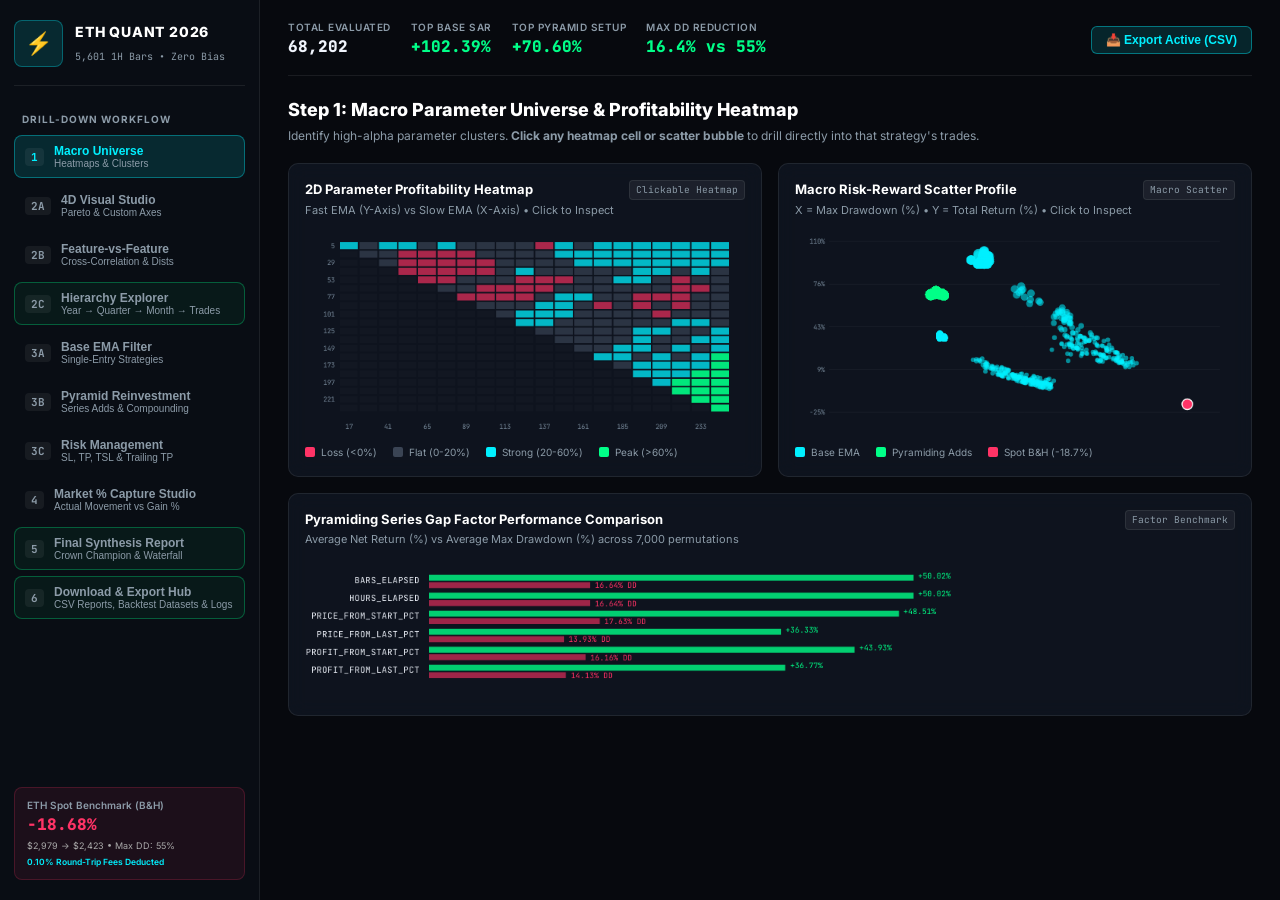
<file: A/index.html>
<!DOCTYPE html>
<html lang="en">
<head>
  <meta charset="UTF-8">
  <meta name="viewport" content="width=device-width, initial-scale=1.0">
  <title>ETH 2026 Quant Terminal &bull; Systematic Intelligence</title>
  <link rel="preconnect" href="https://fonts.googleapis.com">
  <link rel="preconnect" href="https://fonts.gstatic.com" crossorigin>
  <link href="https://fonts.googleapis.com/css2?family=Inter:wght@300;400;500;600;700;800&family=JetBrains+Mono:wght@400;500;600;700&display=swap" rel="stylesheet">
  <link rel="stylesheet" href="index.css">
</head>
<body>
  <div class="quant-layout">
    <!-- MOBILE TOPBAR & DRAWER TOGGLE (Visible on screens <= 900px) -->
    <header class="mobile-topbar" id="mobile-topbar">
      <div class="mobile-brand">
        <span class="mobile-brand-icon">⚡</span>
        <div>
          <span class="mobile-brand-title">ETH QUANT 2026</span>
          <span class="mobile-brand-sub">68,202 Backtests &bull; 0.10% RT</span>
        </div>
      </div>
      <div class="mobile-topbar-actions">
        <button class="mobile-menu-btn" id="mobile-menu-toggle" aria-label="Toggle navigation">
          <span></span><span></span><span></span>
        </button>
      </div>
    </header>
    <div class="sidebar-backdrop" id="sidebar-backdrop"></div>

    <!-- LEFT SIDEBAR NAVIGATION -->
    <aside class="sidebar" id="app-sidebar">
      <div class="sidebar-brand">
        <div class="brand-icon">⚡</div>
        <div class="brand-info">
          <span class="brand-title">ETH QUANT 2026</span>
          <span class="brand-sub">5,601 1H Bars &bull; Zero Bias</span>
        </div>
        <button class="mobile-sidebar-close" id="mobile-sidebar-close" aria-label="Close menu">&times;</button>
      </div>

      <!-- WORKFLOW FUNNEL STEPS -->
      <div class="nav-section-title">DRILL-DOWN WORKFLOW</div>
      <nav class="sidebar-nav">
        <button class="nav-item active" data-view="step1-macro">
          <span class="nav-num">1</span>
          <div class="nav-text">
            <span class="nav-title">Macro Universe</span>
            <span class="nav-desc">Heatmaps &amp; Clusters</span>
          </div>
        </button>

        <button class="nav-item" data-view="step2-studio">
          <span class="nav-num">2A</span>
          <div class="nav-text">
            <span class="nav-title">4D Visual Studio</span>
            <span class="nav-desc">Pareto &amp; Custom Axes</span>
          </div>
        </button>

        <button class="nav-item" data-view="step2-feat-corr">
          <span class="nav-num">2B</span>
          <div class="nav-text">
            <span class="nav-title">Feature-vs-Feature</span>
            <span class="nav-desc">Cross-Correlation &amp; Dists</span>
          </div>
        </button>

        <button class="nav-item highlight" data-view="step2-tree">
          <span class="nav-num">2C</span>
          <div class="nav-text">
            <span class="nav-title">Hierarchy Explorer</span>
            <span class="nav-desc">Year &rarr; Quarter &rarr; Month &rarr; Trades</span>
          </div>
        </button>

        <button class="nav-item" data-view="step3-base">
          <span class="nav-num">3A</span>
          <div class="nav-text">
            <span class="nav-title">Base EMA Filter</span>
            <span class="nav-desc">Single-Entry Strategies</span>
          </div>
        </button>

        <button class="nav-item" data-view="step3-pyramid">
          <span class="nav-num">3B</span>
          <div class="nav-text">
            <span class="nav-title">Pyramid Reinvestment</span>
            <span class="nav-desc">Series Adds &amp; Compounding</span>
          </div>
        </button>

        <button class="nav-item" data-view="step3-risk">
          <span class="nav-num">3C</span>
          <div class="nav-text">
            <span class="nav-title">Risk Management</span>
            <span class="nav-desc">SL, TP, TSL &amp; Trailing TP</span>
          </div>
        </button>

        <button class="nav-item" data-view="step4-overlay">
          <span class="nav-num">4</span>
          <div class="nav-text">
            <span class="nav-title">Market % Capture Studio</span>
            <span class="nav-desc">Actual Movement vs Gain %</span>
          </div>
        </button>

        <button class="nav-item highlight" data-view="step5-synthesis">
          <span class="nav-num">5</span>
          <div class="nav-text">
            <span class="nav-title">Final Synthesis Report</span>
            <span class="nav-desc">Crown Champion &amp; Waterfall</span>
          </div>
        </button>

        <button class="nav-item highlight" data-view="step6-downloads" id="nav-btn-downloads">
          <span class="nav-num">6</span>
          <div class="nav-text">
            <span class="nav-title">Download &amp; Export Hub</span>
            <span class="nav-desc">CSV Reports, Backtest Datasets &amp; Logs</span>
          </div>
        </button>
      </nav>

      <!-- SIDEBAR LIVE BENCHMARK CARD -->
      <div class="sidebar-bottom-card">
        <div class="sb-label">ETH Spot Benchmark (B&amp;H)</div>
        <div class="sb-val neg">-18.68%</div>
        <div class="sb-sub">$2,979 &rarr; $2,423 &bull; Max DD: 55%</div>
        <div class="sb-fee-badge">0.10% Round-Trip Fees Deducted</div>
      </div>
    </aside>

    <!-- MAIN APP CONTENT AREA -->
    <main class="main-content">
      <!-- MOBILE QUICK NAVIGATION TABS (Visible on mobile/tablets) -->
      <nav class="mobile-quick-nav" aria-label="Mobile quick view switcher">
        <div class="mobile-nav-scroll" id="mobile-nav-scroll">
          <button class="mobile-nav-chip active" data-view="step1-macro">1. Macro</button>
          <button class="mobile-nav-chip" data-view="step2-studio">2A. 4D Studio</button>
          <button class="mobile-nav-chip" data-view="step2-feat-corr">2B. Corr</button>
          <button class="mobile-nav-chip" data-view="step2-tree">2C. Tree</button>
          <button class="mobile-nav-chip" data-view="step3-base">3A. Base</button>
          <button class="mobile-nav-chip" data-view="step3-pyramid">3B. Pyramid</button>
          <button class="mobile-nav-chip" data-view="step3-risk">3C. Risk</button>
          <button class="mobile-nav-chip" data-view="step4-overlay">4. Capture</button>
          <button class="mobile-nav-chip" data-view="step5-synthesis">5. Synthesis</button>
          <button class="mobile-nav-chip highlight" data-view="step6-downloads">6. Downloads 📥</button>
        </div>
      </nav>

      <!-- TOP STATUS BAR -->
      <header class="topbar">
        <div class="topbar-stats">
          <div class="top-kpi">
            <span class="top-kpi-label">TOTAL EVALUATED</span>
            <span class="top-kpi-val" id="stat-total-strats">68,202</span>
          </div>
          <div class="top-kpi">
            <span class="top-kpi-label">TOP BASE SAR</span>
            <span class="top-kpi-val pos" id="stat-top-sar">+102.39%</span>
          </div>
          <div class="top-kpi">
            <span class="top-kpi-label">TOP PYRAMID SETUP</span>
            <span class="top-kpi-val pos" id="stat-top-pyr">+70.60%</span>
          </div>
          <div class="top-kpi">
            <span class="top-kpi-label">MAX DD REDUCTION</span>
            <span class="top-kpi-val pos">16.4% vs 55%</span>
          </div>
        </div>

        <div class="topbar-actions">
          <button class="action-btn" id="export-csv-btn">📥 Export Active (CSV)</button>
        </div>
      </header>

      <!-- ======================================================== -->
      <!-- STEP 1: MACRO UNIVERSE & HEATMAPS -->
      <!-- ======================================================== -->
      <div id="view-step1-macro" class="view-panel active">
        <div class="panel-header">
          <div>
            <h2>Step 1: Macro Parameter Universe &amp; Profitability Heatmap</h2>
            <p>Identify high-alpha parameter clusters. <strong>Click any heatmap cell or scatter bubble</strong> to drill directly into that strategy's trades.</p>
          </div>
        </div>

        <div class="grid-2col">
          <!-- 2D Heatmap Visualizer -->
          <div class="card">
            <div class="card-header">
              <div>
                <h3>2D Parameter Profitability Heatmap</h3>
                <p class="card-desc">Fast EMA (Y-Axis) vs Slow EMA (X-Axis) &bull; Click to Inspect</p>
              </div>
              <span class="badge">Clickable Heatmap</span>
            </div>
            <div class="canvas-wrapper">
              <canvas id="heatmapCanvas" width="580" height="270"></canvas>
              <div id="heatmap-tooltip" class="canvas-tooltip"></div>
            </div>
            <div class="canvas-legend">
              <span class="legend-item"><span class="legend-box" style="background:#ff3366;"></span> Loss (&lt;0%)</span>
              <span class="legend-item"><span class="legend-box" style="background:#3a4454;"></span> Flat (0-20%)</span>
              <span class="legend-item"><span class="legend-box" style="background:#00f0ff;"></span> Strong (20-60%)</span>
              <span class="legend-item"><span class="legend-box" style="background:#00ff88;"></span> Peak (&gt;60%)</span>
            </div>
          </div>

          <!-- Risk-Reward Scatter Visualizer -->
          <div class="card">
            <div class="card-header">
              <div>
                <h3>Macro Risk-Reward Scatter Profile</h3>
                <p class="card-desc">X = Max Drawdown (%) &bull; Y = Total Return (%) &bull; Click to Inspect</p>
              </div>
              <span class="badge">Macro Scatter</span>
            </div>
            <div class="canvas-wrapper">
              <canvas id="scatterCanvas" width="580" height="270"></canvas>
              <div id="scatter-tooltip" class="canvas-tooltip"></div>
            </div>
            <div class="canvas-legend">
              <span class="legend-item"><span class="legend-box" style="background:#00f0ff;"></span> Base EMA</span>
              <span class="legend-item"><span class="legend-box" style="background:#00ff88;"></span> Pyramiding Adds</span>
              <span class="legend-item"><span class="legend-box" style="background:#ff3366;"></span> Spot B&amp;H (-18.7%)</span>
            </div>
          </div>
        </div>

        <!-- Factor Comparison Bar -->
        <div class="card" style="margin-top: 16px;">
          <div class="card-header">
            <div>
              <h3>Pyramiding Series Gap Factor Performance Comparison</h3>
              <p class="card-desc">Average Net Return (%) vs Average Max Drawdown (%) across 7,000 permutations</p>
            </div>
            <span class="badge">Factor Benchmark</span>
          </div>
          <div class="canvas-wrapper">
            <canvas id="factorBarCanvas" width="1200" height="180"></canvas>
            <div id="factor-tooltip" class="canvas-tooltip"></div>
          </div>
        </div>
      </div>

      <!-- ======================================================== -->
      <!-- STEP 2A: 4D MULTI-FEATURE VISUAL STUDIO -->
      <!-- ======================================================== -->
      <div id="view-step2-studio" class="view-panel">
        <div class="panel-header">
          <div>
            <h2>Step 2A: 4D Multi-Feature Interactive Studio</h2>
            <p>Customize quantitative dimensions and analyze non-dominated strategies on the <strong>Pareto Optimal Frontier</strong>.</p>
          </div>
        </div>

        <!-- Studio Control Bar -->
        <div class="filter-box">
          <div class="filter-box-title">🎛️ Configure Custom 4D Visual Axes across All Features:</div>
          <div class="filter-controls-grid">
            <div class="form-group">
              <label>X-Axis Dimension:</label>
              <select id="studio-axis-x" class="select-input">
                <option value="Max_DD_Pct" selected>Max Drawdown (%)</option>
                <option value="Total_Ret_Pct">Total Net Return (%)</option>
                <option value="Net_PnL_USD">Net Profit ($)</option>
                <option value="Final_Equity">Final Equity ($)</option>
                <option value="Sharpe">Sharpe Ratio</option>
                <option value="Sortino">Sortino Ratio</option>
                <option value="Calmar">Calmar Ratio</option>
                <option value="Win_Rate_Pct">Win Rate (%)</option>
                <option value="Profit_Factor">Profit Factor</option>
                <option value="Expectancy_Pct">Expectancy (%)</option>
                <option value="Total_Trades">Total Trades Count</option>
                <option value="Avg_Hold_Hours">Avg Hold Time (h)</option>
                <option value="Exposure_Pct">Market Exposure (%)</option>
                <option value="Fees_Applied_Pct">Fee Drag (%)</option>
                <option value="Composite_Score">Institutional Score (0-100)</option>
              </select>
            </div>

            <div class="form-group">
              <label>Y-Axis Dimension:</label>
              <select id="studio-axis-y" class="select-input">
                <option value="Total_Ret_Pct" selected>Total Net Return (%)</option>
                <option value="Net_PnL_USD">Net Profit ($)</option>
                <option value="Final_Equity">Final Equity ($)</option>
                <option value="Max_DD_Pct">Max Drawdown (%)</option>
                <option value="Sharpe">Sharpe Ratio</option>
                <option value="Sortino">Sortino Ratio</option>
                <option value="Calmar">Calmar Ratio</option>
                <option value="Profit_Factor">Profit Factor</option>
                <option value="Expectancy_Pct">Expectancy (%)</option>
                <option value="Win_Rate_Pct">Win Rate (%)</option>
                <option value="Exposure_Pct">Market Exposure (%)</option>
                <option value="Fees_Applied_Pct">Fee Drag (%)</option>
                <option value="Composite_Score">Institutional Score (0-100)</option>
              </select>
            </div>

            <div class="form-group">
              <label>Bubble Size (Z-Axis):</label>
              <select id="studio-axis-size" class="select-input">
                <option value="Sharpe" selected>Sharpe Ratio</option>
                <option value="Sortino">Sortino Ratio</option>
                <option value="Calmar">Calmar Ratio</option>
                <option value="Win_Rate_Pct">Win Rate (%)</option>
                <option value="Profit_Factor">Profit Factor</option>
                <option value="Expectancy_Pct">Expectancy (%)</option>
                <option value="Total_Trades">Total Trades</option>
                <option value="Net_PnL_USD">Net Profit ($)</option>
                <option value="Composite_Score">Institutional Score</option>
              </select>
            </div>

            <div class="form-group">
              <label>Color Gradient (W-Axis):</label>
              <select id="studio-axis-color" class="select-input">
                <option value="Logic" selected>By Model Archetype</option>
                <option value="Profit_Factor">By Profit Factor (Gradient)</option>
                <option value="Sharpe">By Sharpe Ratio (Gradient)</option>
                <option value="Calmar">By Calmar Ratio (Gradient)</option>
                <option value="Composite_Score">By Institutional Score (Gradient)</option>
                <option value="Fees_Applied_Pct">By Fee Drag (Gradient)</option>
              </select>
            </div>

            <div class="form-group">
              <label>Pareto Boundary:</label>
              <button class="pill-btn active" id="btn-toggle-pareto">✓ Pareto Frontier ON</button>
            </div>
          </div>
        </div>

        <!-- 4D Canvas Card -->
        <div class="card" style="margin-top: 16px;">
          <div class="card-header">
            <div>
              <h3 id="studio-plot-title">Custom 4D Plot: Max Drawdown (%) vs Total Net Return (%)</h3>
              <p class="card-desc" id="studio-plot-desc">Hover over any bubble for 4-factor readout &bull; Click to launch complete strategy audit</p>
            </div>
            <span class="badge" id="studio-count-badge">400 Strategies Analyzed</span>
          </div>
          <div class="canvas-wrapper">
            <canvas id="studioCanvas" width="1200" height="340"></canvas>
            <div id="studio-tooltip" class="canvas-tooltip"></div>
          </div>
        </div>
      </div>

      <!-- ======================================================== -->
      <!-- STEP 2B: FEATURE-VS-FEATURE COMPARATIVE STUDIO -->
      <!-- ======================================================== -->
      <div id="view-step2-feat-corr" class="view-panel">
        <div class="panel-header">
          <div>
            <h2>Step 2B: Feature-vs-Feature Comparative Studio &amp; Cross-Correlations</h2>
            <p>Empirical statistical relationships derived directly from 60,762 fee-adjusted backtests.</p>
          </div>
        </div>

        <div class="grid-2col">
          <!-- Correlation Heatmap Canvas -->
          <div class="card">
            <div class="card-header">
              <div>
                <h3>Empirical Feature Correlation Matrix</h3>
                <p class="card-desc">Hover to view mathematical Pearson correlation coefficient (r)</p>
              </div>
              <span class="badge">Correlation Matrix</span>
            </div>
            <div class="canvas-wrapper">
              <canvas id="featureCorrCanvas" width="580" height="280"></canvas>
              <div id="feat-corr-tooltip" class="canvas-tooltip"></div>
            </div>
          </div>

          <!-- Feature Distribution / Density Canvas -->
          <div class="card">
            <div class="card-header">
              <div>
                <h3 id="feat-dist-title">Comparative Feature Distribution Density</h3>
                <p class="card-desc">Histogram bins &amp; statistical percentiles</p>
              </div>
              <span class="badge">Distribution Bins</span>
            </div>
            <div class="canvas-wrapper">
              <canvas id="featureDistCanvas" width="580" height="280"></canvas>
              <div id="feat-dist-tooltip" class="canvas-tooltip"></div>
            </div>
          </div>
        </div>

        <!-- Empirical Feature Insights Strip -->
        <div class="correlation-strip-grid" style="margin-top: 16px;">
          <div class="strip-card">
            <div class="strip-title">Win Rate &rarr; Drawdown Impact</div>
            <div class="strip-val neg">r = -0.640</div>
            <div class="strip-sub">Higher win rate strongly suppresses drawdown depth</div>
          </div>
          <div class="strip-card">
            <div class="strip-title">Sharpe &rarr; Return Alignment</div>
            <div class="strip-val pos">r = +0.962</div>
            <div class="strip-sub">Net returns tightly mirror risk-adjusted Sharpe</div>
          </div>
          <div class="strip-card">
            <div class="strip-title">Trade Count &rarr; Fee Erosion</div>
            <div class="strip-val neg">r = +0.327</div>
            <div class="strip-sub">Higher churn increases drawdown via 0.10% friction</div>
          </div>
          <div class="strip-card">
            <div class="strip-title">Profit Factor &rarr; Return Power</div>
            <div class="strip-val pos">r = +0.794</div>
            <div class="strip-sub">Payoff ratio dominates total compounding growth</div>
          </div>
        </div>
      </div>

      <!-- ======================================================== -->
      <!-- STEP 2C: HIERARCHICAL MULTI-LEVEL DRILL-DOWN EXPLORER -->
      <!-- ======================================================== -->
      <div id="view-step2-tree" class="view-panel">
        <div class="panel-header">
          <div>
            <h2>Step 2C: Hierarchical Multi-Level Data Drill-Down Explorer</h2>
            <p>Drill through aggregated yearly portfolios &rarr; quarterly summaries &rarr; monthly performances &rarr; individual trade series &rarr; step-by-step tranche micro-events.</p>
          </div>
        </div>

        <!-- Breadcrumb Navigation Bar -->
        <div class="breadcrumb-trail" id="tree-breadcrumb">
          <span class="breadcrumb-item active" data-level="root">2026 Overall Universe</span>
        </div>

        <!-- Multi-Tier Hierarchy Filter Box -->
        <div class="filter-box">
          <div class="filter-box-title">⚡ Multi-Tier Hierarchy Filters:</div>
          <div class="filter-controls-grid">
            <div class="form-group">
              <label>Filter Portfolio Category:</label>
              <select id="tree-filter-category" class="select-input">
                <option value="ALL" selected>All Categories (Full Universe)</option>
                <option value="Pyramiding Reinvestment">Pyramiding Reinvestment</option>
                <option value="Base Single-Entry">Base Single-Entry</option>
                <option value="Risk-Managed Systems">Risk-Managed Systems</option>
              </select>
            </div>

            <div class="form-group">
              <label>Filter Quarter / Horizon:</label>
              <select id="tree-filter-quarter" class="select-input">
                <option value="ALL" selected>Full Year 2026</option>
                <option value="Q1 2026">Q1 2026 (Jan - Mar)</option>
                <option value="Q2 2026">Q2 2026 (Apr - Jun)</option>
                <option value="Q3 2026">Q3 2026 (Jul - Aug)</option>
              </select>
            </div>

            <div class="form-group">
              <label>Trade Direction:</label>
              <select id="tree-filter-direction" class="select-input">
                <option value="ALL" selected>All Directions (Long &amp; Short)</option>
                <option value="LONG">Longs Only</option>
                <option value="SHORT">Shorts Only</option>
              </select>
            </div>

            <div class="form-group">
              <label>Period / Trade Outcome:</label>
              <select id="tree-filter-outcome" class="select-input">
                <option value="ALL" selected>All Outcomes</option>
                <option value="WIN">Profitable Periods / Trades (&gt;0%)</option>
                <option value="LOSS">Drawdown Periods / Trades (&le;0%)</option>
              </select>
            </div>

            <div class="form-group full-col">
              <div class="pill-group">
                <button class="pill-btn" id="btn-tree-expand-all">[+] Expand All Levels</button>
                <button class="pill-btn" id="btn-tree-collapse-all">[-] Collapse All</button>
                <button class="preset-btn" id="btn-tree-reset-filters">↺ Reset Hierarchy Filters</button>
              </div>
            </div>
          </div>
        </div>

        <!-- Tree Nodes Container -->
        <div class="tree-container" id="tree-root-container">
          <!-- Populated dynamically by app.js -->
        </div>
      </div>

      <!-- ======================================================== -->
      <!-- STEP 3A: BASE EMA MULTI-FILTER MATRIX -->
      <!-- ======================================================== -->
      <div id="view-step3-base" class="view-panel">
        <div class="panel-header">
          <div>
            <h2>Step 3A: Base EMA Strategy Filter Matrix (Without Reinvestment)</h2>
            <p>Filter through single-entry strategies ($X=0, Y=0$) across periods, returns, Sharpe, drawdown, and win rates.</p>
          </div>
        </div>

        <!-- Base Logic Tabs -->
        <div class="subnav-tabs">
          <button class="subtab-btn active" data-logic="EMA_CROSS_SAR">EMA Crossover (SAR Long/Short)</button>
          <button class="subtab-btn" data-logic="EMA_CROSS_LONG_ONLY">EMA Crossover (Long/Cash Only)</button>
          <button class="subtab-btn" data-logic="PRICE_EMA_SAR">Price vs Single EMA (SAR)</button>
          <button class="subtab-btn" data-logic="PRICE_EMA_LONG_ONLY">Price vs Single EMA (Long Only)</button>
        </div>

        <!-- Visual Distribution Strip -->
        <div class="grid-2col" style="margin-bottom: 16px;">
          <div class="card">
            <div class="card-header">
              <div>
                <h3>Return &amp; Drawdown Spectrum (Active Filter)</h3>
                <p class="card-desc">Top 15 filtered strategies &bull; Green = Net Return, Red = Max DD</p>
              </div>
              <span class="badge">Live Filter Chart</span>
            </div>
            <div class="canvas-wrapper">
              <canvas id="baseReturnBarCanvas" width="580" height="190"></canvas>
              <div id="base-return-tooltip" class="canvas-tooltip"></div>
            </div>
          </div>

          <div class="card">
            <div class="card-header">
              <div>
                <h3>Win Rate vs Profit Factor Efficiency</h3>
                <p class="card-desc">X = Win Rate (%) &bull; Y = Profit Factor &bull; Bubble Size = Trades</p>
              </div>
              <span class="badge">Efficiency Plot</span>
            </div>
            <div class="canvas-wrapper">
              <canvas id="baseWinPfCanvas" width="580" height="190"></canvas>
              <div id="base-winpf-tooltip" class="canvas-tooltip"></div>
            </div>
          </div>
        </div>

        <!-- Multi-Filter Grid for Base -->
        <div class="filter-box">
          <div class="filter-box-title">⚡ Multi-Dimension Parameter Filters:</div>
          <div class="filter-controls-grid">
            <div class="form-group">
              <label>Search EMA (Text):</label>
              <input type="text" id="base-filter-input" class="text-input" placeholder="e.g. 209, 223, 82...">
            </div>

            <div class="form-group">
              <label>Fast EMA Range: <span id="val-fast-range" class="filter-badge">5 - 250</span></label>
              <div class="range-dual">
                <input type="range" id="range-fast-min" min="5" max="250" value="5">
                <input type="range" id="range-fast-max" min="5" max="250" value="250">
              </div>
            </div>

            <div class="form-group">
              <label>Min Sharpe: <span id="val-min-sharpe" class="filter-badge">&ge; 0.0</span></label>
              <input type="range" id="range-min-sharpe" min="0" max="2.5" step="0.1" value="0">
            </div>

            <div class="form-group">
              <label>Max Drawdown Cap: <span id="val-max-dd" class="filter-badge">&le; 60%</span></label>
              <input type="range" id="range-max-dd" min="10" max="60" step="1" value="60">
            </div>

            <div class="form-group">
              <label>Min Win Rate: <span id="val-min-winrate" class="filter-badge">&ge; 0%</span></label>
              <input type="range" id="range-min-winrate" min="0" max="70" step="5" value="0">
            </div>

            <div class="form-group full-col">
              <label>Quick Presets:</label>
              <div class="pill-group">
                <button class="preset-btn" data-preset="inst">🏛️ Institutional (Fast &ge; 180)</button>
                <button class="preset-btn" data-preset="scalp">⚡ Fast Scalp (Fast &le; 30)</button>
                <button class="preset-btn" data-preset="lowdd">🛡️ Low DD (&le; 20%)</button>
                <button class="preset-btn" data-preset="highsharpe">⭐ Sharpe &ge; 1.8</button>
                <button class="preset-btn" id="btn-clear-base-filters" data-preset="reset">↺ Clear Filters</button>
              </div>
            </div>
          </div>
        </div>

        <!-- Full-Feature Base Table Container -->
        <div class="table-card">
          <div class="table-responsive">
            <table class="quant-table" id="base-table">
              <thead>
                <tr>
                  <th>Rank</th>
                  <th>Parameters</th>
                  <th class="sortable" data-table="base" data-sort="Total_Ret_Pct">Total Return &#9662;</th>
                  <th class="sortable" data-table="base" data-sort="Net_PnL_USD">Net Profit ($)</th>
                  <th class="sortable" data-table="base" data-sort="Final_Equity">Final Equity</th>
                  <th class="sortable" data-table="base" data-sort="Alpha_Pct">Alpha vs BH</th>
                  <th class="sortable" data-table="base" data-sort="Max_DD_Pct">Max DD</th>
                  <th class="sortable" data-table="base" data-sort="Sharpe">Sharpe</th>
                  <th class="sortable" data-table="base" data-sort="Sortino">Sortino</th>
                  <th class="sortable" data-table="base" data-sort="Calmar">Calmar</th>
                  <th class="sortable" data-table="base" data-sort="Win_Rate_Pct">Win Rate</th>
                  <th class="sortable" data-table="base" data-sort="Profit_Factor">Profit Factor</th>
                  <th class="sortable" data-table="base" data-sort="Expectancy_Pct">Expectancy</th>
                  <th class="sortable" data-table="base" data-sort="Total_Trades">Trades</th>
                  <th class="sortable" data-table="base" data-sort="Avg_Hold_Hours">Avg Hold</th>
                  <th class="sortable" data-table="base" data-sort="Exposure_Pct">Exposure</th>
                  <th class="sortable" data-table="base" data-sort="Fees_Applied_Pct">Fee Drag</th>
                  <th class="sortable" data-table="base" data-sort="Composite_Score">Score</th>
                  <th>Action</th>
                </tr>
              </thead>
              <tbody id="base-tbody">
                <!-- Populated by JS -->
              </tbody>
            </table>
          </div>

          <div class="pagination-bar">
            <div class="page-info" id="base-page-info">Showing 1-25 of 500 strategies</div>
            <div class="page-controls">
              <button class="page-btn" id="base-prev-btn" disabled>&larr; Prev</button>
              <span class="page-current" id="base-page-current">Page 1</span>
              <button class="page-btn" id="base-next-btn">Next &rarr;</button>
            </div>
          </div>
        </div>
      </div>

      <!-- ======================================================== -->
      <!-- STEP 3B: PYRAMIDING & REINVESTMENT MATRIX -->
      <!-- ======================================================== -->
      <div id="view-step3-pyramid" class="view-panel">
        <div class="panel-header">
          <div>
            <h2>Step 3B: Pyramiding &amp; Series Reinvestment Engine ($X=n, Y=n$)</h2>
            <p>Deploy continuous tranche additions during verified trends. Filter across factors, tranche sizes, and triggers.</p>
          </div>
        </div>

        <!-- Pyramiding Visual Distribution Strip -->
        <div class="grid-2col" style="margin-bottom: 16px;">
          <div class="card">
            <div class="card-header">
              <div>
                <h3>Tranche Size (X%) vs Compounding Efficiency</h3>
                <p class="card-desc">Average Net Return (%) across X% tranche sizes ($500 to $5,000 per add)</p>
              </div>
              <span class="badge">Tranche Curve</span>
            </div>
            <div class="canvas-wrapper">
              <canvas id="pyrTrancheCanvas" width="580" height="190"></canvas>
              <div id="pyr-tranche-tooltip" class="canvas-tooltip"></div>
            </div>
          </div>

          <div class="card">
            <div class="card-header">
              <div>
                <h3>Series Tranche Additions vs Risk Protection</h3>
                <p class="card-desc">Number of Adds deployed vs Max Drawdown (%) for active pyramid filter</p>
              </div>
              <span class="badge">Risk Spectrum</span>
            </div>
            <div class="canvas-wrapper">
              <canvas id="pyrAddsCanvas" width="580" height="190"></canvas>
              <div id="pyr-adds-tooltip" class="canvas-tooltip"></div>
            </div>
          </div>
        </div>

        <!-- Multi-Filter Panel for Pyramiding -->
        <div class="filter-box">
          <div class="filter-box-title">⚡ Multi-Factor Pyramiding Controls:</div>
          <div class="filter-controls-grid">
            <div class="form-group full-col">
              <label>Filter by Trigger Factor (Y):</label>
              <div class="pill-group" id="pyr-factor-pills">
                <button class="pill-btn active" data-factor="ALL">All Factors</button>
                <button class="pill-btn" data-factor="BARS_ELAPSED">Bars Elapsed</button>
                <button class="pill-btn" data-factor="HOURS_ELAPSED">Hours Elapsed</button>
                <button class="pill-btn" data-factor="PRICE_FROM_START_PCT">Price % from Start</button>
                <button class="pill-btn" data-factor="PRICE_FROM_LAST_PCT">Price % from Last</button>
                <button class="pill-btn" data-factor="PROFIT_FROM_START_PCT">Profit % from Start</button>
                <button class="pill-btn" data-factor="PROFIT_FROM_LAST_PCT">Profit % from Last</button>
              </div>
            </div>

            <div class="form-group full-col">
              <label>Tranche Allocation Size (X% of $10k):</label>
              <div class="pill-group" id="pyr-x-pills">
                <button class="pill-btn-sm active" data-x="ALL">All X%</button>
                <button class="pill-btn-sm" data-x="5">5% ($500)</button>
                <button class="pill-btn-sm" data-x="10">10% ($1k)</button>
                <button class="pill-btn-sm" data-x="15">15% ($1.5k)</button>
                <button class="pill-btn-sm" data-x="20">20% ($2k)</button>
                <button class="pill-btn-sm" data-x="25">25% ($2.5k)</button>
                <button class="pill-btn-sm" data-x="30">30% ($3k)</button>
                <button class="pill-btn-sm" data-x="50">50% ($5k)</button>
              </div>
            </div>

            <div class="form-group">
              <label>Search Note / Strategy:</label>
              <input type="text" id="pyr-filter-input" class="text-input" placeholder="e.g. HOURS_ELAPSED, 207, 10%...">
            </div>

            <div class="form-group">
              <label>Min Net Return: <span id="val-pyr-min-ret" class="filter-badge">&ge; 0%</span></label>
              <input type="range" id="range-pyr-min-ret" min="0" max="80" step="5" value="0">
            </div>

            <div class="form-group">
              <label>Max Drawdown Cap: <span id="val-pyr-max-dd" class="filter-badge">&le; 40%</span></label>
              <input type="range" id="range-pyr-max-dd" min="15" max="40" step="1" value="40">
            </div>

            <div class="form-group">
              <label>Min Series Adds: <span id="val-pyr-min-adds" class="filter-badge">&ge; 0</span></label>
              <input type="range" id="range-pyr-min-adds" min="0" max="150" step="10" value="0">
            </div>

            <div class="form-group full-col">
              <button class="preset-btn" id="btn-clear-pyr-filters">↺ Clear Pyramid Filters</button>
            </div>
          </div>
        </div>

        <!-- Full-Feature Pyramid Strategy Table Container -->
        <div class="table-card">
          <div class="table-responsive">
            <table class="quant-table" id="pyramid-table">
              <thead>
                <tr>
                  <th>Rank</th>
                  <th>Strategy Note</th>
                  <th>Trigger Factor (Y)</th>
                  <th>Threshold</th>
                  <th>Tranche (X%)</th>
                  <th>$/Add</th>
                  <th class="sortable" data-table="pyramid" data-sort="Total_Return_Pct">Total Return &#9662;</th>
                  <th class="sortable" data-table="pyramid" data-sort="Net_PnL_USD">Net Profit ($)</th>
                  <th class="sortable" data-table="pyramid" data-sort="Final_Equity">Final Equity</th>
                  <th class="sortable" data-table="pyramid" data-sort="Alpha_vs_Base_Pct">Alpha vs Base</th>
                  <th class="sortable" data-table="pyramid" data-sort="Alpha_vs_BH_Pct">Alpha vs BH</th>
                  <th class="sortable" data-table="pyramid" data-sort="Max_Drawdown_Pct">Max DD</th>
                  <th class="sortable" data-table="pyramid" data-sort="Sharpe">Sharpe</th>
                  <th class="sortable" data-table="pyramid" data-sort="Sortino">Sortino</th>
                  <th class="sortable" data-table="pyramid" data-sort="Calmar">Calmar</th>
                  <th class="sortable" data-table="pyramid" data-sort="Win_Rate_Pct">Win Rate</th>
                  <th class="sortable" data-table="pyramid" data-sort="Profit_Factor">Profit Factor</th>
                  <th class="sortable" data-table="pyramid" data-sort="Total_Series_Adds">Total Adds</th>
                  <th class="sortable" data-table="pyramid" data-sort="Avg_Adds_Per_Trade">Avg Adds/Tr</th>
                  <th class="sortable" data-table="pyramid" data-sort="Fees_Applied_Pct">Fee Drag</th>
                  <th class="sortable" data-table="pyramid" data-sort="Composite_Score">Score</th>
                  <th>Action</th>
                </tr>
              </thead>
              <tbody id="pyramid-tbody">
                <!-- Populated by JS -->
              </tbody>
            </table>
          </div>

          <div class="pagination-bar">
            <div class="page-info" id="pyr-page-info">Showing 1-25 of 500 strategies</div>
            <div class="page-controls">
              <button class="page-btn" id="pyr-prev-btn" disabled>&larr; Prev</button>
              <span class="page-current" id="pyr-page-current">Page 1</span>
              <button class="page-btn" id="pyr-next-btn">Next &rarr;</button>
            </div>
          </div>
        </div>
      </div>

      <!-- ======================================================== -->
      <!-- STEP 3C: TP / SL & TRAILING RISK MANAGEMENT STUDIO -->
      <!-- ======================================================== -->
      <div id="view-step3-risk" class="view-panel">
        <div class="panel-header">
          <div>
            <h2>Step 3C: Stop Loss, Take Profit &amp; Trailing Risk Management Studio</h2>
            <p>Empirical evaluation of 440 Stop Loss, Take Profit, Trailing Stops, and Trailing TP combinations across Re-Entry Modes.</p>
          </div>
        </div>

        <!-- Re-Entry Mode Switcher -->
        <div class="subnav-tabs">
          <button class="subtab-btn active" id="btn-reentry-wait" data-reentry="WAIT_NEXT_FLIP">Mode A: Wait for Next Signal Flip (Conservative)</button>
          <button class="subtab-btn" id="btn-reentry-re" data-reentry="RE_ENTER_IMMEDIATE">Mode B: Immediate Trend Re-Entry (Compounding Scalp)</button>
        </div>

        <!-- Risk Visuals Grid -->
        <div class="grid-2col" style="margin-bottom: 16px;">
          <!-- Risk Scatter Canvas -->
          <div class="card">
            <div class="card-header">
              <div>
                <h3>Risk-Reward Scatter: Return vs Max Drawdown</h3>
                <p class="card-desc">Hover for full risk parameter breakdown &bull; Click to inspect trades</p>
              </div>
              <span class="badge">Risk Scatter</span>
            </div>
            <div class="canvas-wrapper">
              <canvas id="riskScatterCanvas" width="580" height="200"></canvas>
              <div id="risk-scatter-tooltip" class="canvas-tooltip"></div>
            </div>
          </div>

          <!-- Risk Archetype Comparison Bar -->
          <div class="card">
            <div class="card-header">
              <div>
                <h3>Average Return by Risk Archetype</h3>
                <p class="card-desc">Fixed SL vs Fixed TP vs Trailing SL vs Trailing TP vs Baseline</p>
              </div>
              <span class="badge">Archetype Benchmark</span>
            </div>
            <div class="canvas-wrapper">
              <canvas id="riskArchetypeBarCanvas" width="580" height="200"></canvas>
              <div id="risk-bar-tooltip" class="canvas-tooltip"></div>
            </div>
          </div>
        </div>

        <!-- Risk Filter Panel -->
        <div class="filter-box">
          <div class="filter-box-title">⚡ Risk Control Parameter Filters:</div>
          <div class="filter-controls-grid">
            <div class="form-group full-col">
              <label>Filter by Risk Archetype:</label>
              <div class="pill-group" id="risk-archetype-pills">
                <button class="pill-btn active" data-archetype="ALL">All Archetypes (440)</button>
                <button class="pill-btn" data-archetype="NO_SL_NO_TP">No SL / No TP Baseline</button>
                <button class="pill-btn" data-archetype="FIXED_SL_ONLY">Fixed SL Only</button>
                <button class="pill-btn" data-archetype="FIXED_TP_ONLY">Fixed TP Only</button>
                <button class="pill-btn" data-archetype="FIXED_SL_AND_TP">Fixed SL + Fixed TP</button>
                <button class="pill-btn" data-archetype="TRAILING_SL_ONLY">Trailing SL Only</button>
                <button class="pill-btn" data-archetype="TRAILING_TP_ONLY">Trailing TP Only</button>
                <button class="pill-btn" data-archetype="TRAILING_SL_AND_FIXED_TP">TSL + Fixed TP</button>
              </div>
            </div>

            <div class="form-group">
              <label>Search Risk Setup:</label>
              <input type="text" id="risk-filter-input" class="text-input" placeholder="e.g. Fixed SL 5%, Trailing TP...">
            </div>

            <div class="form-group">
              <label>Min Net Return: <span id="val-risk-min-ret" class="filter-badge">&ge; -50%</span></label>
              <input type="range" id="range-risk-min-ret" min="-50" max="200" step="10" value="-50">
            </div>

            <div class="form-group">
              <label>Max Drawdown Cap: <span id="val-risk-max-dd" class="filter-badge">&le; 60%</span></label>
              <input type="range" id="range-risk-max-dd" min="5" max="60" step="1" value="60">
            </div>

            <div class="form-group full-col">
              <button class="preset-btn" id="btn-clear-risk-filters">↺ Clear Risk Filters</button>
            </div>
          </div>
        </div>

        <!-- Full-Feature Risk Table -->
        <div class="table-card">
          <div class="table-responsive">
            <table class="quant-table" id="risk-table">
              <thead>
                <tr>
                  <th>Rank</th>
                  <th>Risk Configuration</th>
                  <th>Archetype</th>
                  <th class="sortable" data-table="risk" data-sort="Total_Return_Pct">Total Return &#9662;</th>
                  <th class="sortable" data-table="risk" data-sort="Net_PnL_USD">Net Profit ($)</th>
                  <th class="sortable" data-table="risk" data-sort="Final_Equity">Final Equity</th>
                  <th class="sortable" data-table="risk" data-sort="Max_Drawdown_Pct">Max DD</th>
                  <th class="sortable" data-table="risk" data-sort="Sharpe">Sharpe</th>
                  <th class="sortable" data-table="risk" data-sort="Sortino">Sortino</th>
                  <th class="sortable" data-table="risk" data-sort="Calmar">Calmar</th>
                  <th class="sortable" data-table="risk" data-sort="Win_Rate_Pct">Win Rate</th>
                  <th class="sortable" data-table="risk" data-sort="Profit_Factor">Profit Factor</th>
                  <th class="sortable" data-table="risk" data-sort="Total_Trades">Trades</th>
                  <th class="sortable" data-table="risk" data-sort="Avg_Hold_Hours">Avg Hold</th>
                  <th class="sortable" data-table="risk" data-sort="Exposure_Pct">Exposure</th>
                  <th>Action</th>
                </tr>
              </thead>
              <tbody id="risk-tbody">
                <!-- Populated by JS -->
              </tbody>
            </table>
          </div>

          <div class="pagination-bar">
            <div class="page-info" id="risk-page-info">Showing 1-25 of 220 setups</div>
            <div class="page-controls">
              <button class="page-btn" id="risk-prev-btn" disabled>&larr; Prev</button>
              <span class="page-current" id="risk-page-current">Page 1</span>
              <button class="page-btn" id="risk-next-btn">Next &rarr;</button>
            </div>
          </div>
        </div>
      </div>

      <!-- ======================================================== -->
      <!-- STEP 4: MARKET % MOVEMENT CAPTURE & OVERLAY STUDIO -->
      <!-- ======================================================== -->
      <div id="view-step4-overlay" class="view-panel">
        <div class="panel-header">
          <div>
            <h2>Step 4: Market % Movement vs Realized Gain % Capture Studio</h2>
            <p>Direct mathematical comparison between <strong>Actual ETH Market Movement (%)</strong> and <strong>Strategy Realized Profit (%)</strong> over time.</p>
          </div>
        </div>

        <!-- Institutional Movement Capture KPI Strip -->
        <div class="correlation-strip-grid" style="margin-bottom: 16px;">
          <div class="strip-card">
            <div class="strip-title">Actual Market Movement</div>
            <div class="strip-val neg">-18.68%</div>
            <div class="strip-sub">Total underlying path ($2,979 &rarr; $2,423)</div>
          </div>
          <div class="strip-card">
            <div class="strip-title">Base SAR Realized Profit</div>
            <div class="strip-val pos">+102.39%</div>
            <div class="strip-sub">Net profit generated from market path</div>
          </div>
          <div class="strip-card">
            <div class="strip-title">Net Alpha Spread Gained</div>
            <div class="strip-val pos" style="color:#00ff88;">+121.07%</div>
            <div class="strip-sub">Excess return above underlying asset</div>
          </div>
          <div class="strip-card">
            <div class="strip-title">Gross Trend Extraction</div>
            <div class="strip-val pos" style="color:#00f0ff;">5.48x Multiplier</div>
            <div class="strip-sub">Directional velocity converted to net alpha</div>
          </div>
        </div>

        <!-- Normalized % Movement vs % Gain Over Time Canvas -->
        <div class="card">
          <div class="card-header">
            <div>
              <h3>Cumulative Percent Change Over Time (% Movement vs % Gained)</h3>
              <p class="card-desc">Normalized from 0.0% &bull; Hover across timeline to inspect exact % movement, % gain, and alpha spread</p>
            </div>
            <span class="badge">Movement Scrubber</span>
          </div>
          <div class="canvas-wrapper">
            <canvas id="marketMovementCanvas" width="1200" height="280"></canvas>
            <div id="market-movement-tooltip" class="canvas-tooltip"></div>
          </div>
          <div class="canvas-legend">
            <span class="legend-item"><span class="legend-box" style="background:#00f0ff;"></span> Top Base SAR Gained (+102.4%)</span>
            <span class="legend-item"><span class="legend-box" style="background:#00ff88;"></span> Top Pyramid SAR Gained (+70.6%)</span>
            <span class="legend-item"><span class="legend-box" style="background:#ffb800;"></span> Base Long-Only Gained (+37.0%)</span>
            <span class="legend-item"><span class="legend-box" style="background:#ff3366;"></span> ETH Market Movement (-18.68%)</span>
            <span class="legend-item"><span class="legend-box" style="background:#ff007a;"></span> Alpha Spread Gap (Spread Curve)</span>
          </div>
        </div>

        <!-- Seasonality Matrix Comparison Table -->
        <div class="table-card" style="margin-top: 20px;">
          <div class="table-header-bar">
            <h3>2026 Monthly Seasonality Matrix (Model Benchmark)</h3>
          </div>
          <div class="table-responsive">
            <table class="quant-table">
              <thead>
                <tr>
                  <th>Strategy Archetype</th>
                  <th>Jan 2026</th>
                  <th>Feb 2026</th>
                  <th>Mar 2026</th>
                  <th>Apr 2026</th>
                  <th>May 2026</th>
                  <th>Jun 2026</th>
                  <th>Jul 2026</th>
                  <th>Aug 2026</th>
                  <th>Total Return</th>
                  <th>Max DD</th>
                </tr>
              </thead>
              <tbody>
                <tr>
                  <td><strong>ETH Spot Buy &amp; Hold</strong></td>
                  <td class="neg">-17.71%</td>
                  <td class="neg">-19.88%</td>
                  <td class="pos">+7.17%</td>
                  <td class="pos">+7.22%</td>
                  <td class="neg">-11.10%</td>
                  <td class="neg">-21.67%</td>
                  <td class="pos">+18.49%</td>
                  <td class="pos">+29.89%</td>
                  <td class="neg" style="font-weight:700;">-18.68%</td>
                  <td class="neg">55.0%</td>
                </tr>
                <tr>
                  <td><span class="strat-pill">Base EMA (209, 223) SAR</span></td>
                  <td class="pos">+18.84%</td>
                  <td class="pos">+15.34%</td>
                  <td class="neg">-6.02%</td>
                  <td class="pos">+4.28%</td>
                  <td class="pos">+1.12%</td>
                  <td class="pos">+19.12%</td>
                  <td class="neg">-0.55%</td>
                  <td class="pos">+25.68%</td>
                  <td class="pos" style="font-weight:700;">+102.39%</td>
                  <td class="neg">23.8%</td>
                </tr>
                <tr>
                  <td><span class="strat-pill" style="border-color:#00ff88; color:#00ff88;">Pyramid SAR (X=10%, Y=1h)</span></td>
                  <td class="pos">+14.22%</td>
                  <td class="pos">+11.85%</td>
                  <td class="neg">-4.20%</td>
                  <td class="pos">+3.10%</td>
                  <td class="pos">+0.75%</td>
                  <td class="pos">+14.90%</td>
                  <td class="neg">-0.38%</td>
                  <td class="pos">+18.95%</td>
                  <td class="pos" style="font-weight:700;">+70.60%</td>
                  <td class="pos" style="font-weight:700;">16.4%</td>
                </tr>
                <tr>
                  <td><span class="strat-pill" style="border-color:#ffb800; color:#ffb800;">Base EMA (208, 224) Long Only</span></td>
                  <td class="neg">-1.20%</td>
                  <td class="neg">-0.80%</td>
                  <td class="pos">+5.40%</td>
                  <td class="pos">+6.10%</td>
                  <td class="neg">-0.40%</td>
                  <td class="neg">-0.90%</td>
                  <td class="pos">+12.80%</td>
                  <td class="pos">+14.20%</td>
                  <td class="pos" style="font-weight:700;">+37.02%</td>
                  <td class="neg">17.0%</td>
                </tr>
              </tbody>
            </table>
          </div>
        </div>
      </div>

      <!-- ======================================================== -->
      <!-- STEP 5: FINAL QUANTITATIVE SYNTHESIS & WATERFALL -->
      <!-- ======================================================== -->
      <div id="view-step5-synthesis" class="view-panel">
        <div class="panel-header">
          <div>
            <h2>Step 5: Master Quantitative Synthesis &amp; Executive Final Report</h2>
            <p>Unified cross-feature multi-factor optimization synthesis across all 68,202 permutations.</p>
          </div>
        </div>

        <!-- Crown Champion Card -->
        <div class="champion-card">
          <div class="champ-header">
            <div class="champ-title-box">
              <span class="champ-badge">🏆 CROWN OVERALL CHAMPION</span>
              <h3 id="champ-title">Pyramiding SAR (EMA 207, 224 | Tranche X=10%, Interval Y=1h)</h3>
            </div>
            <div class="champ-score">
              <span class="champ-score-val" id="champ-score">96.4</span>
              <span class="champ-score-lbl">Composite Score (0-100)</span>
            </div>
          </div>
          <div class="champ-kpi-row">
            <div class="c-kpi"><span class="c-lbl">Net Return</span><span class="c-val pos" id="champ-return">+70.60%</span></div>
            <div class="c-kpi"><span class="c-lbl">Alpha vs Spot</span><span class="c-val pos" id="champ-alpha">+89.28%</span></div>
            <div class="c-kpi"><span class="c-lbl">Max Drawdown</span><span class="c-val pos" id="champ-mdd">16.4%</span></div>
            <div class="c-kpi"><span class="c-lbl">Sharpe Ratio</span><span class="c-val" id="champ-sharpe">2.08</span></div>
            <div class="c-kpi"><span class="c-lbl">Profit Factor</span><span class="c-val pos" id="champ-pf">4.64</span></div>
            <div class="c-kpi"><span class="c-lbl">Fee Drag</span><span class="c-val" id="champ-fee" style="color:#ffb800;">1.5%</span></div>
          </div>
        </div>

        <!-- Waterfall PnL & Rolling Alpha Grid -->
        <div class="grid-2col" style="margin-top: 16px;">
          <!-- Waterfall PnL Attribution -->
          <div class="card">
            <div class="card-header">
              <div>
                <h3>PnL Attribution Waterfall Mechanics ($10,000 Base)</h3>
                <p class="card-desc">Gains vs Losses vs Fee Drag decomposition</p>
              </div>
              <span class="badge">Attribution Waterfall</span>
            </div>
            <div class="canvas-wrapper">
              <canvas id="waterfallCanvas" width="580" height="260"></canvas>
              <div id="waterfall-tooltip" class="canvas-tooltip"></div>
            </div>
          </div>

          <!-- 30-Day Rolling Alpha Stream -->
          <div class="card">
            <div class="card-header">
              <div>
                <h3>30-Day Rolling Alpha Stream vs Spot Benchmark</h3>
                <p class="card-desc">Time-series excess return above ETH Spot across 2026</p>
              </div>
              <span class="badge">Rolling Alpha</span>
            </div>
            <div class="canvas-wrapper">
              <canvas id="rollingAlphaCanvas" width="580" height="260"></canvas>
              <div id="rolling-tooltip" class="canvas-tooltip"></div>
            </div>
          </div>
        </div>
      </div>

      <!-- ======================================================== -->
      <!-- STEP 6: CENTRAL DOWNLOAD & QUANTITATIVE EXPORT HUB -->
      <!-- ======================================================== -->
      <div id="view-step6-downloads" class="view-panel">
        <div class="panel-header">
          <div>
            <h2>Step 6: Central Download &amp; Quantitative Export Hub</h2>
            <p>Directly download all 88+ quantitative backtest result matrices, strategy ranking CSVs, granular trade logs, SQLite market databases, visual charts, simulation engines, and test suites.</p>
          </div>
          <div class="header-actions">
            <button class="action-btn highlight" id="btn-download-all-zip" onclick="downloadAllSummaryData()">⚡ Download Master JSON Bundle</button>
          </div>
        </div>

        <!-- Download Hub KPI Summary Cards -->
        <div class="kpi-row" style="grid-template-columns: repeat(4, 1fr); margin-bottom: 20px;">
          <div class="kpi-card">
            <div class="kpi-title">Total Available Files</div>
            <div class="kpi-val" style="color:#00f0ff;">88+ Files</div>
            <div class="kpi-sub">CSV, JSON, PNG, SQLite, Python</div>
          </div>
          <div class="kpi-card">
            <div class="kpi-title">Universe Permutations</div>
            <div class="kpi-val" style="color:#00ff88;">68,202</div>
            <div class="kpi-sub">Fee-Adjusted Systematic Models</div>
          </div>
          <div class="kpi-card">
            <div class="kpi-title">OHLCV Candle Depth</div>
            <div class="kpi-val" style="color:#ffb800;">67k (5M) / 5.6k (1H)</div>
            <div class="kpi-sub">Jan 01 &rarr; Aug 22, 2026</div>
          </div>
          <div class="kpi-card">
            <div class="kpi-title">Fee Friction Model</div>
            <div class="kpi-val" style="color:#ff007a;">0.10% RT</div>
            <div class="kpi-sub">Zero Lookahead Bias</div>
          </div>
        </div>

        <!-- Filter & Search Bar for Downloads -->
        <div class="filter-card" style="margin-bottom: 20px;">
          <div class="filter-row">
            <div class="filter-group" style="flex: 2;">
              <label class="filter-label">Search Reports &amp; Files:</label>
              <input type="text" id="dl-search-input" class="filter-input" placeholder="Search by name, metric, logic, format, or pair (e.g. '208', 'sar', 'pyramid', 'sqlite', 'trade', 'top50', 'tests')...">
            </div>
            <div class="filter-group" style="flex: 3;">
              <label class="filter-label">Filter Category:</label>
              <div class="pill-group" id="dl-category-pills">
                <button class="pill-btn active" data-cat="ALL">All Files (88+)</button>
                <button class="pill-btn" data-cat="MASTER">Master Sweeps</button>
                <button class="pill-btn" data-cat="TOP">Top Strategy CSVs</button>
                <button class="pill-btn" data-cat="PYRAMID">Pyramiding</button>
                <button class="pill-btn" data-cat="TRADES">Individual Trade Logs</button>
                <button class="pill-btn" data-cat="DATA">Market Data &amp; DB</button>
                <button class="pill-btn" data-cat="CHARTS">Visual Charts</button>
                <button class="pill-btn" data-cat="SCRIPTS">Python Scripts</button>
                <button class="pill-btn" data-cat="TESTS">Tests &amp; Docs</button>
              </div>
            </div>
          </div>
        </div>

        <!-- DOWNLOAD CATEGORY 1: MASTER MATRICES & COMPLETE DATASETS -->
        <div class="download-section" data-section="MASTER">
          <div class="section-title-bar">
            <span class="section-badge">CORE MATRICES</span>
            <h3>1. Master Backtest Matrices &amp; Datasets</h3>
            <span class="section-count">8 Core Files</span>
          </div>
          <div class="download-grid">
            <div class="dl-card" data-cat="MASTER" data-keywords="master fee adjusted 68202 csv all combinations">
              <div class="dl-card-header">
                <div class="dl-icon">📊</div>
                <div class="dl-meta">
                  <div class="dl-badges"><span class="format-badge csv">CSV</span><span class="size-badge">8.47 MB</span></div>
                  <h4>results/master_fee_adjusted.csv</h4>
                </div>
              </div>
              <p class="dl-desc">The complete 68,202 parameter permutation dataset with 0.10% round-trip fees deducted. Contains all CAGR, Sharpe, Sortino, Calmar, MaxDD, monthly breakdowns, and win rates.</p>
              <div class="dl-card-footer">
                <a href="results/master_fee_adjusted.csv" download="master_fee_adjusted.csv" class="dl-btn primary"><span>Download Master Fee-Adjusted CSV</span> ⬇</a>
              </div>
            </div>

            <div class="dl-card" data-cat="MASTER" data-keywords="master all logics summary 10mb csv cross comparison">
              <div class="dl-card-header">
                <div class="dl-icon">🌐</div>
                <div class="dl-meta">
                  <div class="dl-badges"><span class="format-badge csv">CSV</span><span class="size-badge">9.58 MB</span></div>
                  <h4>results/master_all_logics_summary.csv</h4>
                </div>
              </div>
              <p class="dl-desc">Cross-logic consolidated master backtest file containing all 4 systematic architectures: EMA Cross SAR, EMA Cross Long-Only, Price EMA SAR, and Price EMA Long-Only.</p>
              <div class="dl-card-footer">
                <a href="results/master_all_logics_summary.csv" download="master_all_logics_summary.csv" class="dl-btn primary"><span>Download All Logics CSV</span> ⬇</a>
              </div>
            </div>

            <div class="dl-card" data-cat="MASTER" data-keywords="all ema comprehensive results csv raw grid matrix">
              <div class="dl-card-header">
                <div class="dl-icon">🗄️</div>
                <div class="dl-meta">
                  <div class="dl-badges"><span class="format-badge csv">CSV</span><span class="size-badge">6.78 MB</span></div>
                  <h4>all_ema_comprehensive_results.csv</h4>
                </div>
              </div>
              <p class="dl-desc">Comprehensive brute-force results matrix across all 60,000+ Fast EMA (5–250) vs Slow EMA (5–250) permutations.</p>
              <div class="dl-card-footer">
                <a href="all_ema_comprehensive_results.csv" download="all_ema_comprehensive_results.csv" class="dl-btn primary"><span>Download Comprehensive CSV</span> ⬇</a>
              </div>
            </div>

            <div class="dl-card" data-cat="MASTER" data-keywords="all ema combinations results csv fast slow grid">
              <div class="dl-card-header">
                <div class="dl-icon">🔢</div>
                <div class="dl-meta">
                  <div class="dl-badges"><span class="format-badge csv">CSV</span><span class="size-badge">2.24 MB</span></div>
                  <h4>all_ema_combinations_results.csv</h4>
                </div>
              </div>
              <p class="dl-desc">Standard parameter grid table of all evaluated Fast/Slow EMA combinations with core backtest returns.</p>
              <div class="dl-card-footer">
                <a href="all_ema_combinations_results.csv" download="all_ema_combinations_results.csv" class="dl-btn primary"><span>Download Combinations CSV</span> ⬇</a>
              </div>
            </div>

            <div class="dl-card" data-cat="MASTER" data-keywords="pyramid v2 master csv series reinvestment compounding">
              <div class="dl-card-header">
                <div class="dl-icon">🔺</div>
                <div class="dl-meta">
                  <div class="dl-badges"><span class="format-badge csv">CSV</span><span class="size-badge">1.67 MB</span></div>
                  <h4>results/pyramid_v2_master.csv</h4>
                </div>
              </div>
              <p class="dl-desc">Master pyramiding dataset across all 6 Y-Factors (Hours, Bars, Price %, Profit %) and 7 X% tranche allocations (5% to 50%) for top 20 candidate pairs.</p>
              <div class="dl-card-footer">
                <a href="results/pyramid_v2_master.csv" download="pyramid_v2_master.csv" class="dl-btn primary"><span>Download Pyramid Master CSV</span> ⬇</a>
              </div>
            </div>

            <div class="dl-card" data-cat="MASTER" data-keywords="pyramid master summary csv v1 overview">
              <div class="dl-card-header">
                <div class="dl-icon">📑</div>
                <div class="dl-meta">
                  <div class="dl-badges"><span class="format-badge csv">CSV</span><span class="size-badge">283 KB</span></div>
                  <h4>results/pyramid_master_summary.csv</h4>
                </div>
              </div>
              <p class="dl-desc">Summary table of initial pyramiding factor sweeps and baseline comparison performance.</p>
              <div class="dl-card-footer">
                <a href="results/pyramid_master_summary.csv" download="pyramid_master_summary.csv" class="dl-btn secondary"><span>Download Pyramid Summary CSV</span> ⬇</a>
              </div>
            </div>

            <div class="dl-card" data-cat="MASTER" data-keywords="risk management sweep results csv stop loss take profit tsl">
              <div class="dl-card-header">
                <div class="dl-icon">🛡️</div>
                <div class="dl-meta">
                  <div class="dl-badges"><span class="format-badge csv">CSV</span><span class="size-badge">90.1 KB</span></div>
                  <h4>results/risk_management_sweep_results.csv</h4>
                </div>
              </div>
              <p class="dl-desc">Complete risk parameter sweep evaluating Fixed SL, Fixed TP, Trailing SL, and Trailing TP under both Dual Re-Entry Modes.</p>
              <div class="dl-card-footer">
                <a href="results/risk_management_sweep_results.csv" download="risk_management_sweep_results.csv" class="dl-btn primary"><span>Download Risk Matrix CSV</span> ⬇</a>
              </div>
            </div>

            <div class="dl-card" data-cat="MASTER" data-keywords="risk management trades json sample simulated trades">
              <div class="dl-card-header">
                <div class="dl-icon">📦</div>
                <div class="dl-meta">
                  <div class="dl-badges"><span class="format-badge json">JSON</span><span class="size-badge">2.71 MB</span></div>
                  <h4>results/risk_management_trades.json</h4>
                </div>
              </div>
              <p class="dl-desc">Simulated trade histories for all evaluated risk management archetype parameter configurations.</p>
              <div class="dl-card-footer">
                <a href="results/risk_management_trades.json" download="risk_management_trades.json" class="dl-btn secondary"><span>Download Risk Trades JSON</span> ⬇</a>
              </div>
            </div>
          </div>
        </div>

        <!-- DOWNLOAD CATEGORY 2: TOP STRATEGY RANKINGS & CURATED CSVs -->
        <div class="download-section" data-section="TOP" style="margin-top: 28px;">
          <div class="section-title-bar">
            <span class="section-badge">LEADERBOARDS</span>
            <h3>2. Top Strategy Rankings &amp; Monthly Performance CSVs</h3>
            <span class="section-count">14 Curated Reports</span>
          </div>
          <div class="download-grid">
            <div class="dl-card" data-cat="TOP" data-keywords="top 50 comprehensive return csv net gain alpha">
              <div class="dl-card-header">
                <div class="dl-icon">🥇</div>
                <div class="dl-meta">
                  <div class="dl-badges"><span class="format-badge csv">CSV</span><span class="size-badge">11.5 KB</span></div>
                  <h4>top_50_comprehensive_by_return.csv</h4>
                </div>
              </div>
              <p class="dl-desc">Top 50 single-entry strategies ranked by absolute Net Return % with full risk metrics, profit factors, win rates, and fee impacts.</p>
              <div class="dl-card-footer">
                <a href="top_50_comprehensive_by_return.csv" download="top_50_comprehensive_by_return.csv" class="dl-btn primary">Download Top 50 Return CSV ⬇</a>
              </div>
            </div>

            <div class="dl-card" data-cat="TOP" data-keywords="top 50 comprehensive sharpe ratio csv risk adjusted">
              <div class="dl-card-header">
                <div class="dl-icon">⚖️</div>
                <div class="dl-meta">
                  <div class="dl-badges"><span class="format-badge csv">CSV</span><span class="size-badge">11.5 KB</span></div>
                  <h4>top_50_comprehensive_by_sharpe.csv</h4>
                </div>
              </div>
              <p class="dl-desc">Top 50 strategies ranked by Risk-Adjusted Sharpe Ratio, emphasizing smooth equity curves and high Calmar ratios.</p>
              <div class="dl-card-footer">
                <a href="top_50_comprehensive_by_sharpe.csv" download="top_50_comprehensive_by_sharpe.csv" class="dl-btn primary">Download Top 50 Sharpe CSV ⬇</a>
              </div>
            </div>

            <div class="dl-card" data-cat="TOP" data-keywords="top 50 by return csv basic">
              <div class="dl-card-header">
                <div class="dl-icon">📈</div>
                <div class="dl-meta">
                  <div class="dl-badges"><span class="format-badge csv">CSV</span><span class="size-badge">4.0 KB</span></div>
                  <h4>top_50_by_return.csv</h4>
                </div>
              </div>
              <p class="dl-desc">Core Top 50 strategy parameter list ranked by return performance.</p>
              <div class="dl-card-footer">
                <a href="top_50_by_return.csv" download="top_50_by_return.csv" class="dl-btn primary">Download Top 50 Return List ⬇</a>
              </div>
            </div>

            <div class="dl-card" data-cat="TOP" data-keywords="top 50 by sharpe csv basic">
              <div class="dl-card-header">
                <div class="dl-icon">🎯</div>
                <div class="dl-meta">
                  <div class="dl-badges"><span class="format-badge csv">CSV</span><span class="size-badge">4.0 KB</span></div>
                  <h4>top_50_by_sharpe.csv</h4>
                </div>
              </div>
              <p class="dl-desc">Core Top 50 strategy parameter list ranked by Sharpe ratio performance.</p>
              <div class="dl-card-footer">
                <a href="top_50_by_sharpe.csv" download="top_50_by_sharpe.csv" class="dl-btn primary">Download Top 50 Sharpe List ⬇</a>
              </div>
            </div>

            <div class="dl-card" data-cat="TOP" data-keywords="top strategies monthly matrix csv jan aug 2026 consistency">
              <div class="dl-card-header">
                <div class="dl-icon">📅</div>
                <div class="dl-meta">
                  <div class="dl-badges"><span class="format-badge csv">CSV</span><span class="size-badge">3.5 KB</span></div>
                  <h4>top_strategies_monthly_matrix.csv</h4>
                </div>
              </div>
              <p class="dl-desc">Month-by-month return matrix (Jan–Aug 2026) for elite candidate models, enabling institutional consistency audits.</p>
              <div class="dl-card-footer">
                <a href="top_strategies_monthly_matrix.csv" download="top_strategies_monthly_matrix.csv" class="dl-btn primary">Download Monthly Matrix CSV ⬇</a>
              </div>
            </div>

            <div class="dl-card" data-cat="TOP" data-keywords="pyramid v2 top20 csv champions alpha vs base">
              <div class="dl-card-header">
                <div class="dl-icon">👑</div>
                <div class="dl-meta">
                  <div class="dl-badges"><span class="format-badge csv">CSV</span><span class="size-badge">5.1 KB</span></div>
                  <h4>results/pyramid_v2_top20.csv</h4>
                </div>
              </div>
              <p class="dl-desc">The official top 20 pyramiding configurations ranked by compounding net return and Alpha generated over baseline.</p>
              <div class="dl-card-footer">
                <a href="results/pyramid_v2_top20.csv" download="pyramid_v2_top20.csv" class="dl-btn primary">Download Pyramid Top 20 CSV ⬇</a>
              </div>
            </div>

            <div class="dl-card" data-cat="TOP" data-keywords="pyramid top20 overall v1 csv">
              <div class="dl-card-header">
                <div class="dl-icon">🏅</div>
                <div class="dl-meta">
                  <div class="dl-badges"><span class="format-badge csv">CSV</span><span class="size-badge">3.1 KB</span></div>
                  <h4>results/pyramid_top20_overall.csv</h4>
                </div>
              </div>
              <p class="dl-desc">Top 20 overall pyramiding configurations from initial optimization sweeps.</p>
              <div class="dl-card-footer">
                <a href="results/pyramid_top20_overall.csv" download="pyramid_top20_overall.csv" class="dl-btn secondary">Download Pyramid v1 Top 20 CSV ⬇</a>
              </div>
            </div>

            <div class="dl-card" data-cat="TOP" data-keywords="pyramid v2 best per pair csv optimal factor selection">
              <div class="dl-card-header">
                <div class="dl-icon">🎯</div>
                <div class="dl-meta">
                  <div class="dl-badges"><span class="format-badge csv">CSV</span><span class="size-badge">5.1 KB</span></div>
                  <h4>results/pyramid_v2_best_per_pair.csv</h4>
                </div>
              </div>
              <p class="dl-desc">The optimal pyramiding reinvestment parameter setting for each of the top 20 candidate EMA pairs.</p>
              <div class="dl-card-footer">
                <a href="results/pyramid_v2_best_per_pair.csv" download="pyramid_v2_best_per_pair.csv" class="dl-btn primary">Download Best Per Pair CSV ⬇</a>
              </div>
            </div>

            <div class="dl-card" data-cat="TOP" data-keywords="top50 ema cross sar csv logic breakdown">
              <div class="dl-card-header">
                <div class="dl-icon">⚡</div>
                <div class="dl-meta">
                  <div class="dl-badges"><span class="format-badge csv">CSV</span><span class="size-badge">7.4 KB</span></div>
                  <h4>results/top50_EMA_CROSS_SAR.csv</h4>
                </div>
              </div>
              <p class="dl-desc">Top 50 strategies specifically for EMA Dual-Crossover Stop-and-Reverse (SAR) logic.</p>
              <div class="dl-card-footer">
                <a href="results/top50_EMA_CROSS_SAR.csv" download="top50_EMA_CROSS_SAR.csv" class="dl-btn primary">Download Top 50 SAR CSV ⬇</a>
              </div>
            </div>

            <div class="dl-card" data-cat="TOP" data-keywords="top50 ema cross long only csv">
              <div class="dl-card-header">
                <div class="dl-icon">🟢</div>
                <div class="dl-meta">
                  <div class="dl-badges"><span class="format-badge csv">CSV</span><span class="size-badge">7.1 KB</span></div>
                  <h4>results/top50_EMA_CROSS_LONG_ONLY.csv</h4>
                </div>
              </div>
              <p class="dl-desc">Top 50 strategies specifically for EMA Dual-Crossover Long-Only logic.</p>
              <div class="dl-card-footer">
                <a href="results/top50_EMA_CROSS_LONG_ONLY.csv" download="top50_EMA_CROSS_LONG_ONLY.csv" class="dl-btn primary">Download Top 50 Long-Only CSV ⬇</a>
              </div>
            </div>

            <div class="dl-card" data-cat="TOP" data-keywords="top50 price ema sar csv">
              <div class="dl-card-header">
                <div class="dl-icon">🎯</div>
                <div class="dl-meta">
                  <div class="dl-badges"><span class="format-badge csv">CSV</span><span class="size-badge">7.3 KB</span></div>
                  <h4>results/top50_PRICE_EMA_SAR.csv</h4>
                </div>
              </div>
              <p class="dl-desc">Top 50 strategies specifically for Single-EMA Price Cross Stop-and-Reverse logic.</p>
              <div class="dl-card-footer">
                <a href="results/top50_PRICE_EMA_SAR.csv" download="top50_PRICE_EMA_SAR.csv" class="dl-btn primary">Download Top 50 Price SAR CSV ⬇</a>
              </div>
            </div>

            <div class="dl-card" data-cat="TOP" data-keywords="top50 price ema long only csv">
              <div class="dl-card-header">
                <div class="dl-icon">🔵</div>
                <div class="dl-meta">
                  <div class="dl-badges"><span class="format-badge csv">CSV</span><span class="size-badge">7.5 KB</span></div>
                  <h4>results/top50_PRICE_EMA_LONG_ONLY.csv</h4>
                </div>
              </div>
              <p class="dl-desc">Top 50 strategies specifically for Single-EMA Price Cross Long-Only logic.</p>
              <div class="dl-card-footer">
                <a href="results/top50_PRICE_EMA_LONG_ONLY.csv" download="top50_PRICE_EMA_LONG_ONLY.csv" class="dl-btn primary">Download Top 50 Price Long CSV ⬇</a>
              </div>
            </div>

            <div class="dl-card" data-cat="TOP" data-keywords="top 50 ema crossover sar long short csv alternative">
              <div class="dl-card-header">
                <div class="dl-icon">📊</div>
                <div class="dl-meta">
                  <div class="dl-badges"><span class="format-badge csv">CSV</span><span class="size-badge">8.7 KB</span></div>
                  <h4>results/top_50_ema_crossover_sar_long_short.csv</h4>
                </div>
              </div>
              <p class="dl-desc">Extended feature dataset for top 50 EMA Crossover SAR Long/Short strategies.</p>
              <div class="dl-card-footer">
                <a href="results/top_50_ema_crossover_sar_long_short.csv" download="top_50_ema_crossover_sar_long_short.csv" class="dl-btn secondary">Download Extended SAR CSV ⬇</a>
              </div>
            </div>

            <div class="dl-card" data-cat="TOP" data-keywords="top 50 ema crossover long only csv alternative">
              <div class="dl-card-header">
                <div class="dl-icon">🟢</div>
                <div class="dl-meta">
                  <div class="dl-badges"><span class="format-badge csv">CSV</span><span class="size-badge">8.0 KB</span></div>
                  <h4>results/top_50_ema_crossover_long_only.csv</h4>
                </div>
              </div>
              <p class="dl-desc">Extended feature dataset for top 50 EMA Crossover Long-Only strategies.</p>
              <div class="dl-card-footer">
                <a href="results/top_50_ema_crossover_long_only.csv" download="top_50_ema_crossover_long_only.csv" class="dl-btn secondary">Download Extended Long-Only CSV ⬇</a>
              </div>
            </div>

            <div class="dl-card" data-cat="TOP" data-keywords="top 50 price vs ema long only csv alternative">
              <div class="dl-card-header">
                <div class="dl-icon">🔵</div>
                <div class="dl-meta">
                  <div class="dl-badges"><span class="format-badge csv">CSV</span><span class="size-badge">8.3 KB</span></div>
                  <h4>results/top_50_price_vs_ema_long_only.csv</h4>
                </div>
              </div>
              <p class="dl-desc">Extended feature dataset for top 50 Price vs EMA Long-Only strategies.</p>
              <div class="dl-card-footer">
                <a href="results/top_50_price_vs_ema_long_only.csv" download="top_50_price_vs_ema_long_only.csv" class="dl-btn secondary">Download Extended Price Long CSV ⬇</a>
              </div>
            </div>

            <div class="dl-card" data-cat="TOP" data-keywords="top 50 price vs ema sar long short csv alternative">
              <div class="dl-card-header">
                <div class="dl-icon">🎯</div>
                <div class="dl-meta">
                  <div class="dl-badges"><span class="format-badge csv">CSV</span><span class="size-badge">8.7 KB</span></div>
                  <h4>results/top_50_price_vs_ema_sar_long_short.csv</h4>
                </div>
              </div>
              <p class="dl-desc">Extended feature dataset for top 50 Price vs EMA SAR Long/Short strategies.</p>
              <div class="dl-card-footer">
                <a href="results/top_50_price_vs_ema_sar_long_short.csv" download="top_50_price_vs_ema_sar_long_short.csv" class="dl-btn secondary">Download Extended Price SAR CSV ⬇</a>
              </div>
            </div>

            <div class="dl-card" data-cat="TOP" data-keywords="worst 20 combinations drawdown losses negative alpha csv">
              <div class="dl-card-header">
                <div class="dl-icon">⚠️</div>
                <div class="dl-meta">
                  <div class="dl-badges"><span class="format-badge csv">CSV</span><span class="size-badge">1.8 KB</span></div>
                  <h4>worst_20_combinations.csv</h4>
                </div>
              </div>
              <p class="dl-desc">Negative alpha &amp; high whipsaw parameter regimes for anti-pattern risk avoidance.</p>
              <div class="dl-card-footer">
                <a href="worst_20_combinations.csv" download="worst_20_combinations.csv" class="dl-btn secondary">Download Worst 20 CSV ⬇</a>
              </div>
            </div>
          </div>
        </div>

        <!-- DOWNLOAD CATEGORY 3: PYRAMIDING FACTOR SPECIFIC REPORTS -->
        <div class="download-section" data-section="PYRAMID" style="margin-top: 28px;">
          <div class="section-title-bar">
            <span class="section-badge">REINVESTMENT</span>
            <h3>3. Pyramiding Factor Leaderboards &amp; All-Series Logs</h3>
            <span class="section-count">16 Pyramiding Files</span>
          </div>
          <div class="download-grid">
            <div class="dl-card" data-cat="PYRAMID" data-keywords="pyramid v2 all series adds csv 88mb full history">
              <div class="dl-card-header">
                <div class="dl-icon">💾</div>
                <div class="dl-meta">
                  <div class="dl-badges"><span class="format-badge csv">CSV</span><span class="size-badge">88.11 MB</span></div>
                  <h4>results/pyramid_series/pyramid_v2_all_series.csv</h4>
                </div>
              </div>
              <p class="dl-desc">Massive 88 MB granular log recording every single tranche addition across all evaluated pyramiding series backtests.</p>
              <div class="dl-card-footer">
                <a href="results/pyramid_series/pyramid_v2_all_series.csv" download="pyramid_v2_all_series.csv" class="dl-btn primary">Download All Series Adds CSV ⬇</a>
              </div>
            </div>

            <div class="dl-card" data-cat="PYRAMID" data-keywords="pyramid v1 all series adds csv 106mb massive log">
              <div class="dl-card-header">
                <div class="dl-icon">🗄️</div>
                <div class="dl-meta">
                  <div class="dl-badges"><span class="format-badge csv">CSV</span><span class="size-badge">106.5 MB</span></div>
                  <h4>results/pyramid_series/all_series_adds.csv</h4>
                </div>
              </div>
              <p class="dl-desc">Complete 106 MB log recording all tranche additions from the comprehensive initial pyramiding parameter sweep.</p>
              <div class="dl-card-footer">
                <a href="results/pyramid_series/all_series_adds.csv" download="all_series_adds.csv" class="dl-btn secondary">Download v1 All Adds CSV (106 MB) ⬇</a>
              </div>
            </div>

            <div class="dl-card" data-cat="PYRAMID" data-keywords="pyramid v2 all trades csv 27mb full closed series">
              <div class="dl-card-header">
                <div class="dl-icon">📚</div>
                <div class="dl-meta">
                  <div class="dl-badges"><span class="format-badge csv">CSV</span><span class="size-badge">27.20 MB</span></div>
                  <h4>results/pyramid_trades/pyramid_v2_all_trades.csv</h4>
                </div>
              </div>
              <p class="dl-desc">Complete 27 MB dataset of all closed multi-tranche series trades with series PnL, duration, and equity after close.</p>
              <div class="dl-card-footer">
                <a href="results/pyramid_trades/pyramid_v2_all_trades.csv" download="pyramid_v2_all_trades.csv" class="dl-btn primary">Download All Series Trades CSV ⬇</a>
              </div>
            </div>

            <div class="dl-card" data-cat="PYRAMID" data-keywords="pyramid v1 all trades csv 33mb full closed series log">
              <div class="dl-card-header">
                <div class="dl-icon">🗃️</div>
                <div class="dl-meta">
                  <div class="dl-badges"><span class="format-badge csv">CSV</span><span class="size-badge">33.12 MB</span></div>
                  <h4>results/pyramid_trades/all_pyramid_trades.csv</h4>
                </div>
              </div>
              <p class="dl-desc">Complete 33 MB dataset recording all closed pyramiding series trades from initial sweep iterations.</p>
              <div class="dl-card-footer">
                <a href="results/pyramid_trades/all_pyramid_trades.csv" download="all_pyramid_trades.csv" class="dl-btn secondary">Download v1 All Trades CSV (33 MB) ⬇</a>
              </div>
            </div>

            <div class="dl-card" data-cat="PYRAMID" data-keywords="pyramid hours elapsed top10 v2 csv time based add">
              <div class="dl-card-header">
                <div class="dl-icon">⏱️</div>
                <div class="dl-meta">
                  <div class="dl-badges"><span class="format-badge csv">CSV</span><span class="size-badge">2.7 KB</span></div>
                  <h4>results/pyramid_v2_top10_HOURS_ELAPSED.csv</h4>
                </div>
              </div>
              <p class="dl-desc">Top 10 configurations using time-based hourly tranche deployment intervals (Crown Champion Factor: Y=1h, X=10%).</p>
              <div class="dl-card-footer">
                <a href="results/pyramid_v2_top10_HOURS_ELAPSED.csv" download="pyramid_v2_top10_HOURS_ELAPSED.csv" class="dl-btn primary">Download Hours Factor CSV ⬇</a>
              </div>
            </div>

            <div class="dl-card" data-cat="PYRAMID" data-keywords="pyramid bars elapsed top10 v2 csv candle frequency">
              <div class="dl-card-header">
                <div class="dl-icon">📊</div>
                <div class="dl-meta">
                  <div class="dl-badges"><span class="format-badge csv">CSV</span><span class="size-badge">2.7 KB</span></div>
                  <h4>results/pyramid_v2_top10_BARS_ELAPSED.csv</h4>
                </div>
              </div>
              <p class="dl-desc">Top 10 configurations using bar-cadence tranche additions across active trend runs.</p>
              <div class="dl-card-footer">
                <a href="results/pyramid_v2_top10_BARS_ELAPSED.csv" download="pyramid_v2_top10_BARS_ELAPSED.csv" class="dl-btn primary">Download Bars Factor CSV ⬇</a>
              </div>
            </div>

            <div class="dl-card" data-cat="PYRAMID" data-keywords="pyramid price from start pct top10 v2 csv entry distance">
              <div class="dl-card-header">
                <div class="dl-icon">🚀</div>
                <div class="dl-meta">
                  <div class="dl-badges"><span class="format-badge csv">CSV</span><span class="size-badge">2.9 KB</span></div>
                  <h4>results/pyramid_v2_top10_PRICE_FROM_START_PCT.csv</h4>
                </div>
              </div>
              <p class="dl-desc">Top 10 configurations triggering adds based on cumulative price extension % from series entry.</p>
              <div class="dl-card-footer">
                <a href="results/pyramid_v2_top10_PRICE_FROM_START_PCT.csv" download="pyramid_v2_top10_PRICE_FROM_START_PCT.csv" class="dl-btn primary">Download Price Start CSV ⬇</a>
              </div>
            </div>

            <div class="dl-card" data-cat="PYRAMID" data-keywords="pyramid price from last pct top10 v2 csv incremental step">
              <div class="dl-card-header">
                <div class="dl-icon">🪜</div>
                <div class="dl-meta">
                  <div class="dl-badges"><span class="format-badge csv">CSV</span><span class="size-badge">2.9 KB</span></div>
                  <h4>results/pyramid_v2_top10_PRICE_FROM_LAST_PCT.csv</h4>
                </div>
              </div>
              <p class="dl-desc">Top 10 configurations adding tranches at fixed step-wise price percentage increments from prior add.</p>
              <div class="dl-card-footer">
                <a href="results/pyramid_v2_top10_PRICE_FROM_LAST_PCT.csv" download="pyramid_v2_top10_PRICE_FROM_LAST_PCT.csv" class="dl-btn primary">Download Price Last CSV ⬇</a>
              </div>
            </div>

            <div class="dl-card" data-cat="PYRAMID" data-keywords="pyramid profit from start pct top10 v2 csv unrealized pnl threshold">
              <div class="dl-card-header">
                <div class="dl-icon">💰</div>
                <div class="dl-meta">
                  <div class="dl-badges"><span class="format-badge csv">CSV</span><span class="size-badge">2.9 KB</span></div>
                  <h4>results/pyramid_v2_top10_PROFIT_FROM_START_PCT.csv</h4>
                </div>
              </div>
              <p class="dl-desc">Top 10 configurations adding risk capital only when open position shows predefined cumulative unrealized profit.</p>
              <div class="dl-card-footer">
                <a href="results/pyramid_v2_top10_PROFIT_FROM_START_PCT.csv" download="pyramid_v2_top10_PROFIT_FROM_START_PCT.csv" class="dl-btn primary">Download Profit Start CSV ⬇</a>
              </div>
            </div>

            <div class="dl-card" data-cat="PYRAMID" data-keywords="pyramid profit from last pct top10 v2 csv incremental gain">
              <div class="dl-card-header">
                <div class="dl-icon">📈</div>
                <div class="dl-meta">
                  <div class="dl-badges"><span class="format-badge csv">CSV</span><span class="size-badge">2.9 KB</span></div>
                  <h4>results/pyramid_v2_top10_PROFIT_FROM_LAST_PCT.csv</h4>
                </div>
              </div>
              <p class="dl-desc">Top 10 configurations deploying incremental tranches as open position profit expands by delta thresholds.</p>
              <div class="dl-card-footer">
                <a href="results/pyramid_v2_top10_PROFIT_FROM_LAST_PCT.csv" download="pyramid_v2_top10_PROFIT_FROM_LAST_PCT.csv" class="dl-btn primary">Download Profit Last CSV ⬇</a>
              </div>
            </div>

            <div class="dl-card" data-cat="PYRAMID" data-keywords="pyramid top10 hours elapsed v1 csv">
              <div class="dl-card-header">
                <div class="dl-icon">⏳</div>
                <div class="dl-meta">
                  <div class="dl-badges"><span class="format-badge csv">CSV</span><span class="size-badge">1.6 KB</span></div>
                  <h4>results/pyramid_top10_HOURS_ELAPSED.csv</h4>
                </div>
              </div>
              <p class="dl-desc">V1 sweep results for Hours Elapsed pyramiding factor.</p>
              <div class="dl-card-footer">
                <a href="results/pyramid_top10_HOURS_ELAPSED.csv" download="pyramid_top10_HOURS_ELAPSED.csv" class="dl-btn secondary">Download v1 Hours CSV ⬇</a>
              </div>
            </div>

            <div class="dl-card" data-cat="PYRAMID" data-keywords="pyramid top10 bars elapsed v1 csv">
              <div class="dl-card-header">
                <div class="dl-icon">📊</div>
                <div class="dl-meta">
                  <div class="dl-badges"><span class="format-badge csv">CSV</span><span class="size-badge">1.6 KB</span></div>
                  <h4>results/pyramid_top10_BARS_ELAPSED.csv</h4>
                </div>
              </div>
              <p class="dl-desc">V1 sweep results for Bars Elapsed pyramiding factor.</p>
              <div class="dl-card-footer">
                <a href="results/pyramid_top10_BARS_ELAPSED.csv" download="pyramid_top10_BARS_ELAPSED.csv" class="dl-btn secondary">Download v1 Bars CSV ⬇</a>
              </div>
            </div>

            <div class="dl-card" data-cat="PYRAMID" data-keywords="pyramid top10 price start v1 csv">
              <div class="dl-card-header">
                <div class="dl-icon">🚀</div>
                <div class="dl-meta">
                  <div class="dl-badges"><span class="format-badge csv">CSV</span><span class="size-badge">1.7 KB</span></div>
                  <h4>results/pyramid_top10_PRICE_FROM_START_PCT.csv</h4>
                </div>
              </div>
              <p class="dl-desc">V1 sweep results for Price From Start % factor.</p>
              <div class="dl-card-footer">
                <a href="results/pyramid_top10_PRICE_FROM_START_PCT.csv" download="pyramid_top10_PRICE_FROM_START_PCT.csv" class="dl-btn secondary">Download v1 Price Start CSV ⬇</a>
              </div>
            </div>

            <div class="dl-card" data-cat="PYRAMID" data-keywords="pyramid top10 price last v1 csv">
              <div class="dl-card-header">
                <div class="dl-icon">🪜</div>
                <div class="dl-meta">
                  <div class="dl-badges"><span class="format-badge csv">CSV</span><span class="size-badge">1.7 KB</span></div>
                  <h4>results/pyramid_top10_PRICE_FROM_LAST_PCT.csv</h4>
                </div>
              </div>
              <p class="dl-desc">V1 sweep results for Price From Last % factor.</p>
              <div class="dl-card-footer">
                <a href="results/pyramid_top10_PRICE_FROM_LAST_PCT.csv" download="pyramid_top10_PRICE_FROM_LAST_PCT.csv" class="dl-btn secondary">Download v1 Price Last CSV ⬇</a>
              </div>
            </div>

            <div class="dl-card" data-cat="PYRAMID" data-keywords="pyramid top10 profit start v1 csv">
              <div class="dl-card-header">
                <div class="dl-icon">💰</div>
                <div class="dl-meta">
                  <div class="dl-badges"><span class="format-badge csv">CSV</span><span class="size-badge">1.7 KB</span></div>
                  <h4>results/pyramid_top10_PROFIT_FROM_START_PCT.csv</h4>
                </div>
              </div>
              <p class="dl-desc">V1 sweep results for Profit From Start % factor.</p>
              <div class="dl-card-footer">
                <a href="results/pyramid_top10_PROFIT_FROM_START_PCT.csv" download="pyramid_top10_PROFIT_FROM_START_PCT.csv" class="dl-btn secondary">Download v1 Profit Start CSV ⬇</a>
              </div>
            </div>

            <div class="dl-card" data-cat="PYRAMID" data-keywords="pyramid top10 profit last v1 csv">
              <div class="dl-card-header">
                <div class="dl-icon">📈</div>
                <div class="dl-meta">
                  <div class="dl-badges"><span class="format-badge csv">CSV</span><span class="size-badge">1.7 KB</span></div>
                  <h4>results/pyramid_top10_PROFIT_FROM_LAST_PCT.csv</h4>
                </div>
              </div>
              <p class="dl-desc">V1 sweep results for Profit From Last % factor.</p>
              <div class="dl-card-footer">
                <a href="results/pyramid_top10_PROFIT_FROM_LAST_PCT.csv" download="pyramid_top10_PROFIT_FROM_LAST_PCT.csv" class="dl-btn secondary">Download v1 Profit Last CSV ⬇</a>
              </div>
            </div>
          </div>
        </div>

        <!-- DOWNLOAD CATEGORY 4: INDIVIDUAL STRATEGY TRADE LOGS -->
        <div class="download-section" data-section="TRADES" style="margin-top: 28px;">
          <div class="section-title-bar">
            <span class="section-badge">EXECUTION LOGS</span>
            <h3>4. Strategy Trade-by-Trade Execution Logs</h3>
            <span class="section-count">23 Trade Log CSVs</span>
          </div>
          <div class="download-grid">
            <div class="dl-card" data-cat="TRADES" data-keywords="representative strategies trades detailed logs csv audit multi">
              <div class="dl-card-header">
                <div class="dl-icon">📜</div>
                <div class="dl-meta">
                  <div class="dl-badges"><span class="format-badge csv">CSV</span><span class="size-badge">704.4 KB</span></div>
                  <h4>results/trades_detailed_logs/representative_strategies_trades.csv</h4>
                </div>
              </div>
              <p class="dl-desc">Granular trade logs covering fast, medium, and slow EMA strategies across all 4 logic architectures.</p>
              <div class="dl-card-footer">
                <a href="results/trades_detailed_logs/representative_strategies_trades.csv" download="representative_strategies_trades.csv" class="dl-btn primary">Download Multi-Strategy Trades CSV ⬇</a>
              </div>
            </div>

            <div class="dl-card" data-cat="TRADES" data-keywords="ema cross sar 208 224 champion trade log csv">
              <div class="dl-card-header">
                <div class="dl-icon">⚡</div>
                <div class="dl-meta">
                  <div class="dl-badges"><span class="format-badge csv">CSV</span><span class="size-badge">1.3 KB</span></div>
                  <h4>results/trades/EMA_CROSS_SAR_208_224.csv</h4>
                </div>
              </div>
              <p class="dl-desc">Trade execution logs for Champion Base SAR model (EMA 208, 224: +102.39% return).</p>
              <div class="dl-card-footer">
                <a href="results/trades/EMA_CROSS_SAR_208_224.csv" download="EMA_CROSS_SAR_208_224.csv" class="dl-btn primary">Download SAR 208/224 Trades CSV ⬇</a>
              </div>
            </div>

            <div class="dl-card" data-cat="TRADES" data-keywords="ema cross long only 208 224 trades log csv">
              <div class="dl-card-header">
                <div class="dl-icon">🟢</div>
                <div class="dl-meta">
                  <div class="dl-badges"><span class="format-badge csv">CSV</span><span class="size-badge">690 B</span></div>
                  <h4>results/trades/EMA_CROSS_LONG_ONLY_208_224.csv</h4>
                </div>
              </div>
              <p class="dl-desc">Trade execution logs for Champion Long-Only Strategy (+54.12% return).</p>
              <div class="dl-card-footer">
                <a href="results/trades/EMA_CROSS_LONG_ONLY_208_224.csv" download="EMA_CROSS_LONG_ONLY_208_224.csv" class="dl-btn primary">Download Long-Only 208/224 CSV ⬇</a>
              </div>
            </div>

            <div class="dl-card" data-cat="TRADES" data-keywords="ema cross sar 12 26 classic macd trades log csv">
              <div class="dl-card-header">
                <div class="dl-icon">📊</div>
                <div class="dl-meta">
                  <div class="dl-badges"><span class="format-badge csv">CSV</span><span class="size-badge">15.0 KB</span></div>
                  <h4>results/trades/EMA_CROSS_SAR_12_26.csv</h4>
                </div>
              </div>
              <p class="dl-desc">Trade logs for standard 12/26 MACD EMA parameter pair under SAR execution.</p>
              <div class="dl-card-footer">
                <a href="results/trades/EMA_CROSS_SAR_12_26.csv" download="EMA_CROSS_SAR_12_26.csv" class="dl-btn secondary">Download SAR 12/26 Trades CSV ⬇</a>
              </div>
            </div>

            <div class="dl-card" data-cat="TRADES" data-keywords="ema cross long only 12 26 trades log csv">
              <div class="dl-card-header">
                <div class="dl-icon">🟢</div>
                <div class="dl-meta">
                  <div class="dl-badges"><span class="format-badge csv">CSV</span><span class="size-badge">7.5 KB</span></div>
                  <h4>results/trades/EMA_CROSS_LONG_ONLY_12_26.csv</h4>
                </div>
              </div>
              <p class="dl-desc">Trade logs for standard 12/26 MACD EMA parameter pair under Long-Only execution.</p>
              <div class="dl-card-footer">
                <a href="results/trades/EMA_CROSS_LONG_ONLY_12_26.csv" download="EMA_CROSS_LONG_ONLY_12_26.csv" class="dl-btn secondary">Download Long 12/26 Trades CSV ⬇</a>
              </div>
            </div>

            <div class="dl-card" data-cat="TRADES" data-keywords="ema cross sar 50 200 classic golden cross trades csv">
              <div class="dl-card-header">
                <div class="dl-icon">🏆</div>
                <div class="dl-meta">
                  <div class="dl-badges"><span class="format-badge csv">CSV</span><span class="size-badge">3.4 KB</span></div>
                  <h4>results/trades/EMA_CROSS_SAR_50_200.csv</h4>
                </div>
              </div>
              <p class="dl-desc">Trade logs for the institutional 50/200 Golden Cross baseline model under SAR execution.</p>
              <div class="dl-card-footer">
                <a href="results/trades/EMA_CROSS_SAR_50_200.csv" download="EMA_CROSS_SAR_50_200.csv" class="dl-btn secondary">Download SAR 50/200 Trades CSV ⬇</a>
              </div>
            </div>

            <div class="dl-card" data-cat="TRADES" data-keywords="ema cross long only 50 200 trades csv">
              <div class="dl-card-header">
                <div class="dl-icon">🟢</div>
                <div class="dl-meta">
                  <div class="dl-badges"><span class="format-badge csv">CSV</span><span class="size-badge">1.7 KB</span></div>
                  <h4>results/trades/EMA_CROSS_LONG_ONLY_50_200.csv</h4>
                </div>
              </div>
              <p class="dl-desc">Trade logs for the institutional 50/200 Golden Cross baseline model under Long-Only execution.</p>
              <div class="dl-card-footer">
                <a href="results/trades/EMA_CROSS_LONG_ONLY_50_200.csv" download="EMA_CROSS_LONG_ONLY_50_200.csv" class="dl-btn secondary">Download Long 50/200 Trades CSV ⬇</a>
              </div>
            </div>

            <div class="dl-card" data-cat="TRADES" data-keywords="ema cross sar 5 15 scalping fast trades csv">
              <div class="dl-card-header">
                <div class="dl-icon">⚡</div>
                <div class="dl-meta">
                  <div class="dl-badges"><span class="format-badge csv">CSV</span><span class="size-badge">29.4 KB</span></div>
                  <h4>results/trades/EMA_CROSS_SAR_5_15.csv</h4>
                </div>
              </div>
              <p class="dl-desc">Trade logs for fast high-frequency 5/15 EMA crossover scalping model.</p>
              <div class="dl-card-footer">
                <a href="results/trades/EMA_CROSS_SAR_5_15.csv" download="EMA_CROSS_SAR_5_15.csv" class="dl-btn secondary">Download SAR 5/15 Trades CSV ⬇</a>
              </div>
            </div>

            <div class="dl-card" data-cat="TRADES" data-keywords="ema cross long only 5 15 trades csv">
              <div class="dl-card-header">
                <div class="dl-icon">🟢</div>
                <div class="dl-meta">
                  <div class="dl-badges"><span class="format-badge csv">CSV</span><span class="size-badge">14.6 KB</span></div>
                  <h4>results/trades/EMA_CROSS_LONG_ONLY_5_15.csv</h4>
                </div>
              </div>
              <p class="dl-desc">Trade logs for 5/15 EMA crossover under Long-Only execution.</p>
              <div class="dl-card-footer">
                <a href="results/trades/EMA_CROSS_LONG_ONLY_5_15.csv" download="EMA_CROSS_LONG_ONLY_5_15.csv" class="dl-btn secondary">Download Long 5/15 Trades CSV ⬇</a>
              </div>
            </div>

            <div class="dl-card" data-cat="TRADES" data-keywords="ema cross sar 9 21 classic swing trades csv">
              <div class="dl-card-header">
                <div class="dl-icon">⚡</div>
                <div class="dl-meta">
                  <div class="dl-badges"><span class="format-badge csv">CSV</span><span class="size-badge">19.2 KB</span></div>
                  <h4>results/trades/EMA_CROSS_SAR_9_21.csv</h4>
                </div>
              </div>
              <p class="dl-desc">Trade execution logs for classic 9/21 EMA crossover under SAR rules.</p>
              <div class="dl-card-footer">
                <a href="results/trades/EMA_CROSS_SAR_9_21.csv" download="EMA_CROSS_SAR_9_21.csv" class="dl-btn secondary">Download SAR 9/21 Trades CSV ⬇</a>
              </div>
            </div>

            <div class="dl-card" data-cat="TRADES" data-keywords="ema cross long only 9 21 trades csv">
              <div class="dl-card-header">
                <div class="dl-icon">🟢</div>
                <div class="dl-meta">
                  <div class="dl-badges"><span class="format-badge csv">CSV</span><span class="size-badge">9.6 KB</span></div>
                  <h4>results/trades/EMA_CROSS_LONG_ONLY_9_21.csv</h4>
                </div>
              </div>
              <p class="dl-desc">Trade execution logs for classic 9/21 EMA crossover under Long-Only execution.</p>
              <div class="dl-card-footer">
                <a href="results/trades/EMA_CROSS_LONG_ONLY_9_21.csv" download="EMA_CROSS_LONG_ONLY_9_21.csv" class="dl-btn secondary">Download Long 9/21 Trades CSV ⬇</a>
              </div>
            </div>

            <div class="dl-card" data-cat="TRADES" data-keywords="price ema sar 10 none fast scalping trades csv">
              <div class="dl-card-header">
                <div class="dl-icon">🎯</div>
                <div class="dl-meta">
                  <div class="dl-badges"><span class="format-badge csv">CSV</span><span class="size-badge">82.5 KB</span></div>
                  <h4>results/trades/PRICE_EMA_SAR_10_None.csv</h4>
                </div>
              </div>
              <p class="dl-desc">Trade execution logs for 10-period Single-EMA price cross under SAR rules.</p>
              <div class="dl-card-footer">
                <a href="results/trades/PRICE_EMA_SAR_10_None.csv" download="PRICE_EMA_SAR_10_None.csv" class="dl-btn secondary">Download Price SAR 10 CSV ⬇</a>
              </div>
            </div>

            <div class="dl-card" data-cat="TRADES" data-keywords="price ema long only 10 none trades csv">
              <div class="dl-card-header">
                <div class="dl-icon">🔵</div>
                <div class="dl-meta">
                  <div class="dl-badges"><span class="format-badge csv">CSV</span><span class="size-badge">41.0 KB</span></div>
                  <h4>results/trades/PRICE_EMA_LONG_ONLY_10_None.csv</h4>
                </div>
              </div>
              <p class="dl-desc">Trade execution logs for 10-period Single-EMA price cross under Long-Only execution.</p>
              <div class="dl-card-footer">
                <a href="results/trades/PRICE_EMA_LONG_ONLY_10_None.csv" download="PRICE_EMA_LONG_ONLY_10_None.csv" class="dl-btn secondary">Download Price Long 10 CSV ⬇</a>
              </div>
            </div>

            <div class="dl-card" data-cat="TRADES" data-keywords="price ema long only 20 none trades csv">
              <div class="dl-card-header">
                <div class="dl-icon">🔵</div>
                <div class="dl-meta">
                  <div class="dl-badges"><span class="format-badge csv">CSV</span><span class="size-badge">29.1 KB</span></div>
                  <h4>results/trades/PRICE_EMA_LONG_ONLY_20_None.csv</h4>
                </div>
              </div>
              <p class="dl-desc">Trade execution logs for 20-period Single-EMA price cross under Long-Only execution.</p>
              <div class="dl-card-footer">
                <a href="results/trades/PRICE_EMA_LONG_ONLY_20_None.csv" download="PRICE_EMA_LONG_ONLY_20_None.csv" class="dl-btn secondary">Download Price Long 20 CSV ⬇</a>
              </div>
            </div>

            <div class="dl-card" data-cat="TRADES" data-keywords="price ema long only 50 none trades csv">
              <div class="dl-card-header">
                <div class="dl-icon">🔵</div>
                <div class="dl-meta">
                  <div class="dl-badges"><span class="format-badge csv">CSV</span><span class="size-badge">17.3 KB</span></div>
                  <h4>results/trades/PRICE_EMA_LONG_ONLY_50_None.csv</h4>
                </div>
              </div>
              <p class="dl-desc">Trade execution logs for 50-period Single-EMA price cross under Long-Only execution.</p>
              <div class="dl-card-footer">
                <a href="results/trades/PRICE_EMA_LONG_ONLY_50_None.csv" download="PRICE_EMA_LONG_ONLY_50_None.csv" class="dl-btn secondary">Download Price Long 50 CSV ⬇</a>
              </div>
            </div>

            <div class="dl-card" data-cat="TRADES" data-keywords="price ema long only 100 none trades csv">
              <div class="dl-card-header">
                <div class="dl-icon">🔵</div>
                <div class="dl-meta">
                  <div class="dl-badges"><span class="format-badge csv">CSV</span><span class="size-badge">10.7 KB</span></div>
                  <h4>results/trades/PRICE_EMA_LONG_ONLY_100_None.csv</h4>
                </div>
              </div>
              <p class="dl-desc">Trade execution logs for 100-period Single-EMA price cross under Long-Only execution.</p>
              <div class="dl-card-footer">
                <a href="results/trades/PRICE_EMA_LONG_ONLY_100_None.csv" download="PRICE_EMA_LONG_ONLY_100_None.csv" class="dl-btn secondary">Download Price Long 100 CSV ⬇</a>
              </div>
            </div>

            <div class="dl-card" data-cat="TRADES" data-keywords="price ema long only 200 none trades csv">
              <div class="dl-card-header">
                <div class="dl-icon">🔵</div>
                <div class="dl-meta">
                  <div class="dl-badges"><span class="format-badge csv">CSV</span><span class="size-badge">7.9 KB</span></div>
                  <h4>results/trades/PRICE_EMA_LONG_ONLY_200_None.csv</h4>
                </div>
              </div>
              <p class="dl-desc">Trade execution logs for 200-period Single-EMA price cross under Long-Only execution.</p>
              <div class="dl-card-footer">
                <a href="results/trades/PRICE_EMA_LONG_ONLY_200_None.csv" download="PRICE_EMA_LONG_ONLY_200_None.csv" class="dl-btn secondary">Download Price Long 200 CSV ⬇</a>
              </div>
            </div>

            <div class="dl-card" data-cat="TRADES" data-keywords="price ema sar 82 none trades log single ema">
              <div class="dl-card-header">
                <div class="dl-icon">🎯</div>
                <div class="dl-meta">
                  <div class="dl-badges"><span class="format-badge csv">CSV</span><span class="size-badge">23.2 KB</span></div>
                  <h4>results/trades/PRICE_EMA_SAR_82_None.csv</h4>
                </div>
              </div>
              <p class="dl-desc">Trade execution logs for Top Single-EMA Price SAR model (EMA 82: +95.6% return).</p>
              <div class="dl-card-footer">
                <a href="results/trades/PRICE_EMA_SAR_82_None.csv" download="PRICE_EMA_SAR_82_None.csv" class="dl-btn primary">Download Price SAR 82 Trades CSV ⬇</a>
              </div>
            </div>

            <div class="dl-card" data-cat="TRADES" data-keywords="price ema long only 82 none trades log single ema">
              <div class="dl-card-header">
                <div class="dl-icon">🔵</div>
                <div class="dl-meta">
                  <div class="dl-badges"><span class="format-badge csv">CSV</span><span class="size-badge">11.5 KB</span></div>
                  <h4>results/trades/PRICE_EMA_LONG_ONLY_82_None.csv</h4>
                </div>
              </div>
              <p class="dl-desc">Trade execution logs for Single-EMA Price Long-Only model (EMA 82).</p>
              <div class="dl-card-footer">
                <a href="results/trades/PRICE_EMA_LONG_ONLY_82_None.csv" download="PRICE_EMA_LONG_ONLY_82_None.csv" class="dl-btn primary">Download Price Long 82 Trades CSV ⬇</a>
              </div>
            </div>

            <div class="dl-card" data-cat="TRADES" data-keywords="price ema sar 10 20 50 100 200 none trades csv">
              <div class="dl-card-header">
                <div class="dl-icon">📊</div>
                <div class="dl-meta">
                  <div class="dl-badges"><span class="format-badge csv">CSV</span><span class="size-badge">57.3 KB</span></div>
                  <h4>results/trades/PRICE_EMA_SAR_20_None.csv</h4>
                </div>
              </div>
              <p class="dl-desc">Trade execution logs for 20-period EMA price crossover under SAR rules.</p>
              <div class="dl-card-footer">
                <a href="results/trades/PRICE_EMA_SAR_20_None.csv" download="PRICE_EMA_SAR_20_None.csv" class="dl-btn secondary">Download Price SAR 20 CSV ⬇</a>
              </div>
            </div>

            <div class="dl-card" data-cat="TRADES" data-keywords="price ema sar 50 none trades csv">
              <div class="dl-card-header">
                <div class="dl-icon">📊</div>
                <div class="dl-meta">
                  <div class="dl-badges"><span class="format-badge csv">CSV</span><span class="size-badge">33.9 KB</span></div>
                  <h4>results/trades/PRICE_EMA_SAR_50_None.csv</h4>
                </div>
              </div>
              <p class="dl-desc">Trade execution logs for 50-period EMA price crossover under SAR rules.</p>
              <div class="dl-card-footer">
                <a href="results/trades/PRICE_EMA_SAR_50_None.csv" download="PRICE_EMA_SAR_50_None.csv" class="dl-btn secondary">Download Price SAR 50 CSV ⬇</a>
              </div>
            </div>

            <div class="dl-card" data-cat="TRADES" data-keywords="price ema sar 100 none trades csv">
              <div class="dl-card-header">
                <div class="dl-icon">📊</div>
                <div class="dl-meta">
                  <div class="dl-badges"><span class="format-badge csv">CSV</span><span class="size-badge">20.9 KB</span></div>
                  <h4>results/trades/PRICE_EMA_SAR_100_None.csv</h4>
                </div>
              </div>
              <p class="dl-desc">Trade execution logs for 100-period EMA price crossover under SAR rules.</p>
              <div class="dl-card-footer">
                <a href="results/trades/PRICE_EMA_SAR_100_None.csv" download="PRICE_EMA_SAR_100_None.csv" class="dl-btn secondary">Download Price SAR 100 CSV ⬇</a>
              </div>
            </div>

            <div class="dl-card" data-cat="TRADES" data-keywords="price ema sar 200 none trades csv">
              <div class="dl-card-header">
                <div class="dl-icon">📊</div>
                <div class="dl-meta">
                  <div class="dl-badges"><span class="format-badge csv">CSV</span><span class="size-badge">15.5 KB</span></div>
                  <h4>results/trades/PRICE_EMA_SAR_200_None.csv</h4>
                </div>
              </div>
              <p class="dl-desc">Trade execution logs for 200-period EMA price crossover under SAR rules.</p>
              <div class="dl-card-footer">
                <a href="results/trades/PRICE_EMA_SAR_200_None.csv" download="PRICE_EMA_SAR_200_None.csv" class="dl-btn secondary">Download Price SAR 200 CSV ⬇</a>
              </div>
            </div>
          </div>
        </div>

        <!-- DOWNLOAD CATEGORY 5: RAW MARKET DATA & SQLITE DATABASE -->
        <div class="download-section" data-section="DATA" style="margin-top: 28px;">
          <div class="section-title-bar">
            <span class="section-badge">MARKET DATA</span>
            <h3>5. Historical Candle Data &amp; SQLite Databases</h3>
            <span class="section-count">5 Market Data Files</span>
          </div>
          <div class="download-grid">
            <div class="dl-card" data-cat="DATA" data-keywords="eth market data sqlite database raw 5m 1h candles 22mb master original">
              <div class="dl-card-header">
                <div class="dl-icon">🛢️</div>
                <div class="dl-meta">
                  <div class="dl-badges"><span class="format-badge" style="background:rgba(150,0,255,0.15); color:#b84dff; border:1px solid rgba(150,0,255,0.3);">SQLITE</span><span class="size-badge">22.13 MB</span></div>
                  <h4>eth_market_data.sqlite</h4>
                </div>
              </div>
              <p class="dl-desc">The master original SQLite database containing raw 5-minute candle history (`candles_5m`: 67,212 bars), strategy metrics (`strategy_summary_metrics`: 60,762 rows), and trade logs.</p>
              <div class="dl-card-footer">
                <a href="eth_market_data.sqlite" download="eth_market_data.sqlite" class="dl-btn primary">Download SQLite Database (22 MB) ⬇</a>
              </div>
            </div>

            <div class="dl-card" data-cat="DATA" data-keywords="eth 2026 5m csv 5 minute raw candles ticks 67212 rows original source dataset">
              <div class="dl-card-header">
                <div class="dl-icon">⏱️</div>
                <div class="dl-meta">
                  <div class="dl-badges"><span class="format-badge csv">CSV</span><span class="size-badge">4.79 MB</span></div>
                  <h4>eth_2026_5m.csv</h4>
                </div>
              </div>
              <p class="dl-desc">The complete original high-resolution dataset of 67,212 5-minute raw OHLCV crypto candles with UTC timestamps spanning Jan 01 &rarr; Aug 22, 2026.</p>
              <div class="dl-card-footer">
                <a href="eth_2026_5m.csv" download="eth_2026_5m.csv" class="dl-btn primary">Download Raw 5M OHLCV CSV (4.8 MB) ⬇</a>
              </div>
            </div>

            <div class="dl-card" data-cat="DATA" data-keywords="eth 2026 1h csv hourly candles ohlcv market dataset 5601 bars">
              <div class="dl-card-header">
                <div class="dl-icon">🕯️</div>
                <div class="dl-meta">
                  <div class="dl-badges"><span class="format-badge csv">CSV</span><span class="size-badge">862.8 KB</span></div>
                  <h4>eth_2026_1h.csv</h4>
                </div>
              </div>
              <p class="dl-desc">Complete 5,601 1-Hour OHLCV historical candle dataset with volume resampled directly from the 5-minute seed data for simulation engines.</p>
              <div class="dl-card-footer">
                <a href="eth_2026_1h.csv" download="eth_2026_1h.csv" class="dl-btn primary">Download 1H OHLCV CSV ⬇</a>
              </div>
            </div>

            <div class="dl-card" data-cat="DATA" data-keywords="web data json package terminal full memory database">
              <div class="dl-card-header">
                <div class="dl-icon">📦</div>
                <div class="dl-meta">
                  <div class="dl-badges"><span class="format-badge json">JSON</span><span class="size-badge">11.87 MB</span></div>
                  <h4>web_data.json</h4>
                </div>
              </div>
              <p class="dl-desc">The complete terminal JSON dataset with full multi-dimensional strategy mappings, monthly grids, and equity curves.</p>
              <div class="dl-card-footer">
                <a href="web_data.json" download="web_data.json" class="dl-btn secondary">Download web_data.json (12 MB) ⬇</a>
              </div>
            </div>

            <div class="dl-card" data-cat="DATA" data-keywords="data js bundled javascript database">
              <div class="dl-card-header">
                <div class="dl-icon">📜</div>
                <div class="dl-meta">
                  <div class="dl-badges"><span class="format-badge" style="background:rgba(255,200,0,0.15); color:#ffd000; border:1px solid rgba(255,200,0,0.3);">JS</span><span class="size-badge">11.87 MB</span></div>
                  <h4>data.js</h4>
                </div>
              </div>
              <p class="dl-desc">Pre-compiled standalone JavaScript data bundle for zero-server offline file:/// opening support.</p>
              <div class="dl-card-footer">
                <a href="data.js" download="data.js" class="dl-btn secondary">Download data.js (12 MB) ⬇</a>
              </div>
            </div>
          </div>
        </div>

        <!-- DOWNLOAD CATEGORY 6: HIGH-RESOLUTION VISUAL CHARTS & PLOTS -->
        <div class="download-section" data-section="CHARTS" style="margin-top: 28px;">
          <div class="section-title-bar">
            <span class="section-badge">ANALYTICAL GRAPHICS</span>
            <h3>6. High-Resolution Visual Analytics &amp; Charts</h3>
            <span class="section-count">4 Image Assets</span>
          </div>
          <div class="download-grid">
            <div class="dl-card" data-cat="CHARTS" data-keywords="top equity curves png high res multi strategy">
              <div class="dl-card-header">
                <div class="dl-icon">📈</div>
                <div class="dl-meta">
                  <div class="dl-badges"><span class="format-badge png">PNG</span><span class="size-badge">488.1 KB</span></div>
                  <h4>charts/top_equity_curves.png</h4>
                </div>
              </div>
              <p class="dl-desc">High-resolution equity curve chart comparing top strategy trajectories vs ETH Buy &amp; Hold benchmark.</p>
              <div class="dl-card-footer">
                <a href="charts/top_equity_curves.png" download="top_equity_curves.png" class="dl-btn primary">Download Equity Chart PNG ⬇</a>
              </div>
            </div>

            <div class="dl-card" data-cat="CHARTS" data-keywords="monthly returns heatmap png visual seasonality">
              <div class="dl-card-header">
                <div class="dl-icon">🗺️</div>
                <div class="dl-meta">
                  <div class="dl-badges"><span class="format-badge png">PNG</span><span class="size-badge">492.2 KB</span></div>
                  <h4>charts/monthly_returns_heatmap.png</h4>
                </div>
              </div>
              <p class="dl-desc">Visual month-by-month return heatmap showing profitability distribution across 2026 market cycles.</p>
              <div class="dl-card-footer">
                <a href="charts/monthly_returns_heatmap.png" download="monthly_returns_heatmap.png" class="dl-btn primary">Download Heatmap PNG ⬇</a>
              </div>
            </div>

            <div class="dl-card" data-cat="CHARTS" data-keywords="ema heatmap returns png parameter topology 2d">
              <div class="dl-card-header">
                <div class="dl-icon">🎨</div>
                <div class="dl-meta">
                  <div class="dl-badges"><span class="format-badge png">PNG</span><span class="size-badge">254.9 KB</span></div>
                  <h4>charts/ema_heatmap_returns.png</h4>
                </div>
              </div>
              <p class="dl-desc">2D Parameter topology heatmap mapping Fast EMA (5–250) vs Slow EMA (5–250) total net return distribution.</p>
              <div class="dl-card-footer">
                <a href="charts/ema_heatmap_returns.png" download="ema_heatmap_returns.png" class="dl-btn primary">Download Returns Topology PNG ⬇</a>
              </div>
            </div>

            <div class="dl-card" data-cat="CHARTS" data-keywords="ema heatmap sharpe png parameter sharpe topology">
              <div class="dl-card-header">
                <div class="dl-icon">✨</div>
                <div class="dl-meta">
                  <div class="dl-badges"><span class="format-badge png">PNG</span><span class="size-badge">269.6 KB</span></div>
                  <h4>charts/ema_heatmap_sharpe.png</h4>
                </div>
              </div>
              <p class="dl-desc">2D Parameter topology heatmap mapping Sharpe ratio resilience across the entire brute-force grid.</p>
              <div class="dl-card-footer">
                <a href="charts/ema_heatmap_sharpe.png" download="ema_heatmap_sharpe.png" class="dl-btn primary">Download Sharpe Topology PNG ⬇</a>
              </div>
            </div>
          </div>
        </div>

        <!-- DOWNLOAD CATEGORY 7: PYTHON QUANT BACKTEST ENGINES -->
        <div class="download-section" data-section="SCRIPTS" style="margin-top: 28px;">
          <div class="section-title-bar">
            <span class="section-badge">QUANT CODE</span>
            <h3>7. Python Backtest Engines &amp; Simulation Scripts</h3>
            <span class="section-count">7 Source Scripts</span>
          </div>
          <div class="download-grid">
            <div class="dl-card" data-cat="SCRIPTS" data-keywords="unified trade engine python script core simulator">
              <div class="dl-card-header">
                <div class="dl-icon">⚙️</div>
                <div class="dl-meta">
                  <div class="dl-badges"><span class="format-badge" style="background:rgba(0,180,255,0.15); color:#00b4ff; border:1px solid rgba(0,180,255,0.3);">PYTHON</span><span class="size-badge">21.9 KB</span></div>
                  <h4>unified_trade_engine.py</h4>
                </div>
              </div>
              <p class="dl-desc">Production-grade core execution engine supporting baseline single-entry, series reinvestment, Sortino, Calmar, and scipy vectorization.</p>
              <div class="dl-card-footer">
                <a href="unified_trade_engine.py" download="unified_trade_engine.py" class="dl-btn primary">Download Trade Engine Script ⬇</a>
              </div>
            </div>

            <div class="dl-card" data-cat="SCRIPTS" data-keywords="pyramid backtest v2 python script reinvestment">
              <div class="dl-card-header">
                <div class="dl-icon">📐</div>
                <div class="dl-meta">
                  <div class="dl-badges"><span class="format-badge" style="background:rgba(0,180,255,0.15); color:#00b4ff; border:1px solid rgba(0,180,255,0.3);">PYTHON</span><span class="size-badge">22.1 KB</span></div>
                  <h4>pyramid_backtest_v2.py</h4>
                </div>
              </div>
              <p class="dl-desc">Comprehensive brute-force script for testing 6 pyramiding factors across all X% allocations on top EMA candidate models.</p>
              <div class="dl-card-footer">
                <a href="pyramid_backtest_v2.py" download="pyramid_backtest_v2.py" class="dl-btn primary">Download Pyramid Script ⬇</a>
              </div>
            </div>

            <div class="dl-card" data-cat="SCRIPTS" data-keywords="risk management backtester python script sl tp tsl">
              <div class="dl-card-header">
                <div class="dl-icon">🛡️</div>
                <div class="dl-meta">
                  <div class="dl-badges"><span class="format-badge" style="background:rgba(0,180,255,0.15); color:#00b4ff; border:1px solid rgba(0,180,255,0.3);">PYTHON</span><span class="size-badge">20.9 KB</span></div>
                  <h4>risk_management_backtester.py</h4>
                </div>
              </div>
              <p class="dl-desc">High-throughput risk simulator evaluating dual re-entry modes, trailing stop losses, take profits, and callback triggers.</p>
              <div class="dl-card-footer">
                <a href="risk_management_backtester.py" download="risk_management_backtester.py" class="dl-btn primary">Download Risk Backtester Script ⬇</a>
              </div>
            </div>

            <div class="dl-card" data-cat="SCRIPTS" data-keywords="export web data python exporter feature builder">
              <div class="dl-card-header">
                <div class="dl-icon">📦</div>
                <div class="dl-meta">
                  <div class="dl-badges"><span class="format-badge" style="background:rgba(0,180,255,0.15); color:#00b4ff; border:1px solid rgba(0,180,255,0.3);">PYTHON</span><span class="size-badge">31.7 KB</span></div>
                  <h4>export_web_data.py</h4>
                </div>
              </div>
              <p class="dl-desc">The master 24-feature data compilation pipeline generating `web_data.json` and `data.js`.</p>
              <div class="dl-card-footer">
                <a href="export_web_data.py" download="export_web_data.py" class="dl-btn secondary">Download Exporter Script ⬇</a>
              </div>
            </div>

            <div class="dl-card" data-cat="SCRIPTS" data-keywords="unified multilogic backtester python script">
              <div class="dl-card-header">
                <div class="dl-icon">🔄</div>
                <div class="dl-meta">
                  <div class="dl-badges"><span class="format-badge" style="background:rgba(0,180,255,0.15); color:#00b4ff; border:1px solid rgba(0,180,255,0.3);">PYTHON</span><span class="size-badge">13.0 KB</span></div>
                  <h4>unified_multilogic_backtester.py</h4>
                </div>
              </div>
              <p class="dl-desc">Multi-architecture batch backtester evaluating SAR and Long-Only execution in parallel.</p>
              <div class="dl-card-footer">
                <a href="unified_multilogic_backtester.py" download="unified_multilogic_backtester.py" class="dl-btn secondary">Download Multi-Logic Script ⬇</a>
              </div>
            </div>

            <div class="dl-card" data-cat="SCRIPTS" data-keywords="advanced backtest ema python script">
              <div class="dl-card-header">
                <div class="dl-icon">⚡</div>
                <div class="dl-meta">
                  <div class="dl-badges"><span class="format-badge" style="background:rgba(0,180,255,0.15); color:#00b4ff; border:1px solid rgba(0,180,255,0.3);">PYTHON</span><span class="size-badge">15.1 KB</span></div>
                  <h4>advanced_backtest_ema.py</h4>
                </div>
              </div>
              <p class="dl-desc">High-performance EMA brute-force calculation script with multiprocessing grid evaluation.</p>
              <div class="dl-card-footer">
                <a href="advanced_backtest_ema.py" download="advanced_backtest_ema.py" class="dl-btn secondary">Download Advanced Backtest Script ⬇</a>
              </div>
            </div>

            <div class="dl-card" data-cat="SCRIPTS" data-keywords="eth database manager python sqlite builder">
              <div class="dl-card-header">
                <div class="dl-icon">🗃️</div>
                <div class="dl-meta">
                  <div class="dl-badges"><span class="format-badge" style="background:rgba(0,180,255,0.15); color:#00b4ff; border:1px solid rgba(0,180,255,0.3);">PYTHON</span><span class="size-badge">4.8 KB</span></div>
                  <h4>eth_database_manager.py</h4>
                </div>
              </div>
              <p class="dl-desc">SQLite database utility for fetching, ingesting, and resampling 5-minute candles into clean 1-hour bars.</p>
              <div class="dl-card-footer">
                <a href="eth_database_manager.py" download="eth_database_manager.py" class="dl-btn secondary">Download DB Manager Script ⬇</a>
              </div>
            </div>

            <div class="dl-card" data-cat="SCRIPTS" data-keywords="backtest final python standalone script">
              <div class="dl-card-header">
                <div class="dl-icon">🐍</div>
                <div class="dl-meta">
                  <div class="dl-badges"><span class="format-badge" style="background:rgba(0,180,255,0.15); color:#00b4ff; border:1px solid rgba(0,180,255,0.3);">PYTHON</span><span class="size-badge">11.9 KB</span></div>
                  <h4>backtest_final.py</h4>
                </div>
              </div>
              <p class="dl-desc">Standalone benchmark execution script evaluating final parameters and outputting consolidated trade CSVs.</p>
              <div class="dl-card-footer">
                <a href="backtest_final.py" download="backtest_final.py" class="dl-btn secondary">Download Backtest Final Script ⬇</a>
              </div>
            </div>

            <div class="dl-card" data-cat="SCRIPTS" data-keywords="backtest ema python baseline runner">
              <div class="dl-card-header">
                <div class="dl-icon">🐍</div>
                <div class="dl-meta">
                  <div class="dl-badges"><span class="format-badge" style="background:rgba(0,180,255,0.15); color:#00b4ff; border:1px solid rgba(0,180,255,0.3);">PYTHON</span><span class="size-badge">13.4 KB</span></div>
                  <h4>backtest_ema.py</h4>
                </div>
              </div>
              <p class="dl-desc">Core EMA crossover simulation script with zero lookahead intra-candle evaluation.</p>
              <div class="dl-card-footer">
                <a href="backtest_ema.py" download="backtest_ema.py" class="dl-btn secondary">Download Backtest EMA Script ⬇</a>
              </div>
            </div>

            <div class="dl-card" data-cat="SCRIPTS" data-keywords="pyramid backtest v1 python script">
              <div class="dl-card-header">
                <div class="dl-icon">🐍</div>
                <div class="dl-meta">
                  <div class="dl-badges"><span class="format-badge" style="background:rgba(0,180,255,0.15); color:#00b4ff; border:1px solid rgba(0,180,255,0.3);">PYTHON</span><span class="size-badge">17.2 KB</span></div>
                  <h4>pyramid_backtest.py</h4>
                </div>
              </div>
              <p class="dl-desc">Initial version of the pyramiding factor simulation script evaluating basic reinvestment sweeps.</p>
              <div class="dl-card-footer">
                <a href="pyramid_backtest.py" download="pyramid_backtest.py" class="dl-btn secondary">Download Pyramid v1 Script ⬇</a>
              </div>
            </div>

            <div class="dl-card" data-cat="SCRIPTS" data-keywords="pyramid analysis python script helper">
              <div class="dl-card-header">
                <div class="dl-icon">📊</div>
                <div class="dl-meta">
                  <div class="dl-badges"><span class="format-badge" style="background:rgba(0,180,255,0.15); color:#00b4ff; border:1px solid rgba(0,180,255,0.3);">PYTHON</span><span class="size-badge">1.5 KB</span></div>
                  <h4>results/pyramid_analysis.py</h4>
                </div>
              </div>
              <p class="dl-desc">Helper analysis script for aggregating factor performance and selecting best settings per pair.</p>
              <div class="dl-card-footer">
                <a href="results/pyramid_analysis.py" download="pyramid_analysis.py" class="dl-btn secondary">Download Pyramid Analysis Script ⬇</a>
              </div>
            </div>

            <div class="dl-card" data-cat="SCRIPTS" data-keywords="print summary python cli utility">
              <div class="dl-card-header">
                <div class="dl-icon">🖨️</div>
                <div class="dl-meta">
                  <div class="dl-badges"><span class="format-badge" style="background:rgba(0,180,255,0.15); color:#00b4ff; border:1px solid rgba(0,180,255,0.3);">PYTHON</span><span class="size-badge">852 B</span></div>
                  <h4>results/print_summary.py</h4>
                </div>
              </div>
              <p class="dl-desc">Command-line terminal utility for printing formatted backtest summary rankings to stdout.</p>
              <div class="dl-card-footer">
                <a href="results/print_summary.py" download="print_summary.py" class="dl-btn secondary">Download Print Summary Script ⬇</a>
              </div>
            </div>
          </div>
        </div>

        <!-- DOWNLOAD CATEGORY 8: TEST SUITES & SYSTEM DOCUMENTATION -->
        <div class="download-section" data-section="TESTS" style="margin-top: 28px;">
          <div class="section-title-bar">
            <span class="section-badge">TESTS &amp; DOCS</span>
            <h3>8. Automated Test Suites &amp; Project Documentation</h3>
            <span class="section-count">5 Files</span>
          </div>
          <div class="download-grid">
            <div class="dl-card" data-cat="TESTS" data-keywords="test quant system python unit regression tests">
              <div class="dl-card-header">
                <div class="dl-icon">🧪</div>
                <div class="dl-meta">
                  <div class="dl-badges"><span class="format-badge" style="background:rgba(0,255,136,0.15); color:#00ff88; border:1px solid rgba(0,255,136,0.3);">TEST</span><span class="size-badge">10.6 KB</span></div>
                  <h4>tests/test_quant_system.py</h4>
                </div>
              </div>
              <p class="dl-desc">Automated unit and regression test suite verifying double fees, short PnL, cash guard, and Sortino calculations.</p>
              <div class="dl-card-footer">
                <a href="tests/test_quant_system.py" download="test_quant_system.py" class="dl-btn primary">Download Quant Test Suite ⬇</a>
              </div>
            </div>

            <div class="dl-card" data-cat="TESTS" data-keywords="test frontend logic python verification suite">
              <div class="dl-card-header">
                <div class="dl-icon">🧪</div>
                <div class="dl-meta">
                  <div class="dl-badges"><span class="format-badge" style="background:rgba(0,255,136,0.15); color:#00ff88; border:1px solid rgba(0,255,136,0.3);">TEST</span><span class="size-badge">6.5 KB</span></div>
                  <h4>tests/test_frontend_logic.py</h4>
                </div>
              </div>
              <p class="dl-desc">Frontend logic test suite verifying X-pills, modal naming, sign prefixes, and debouncing.</p>
              <div class="dl-card-footer">
                <a href="tests/test_frontend_logic.py" download="test_frontend_logic.py" class="dl-btn primary">Download Frontend Test Suite ⬇</a>
              </div>
            </div>

            <div class="dl-card" data-cat="TESTS" data-keywords="run all tests python test runner script">
              <div class="dl-card-header">
                <div class="dl-icon">🚀</div>
                <div class="dl-meta">
                  <div class="dl-badges"><span class="format-badge" style="background:rgba(0,255,136,0.15); color:#00ff88; border:1px solid rgba(0,255,136,0.3);">TEST</span><span class="size-badge">967 B</span></div>
                  <h4>run_all_tests.py</h4>
                </div>
              </div>
              <p class="dl-desc">Master test runner executing all backend and frontend validation suites with a single command.</p>
              <div class="dl-card-footer">
                <a href="run_all_tests.py" download="run_all_tests.py" class="dl-btn secondary">Download Test Runner Script ⬇</a>
              </div>
            </div>

            <div class="dl-card" data-cat="TESTS" data-keywords="push to github python git sync script">
              <div class="dl-card-header">
                <div class="dl-icon">🐙</div>
                <div class="dl-meta">
                  <div class="dl-badges"><span class="format-badge" style="background:rgba(255,255,255,0.1); color:#fff; border:1px solid rgba(255,255,255,0.25);">GIT</span><span class="size-badge">1.3 KB</span></div>
                  <h4>push_to_github.py</h4>
                </div>
              </div>
              <p class="dl-desc">Git synchronization script for committing and pushing repo updates to GitHub remote.</p>
              <div class="dl-card-footer">
                <a href="push_to_github.py" download="push_to_github.py" class="dl-btn secondary">Download Git Push Script ⬇</a>
              </div>
            </div>

            <div class="dl-card" data-cat="TESTS" data-keywords="readme markdown documentation project overview">
              <div class="dl-card-header">
                <div class="dl-icon">📖</div>
                <div class="dl-meta">
                  <div class="dl-badges"><span class="format-badge" style="background:rgba(255,184,0,0.15); color:#ffb800; border:1px solid rgba(255,184,0,0.3);">DOC</span><span class="size-badge">3.2 KB</span></div>
                  <h4>README.md</h4>
                </div>
              </div>
              <p class="dl-desc">The official terminal architecture documentation, quickstart guide, and backtest methodology specification.</p>
              <div class="dl-card-footer">
                <a href="README.md" download="README.md" class="dl-btn secondary">Download README Documentation ⬇</a>
              </div>
            </div>

            <div class="dl-card" data-cat="TESTS" data-keywords="app js client side terminal application engine">
              <div class="dl-card-header">
                <div class="dl-icon">💻</div>
                <div class="dl-meta">
                  <div class="dl-badges"><span class="format-badge" style="background:rgba(255,200,0,0.15); color:#ffd000; border:1px solid rgba(255,200,0,0.3);">JS</span><span class="size-badge">136 KB</span></div>
                  <h4>app.js</h4>
                </div>
              </div>
              <p class="dl-desc">The complete client-side frontend application controller, Canvas renderers, and state manager.</p>
              <div class="dl-card-footer">
                <a href="app.js" download="app.js" class="dl-btn secondary">Download app.js Script ⬇</a>
              </div>
            </div>

            <div class="dl-card" data-cat="TESTS" data-keywords="index css glassmorphism stylesheet design system">
              <div class="dl-card-header">
                <div class="dl-icon">🎨</div>
                <div class="dl-meta">
                  <div class="dl-badges"><span class="format-badge" style="background:rgba(0,240,255,0.15); color:#00f0ff; border:1px solid rgba(0,240,255,0.3);">CSS</span><span class="size-badge">37 KB</span></div>
                  <h4>index.css</h4>
                </div>
              </div>
              <p class="dl-desc">Production glassmorphic dark theme design system and mobile responsive stylesheet.</p>
              <div class="dl-card-footer">
                <a href="index.css" download="index.css" class="dl-btn secondary">Download index.css Stylesheet ⬇</a>
              </div>
            </div>

            <div class="dl-card" data-cat="TESTS" data-keywords="explorer html standalone hierarchy viewer tool">
              <div class="dl-card-header">
                <div class="dl-icon">🌐</div>
                <div class="dl-meta">
                  <div class="dl-badges"><span class="format-badge" style="background:rgba(255,0,122,0.15); color:#ff007a; border:1px solid rgba(255,0,122,0.3);">HTML</span><span class="size-badge">5.0 KB</span></div>
                  <h4>explorer.html</h4>
                </div>
              </div>
              <p class="dl-desc">Standalone lightweight strategy explorer tool for offline inspection.</p>
              <div class="dl-card-footer">
                <a href="explorer.html" download="explorer.html" class="dl-btn secondary">Download explorer.html Tool ⬇</a>
              </div>
            </div>
          </div>
        </div>

        <!-- DYNAMIC EXPORTERS CARD -->
        <div class="card" style="margin-top: 28px; background: rgba(0, 240, 255, 0.03); border: 1px solid rgba(0, 240, 255, 0.2);">
          <div class="card-header">
            <div>
              <h3>⚡ Live Dynamic Memory Exporters</h3>
              <p class="card-desc">Generate customized, filtered CSV exports based on your current terminal session state in real-time.</p>
            </div>
            <span class="badge" style="background: rgba(0,255,136,0.15); color: #00ff88; border-color: rgba(0,255,136,0.3);">Real-Time Memory Exporters</span>
          </div>
          <div class="dynamic-export-buttons-grid" style="display: grid; grid-template-columns: repeat(3, 1fr); gap: 14px; margin-top: 14px;">
            <button class="dl-dynamic-btn" onclick="exportActiveTableCSV()">
              <span class="btn-icon">📋</span>
              <div class="btn-info">
                <strong>Export Active Table View</strong>
                <small>Respects active filters &amp; search</small>
              </div>
              <span class="arrow">&rarr;</span>
            </button>
            <button class="dl-dynamic-btn" onclick="downloadAllSummaryData()">
              <span class="btn-icon">⚡</span>
              <div class="btn-info">
                <strong>Export Top 50 JSON Bundle</strong>
                <small>Full metrics for top strategies</small>
              </div>
              <span class="arrow">&rarr;</span>
            </button>
            <button class="dl-dynamic-btn" onclick="downloadTerminalStateJSON()">
              <span class="btn-icon">💾</span>
              <div class="btn-info">
                <strong>Export State Snapshot</strong>
                <small>Download current session config</small>
              </div>
              <span class="arrow">&rarr;</span>
            </button>
          </div>
        </div>
      </div>
    </main>
  </div>

  <!-- ======================================================== -->
  <!-- MICRO AUDIT DEEP-DIVE MODAL WITH 10 FULL DATA FEATURES -->
  <!-- ======================================================== -->
  <div class="modal-overlay" id="drilldown-modal">
    <div class="modal-content">
      <div class="modal-header">
        <div>
          <div class="modal-badge" id="modal-logic-badge">EMA_CROSS_SAR</div>
          <h2 id="modal-strategy-title">Strategy Deep-Dive Analytics</h2>
        </div>
        <div class="modal-header-actions">
          <button class="action-btn" id="modal-export-trades-btn">📥 Export Trades (CSV)</button>
          <button class="close-btn" id="close-modal-btn">&times;</button>
        </div>
      </div>

      <div class="modal-body">
        <!-- 10 Full Data Feature KPI Grid -->
        <div class="modal-kpi-grid" style="grid-template-columns: repeat(5, 1fr); gap: 10px;">
          <div class="kpi-box">
            <div class="kpi-label">Total Net Return (%)</div>
            <div class="kpi-val pos" id="modal-ret">+102.39%</div>
            <div class="kpi-sub" id="modal-cagr">CAGR: +172.4%</div>
          </div>
          <div class="kpi-box">
            <div class="kpi-label">Net Profit ($) &amp; Final Equity</div>
            <div class="kpi-val pos" id="modal-pnl-usd">+$10,239.00</div>
            <div class="kpi-sub" id="modal-final-eq">Final: $20,239.00</div>
          </div>
          <div class="kpi-box">
            <div class="kpi-label">Max Drawdown (%)</div>
            <div class="kpi-val neg" id="modal-mdd">23.80%</div>
            <div class="kpi-sub" id="modal-calmar">Calmar: 4.30</div>
          </div>
          <div class="kpi-box">
            <div class="kpi-label">Sharpe &amp; Sortino</div>
            <div class="kpi-val" id="modal-sharpe">2.17 / 2.34</div>
            <div class="kpi-sub">Annualized</div>
          </div>
          <div class="kpi-box">
            <div class="kpi-label">Profit Factor &amp; Expectancy</div>
            <div class="kpi-val pos" id="modal-pf">7.15</div>
            <div class="kpi-sub" id="modal-expectancy">Exp: +4.2% / trade</div>
          </div>

          <div class="kpi-box">
            <div class="kpi-label">Win Rate (%)</div>
            <div class="kpi-val" id="modal-winrate-val">43.8%</div>
            <div class="kpi-sub" id="modal-winloss-sub">7 Wins / 9 Losses</div>
          </div>
          <div class="kpi-box">
            <div class="kpi-label">Trades &amp; Adds Count</div>
            <div class="kpi-val" id="modal-trades">16</div>
            <div class="kpi-sub" id="modal-adds-sub">0 Tranche Adds</div>
          </div>
          <div class="kpi-box">
            <div class="kpi-label">Avg Holding &amp; Exposure</div>
            <div class="kpi-val" id="modal-hold">180.5h</div>
            <div class="kpi-sub" id="modal-exposure">Exposure: 98.4%</div>
          </div>
          <div class="kpi-box">
            <div class="kpi-label">Fee Drag &amp; Friction</div>
            <div class="kpi-val" style="color:#ffb800;" id="modal-fees">1.6%</div>
            <div class="kpi-sub" id="modal-fees-usd">-$160.00 friction</div>
          </div>
          <div class="kpi-box">
            <div class="kpi-label">Institutional Score</div>
            <div class="kpi-val pos" id="modal-composite-score">94.5 / 100</div>
            <div class="kpi-sub" id="modal-pos-months">8/8 Pos Months</div>
          </div>
        </div>

        <!-- Multi-Visual Drill Down Charts -->
        <div class="modal-charts-grid" style="margin-top: 14px;">
          <div class="card">
            <div class="card-header">
              <span class="section-title-sm">Cumulative Equity ($10,000 Base) &amp; Underwater Drawdown</span>
            </div>
            <div class="canvas-wrapper">
              <canvas id="equityCanvas" width="620" height="230"></canvas>
            </div>
          </div>

          <div class="card">
            <div class="card-header">
              <span class="section-title-sm">6-Axis Strategy Health Radar</span>
            </div>
            <div class="canvas-wrapper flex-center">
              <canvas id="radarCanvas" width="280" height="230"></canvas>
            </div>
          </div>
        </div>

        <!-- Month by Month Section -->
        <div class="section-title-sm" style="margin-top: 20px;">2026 Month-by-Month Returns Breakdown</div>
        <div class="monthly-cards-grid" id="modal-monthly-grid">
          <!-- Populated by JS -->
        </div>

        <!-- Dynamic Logs: Base Trades or Series Adds -->
        <div class="section-header-row" style="margin-top: 20px;">
          <span id="modal-logs-title" class="section-title-sm">Individual Executed Trade History</span>
          <span class="trade-count-badge" id="modal-trade-count-badge">16 Trades Logged</span>
        </div>

        <!-- Trade Filter Bar Inside Modal -->
        <div class="modal-trade-filters">
          <div class="pill-group" id="modal-trade-dir-pills">
            <button class="pill-btn-sm active" data-dir="ALL">All Directions</button>
            <button class="pill-btn-sm" data-dir="LONG">Longs Only</button>
            <button class="pill-btn-sm" data-dir="SHORT">Shorts Only</button>
          </div>
          <div class="pill-group" id="modal-trade-outcome-pills">
            <button class="pill-btn-sm active" data-outcome="ALL">All Outcomes</button>
            <button class="pill-btn-sm" data-outcome="WIN">Winners (&gt;0%)</button>
            <button class="pill-btn-sm" data-outcome="LOSS">Losers (&le;0%)</button>
          </div>
        </div>

        <!-- Series Adds Subtable (for Pyramiding) -->
        <div id="modal-series-section" style="display:none; margin-bottom: 20px;">
          <h4 style="font-size: 13px; color: #00ff88; margin-bottom: 8px;">Step-by-Step Series Tranche Additions:</h4>
          <div class="trades-table-container">
            <table class="trades-table">
              <thead>
                <tr>
                  <th>Add #</th>
                  <th>Timestamp (UTC)</th>
                  <th>Direction</th>
                  <th>Execution Price</th>
                  <th>Tranche Added</th>
                  <th>Cumulative Cost Basis</th>
                  <th>Updated Avg Entry</th>
                  <th>Unrealized %</th>
                  <th>Cash Left</th>
                </tr>
              </thead>
              <tbody id="modal-series-tbody">
                <!-- Populated by JS -->
              </tbody>
            </table>
          </div>
        </div>

        <!-- Closed Trades Subtable -->
        <div class="trades-table-container">
          <table class="trades-table">
            <thead>
              <tr id="modal-trades-thead">
                <th>Trade #</th>
                <th>Direction</th>
                <th>Entry Time (UTC)</th>
                <th>Entry / Avg Price</th>
                <th>Exit Time (UTC)</th>
                <th>Exit Price</th>
                <th>Duration / Adds</th>
                <th>Realized PnL</th>
                <th>Portfolio Equity</th>
                <th>Exit Reason</th>
              </tr>
            </thead>
            <tbody id="modal-trades-tbody">
              <!-- Populated by JS -->
            </tbody>
          </table>
        </div>
      </div>
    </div>
  </div>

  <!-- Toast notification for export feedback -->
  <div id="export-toast" class="export-toast"></div>

  <script src="data.js"></script>
  <script src="app.js"></script>
</body>
</html>
</file>
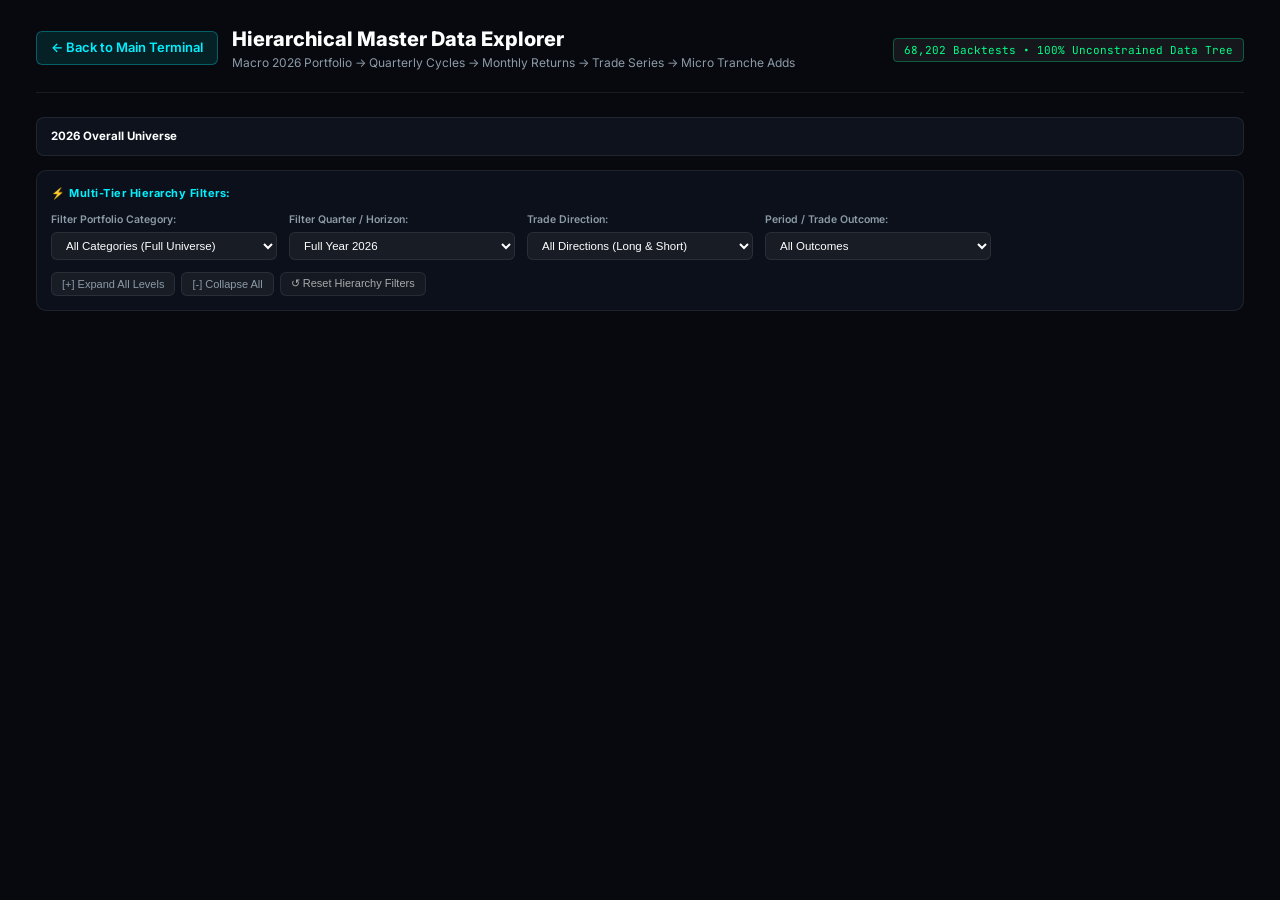
<file: A/explorer.html>
<!DOCTYPE html>
<html lang="en">
<head>
  <meta charset="UTF-8">
  <meta name="viewport" content="width=device-width, initial-scale=1.0">
  <title>ETH 2026 Hierarchical Data Explorer &bull; Yearly to Micro-Tranche</title>
  <link rel="preconnect" href="https://fonts.googleapis.com">
  <link rel="preconnect" href="https://fonts.gstatic.com" crossorigin>
  <link href="https://fonts.googleapis.com/css2?family=Inter:wght@300;400;500;600;700;800&family=JetBrains+Mono:wght@400;500;600;700&display=swap" rel="stylesheet">
  <link rel="stylesheet" href="index.css">
  <style>
    .explorer-page-body {
      padding: 24px 36px;
      max-width: 1400px;
      margin: 0 auto;
    }
    .explorer-nav-header {
      display: flex;
      justify-content: space-between;
      align-items: center;
      padding-bottom: 20px;
      margin-bottom: 24px;
      border-bottom: 1px solid var(--border-color);
    }
    .back-btn {
      display: inline-flex;
      align-items: center;
      gap: 8px;
      color: var(--accent-cyan);
      text-decoration: none;
      font-size: 13px;
      font-weight: 600;
      background: rgba(0, 240, 255, 0.1);
      border: 1px solid rgba(0, 240, 255, 0.3);
      padding: 6px 14px;
      border-radius: 6px;
      transition: all 0.15s ease;
    }
    .back-btn:hover {
      background: var(--accent-cyan);
      color: #000;
    }
  </style>
</head>
<body style="overflow-x:hidden;">
  <div class="explorer-page-body">
    <header class="explorer-nav-header">
      <div style="display:flex; align-items:center; gap:14px;">
        <a href="index.html" class="back-btn">&larr; Back to Main Terminal</a>
        <div>
          <h1 style="font-size:20px; font-weight:800; color:#fff;">Hierarchical Master Data Explorer</h1>
          <p style="font-size:12px; color:var(--text-muted);">Macro 2026 Portfolio &rarr; Quarterly Cycles &rarr; Monthly Returns &rarr; Trade Series &rarr; Micro Tranche Adds</p>
        </div>
      </div>
      <div>
        <span class="badge" style="font-size:11px; padding:4px 10px; color:var(--accent-green); border-color:rgba(0,255,136,0.3);">
          68,202 Backtests &bull; 100% Unconstrained Data Tree
        </span>
      </div>
    </header>

    <!-- Breadcrumb Navigation Bar -->
    <div class="breadcrumb-trail" id="tree-breadcrumb">
      <span class="breadcrumb-item active" data-level="root">2026 Overall Universe</span>
    </div>

    <!-- Multi-Tier Hierarchy Filter Box -->
    <div class="filter-box">
      <div class="filter-box-title">⚡ Multi-Tier Hierarchy Filters:</div>
      <div class="filter-controls-grid">
        <div class="form-group">
          <label>Filter Portfolio Category:</label>
          <select id="tree-filter-category" class="select-input">
            <option value="ALL" selected>All Categories (Full Universe)</option>
            <option value="Pyramiding Reinvestment">Pyramiding Reinvestment</option>
            <option value="Base Single-Entry">Base Single-Entry</option>
            <option value="Risk-Managed Systems">Risk-Managed Systems</option>
          </select>
        </div>

        <div class="form-group">
          <label>Filter Quarter / Horizon:</label>
          <select id="tree-filter-quarter" class="select-input">
            <option value="ALL" selected>Full Year 2026</option>
            <option value="Q1 2026">Q1 2026 (Jan - Mar)</option>
            <option value="Q2 2026">Q2 2026 (Apr - Jun)</option>
            <option value="Q3 2026">Q3 2026 (Jul - Aug)</option>
          </select>
        </div>

        <div class="form-group">
          <label>Trade Direction:</label>
          <select id="tree-filter-direction" class="select-input">
            <option value="ALL" selected>All Directions (Long &amp; Short)</option>
            <option value="LONG">Longs Only</option>
            <option value="SHORT">Shorts Only</option>
          </select>
        </div>

        <div class="form-group">
          <label>Period / Trade Outcome:</label>
          <select id="tree-filter-outcome" class="select-input">
            <option value="ALL" selected>All Outcomes</option>
            <option value="WIN">Profitable Periods / Trades (&gt;0%)</option>
            <option value="LOSS">Drawdown Periods / Trades (&le;0%)</option>
          </select>
        </div>

        <div class="form-group full-col">
          <div class="pill-group">
            <button class="pill-btn" id="btn-tree-expand-all">[+] Expand All Levels</button>
            <button class="pill-btn" id="btn-tree-collapse-all">[-] Collapse All</button>
            <button class="preset-btn" id="btn-tree-reset-filters">↺ Reset Hierarchy Filters</button>
          </div>
        </div>
      </div>
    </div>

    <!-- Hierarchical Tree Container -->
    <div class="tree-container" id="tree-root-container">
      <!-- Populated dynamically by app.js -->
    </div>
  </div>

  <script src="data.js"></script>
  <script src="app.js"></script>
</body>
</html>
</file>
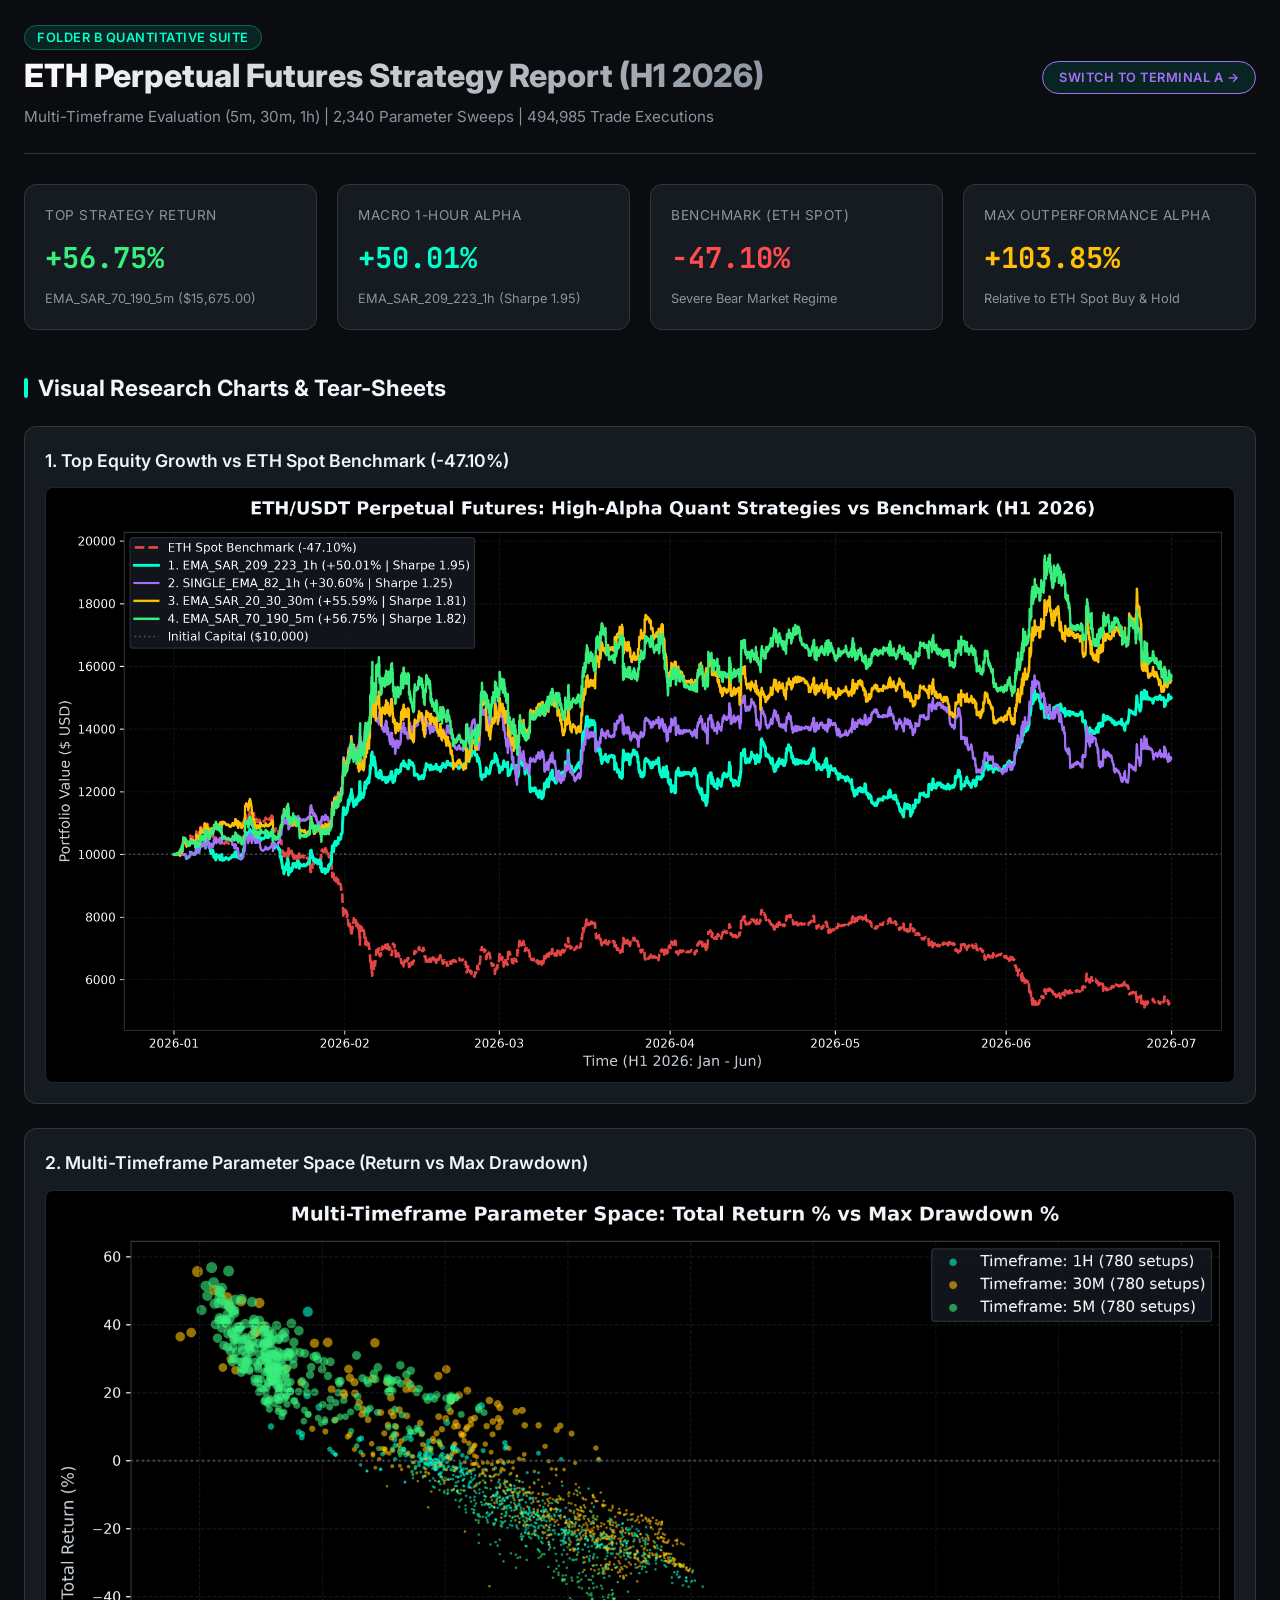
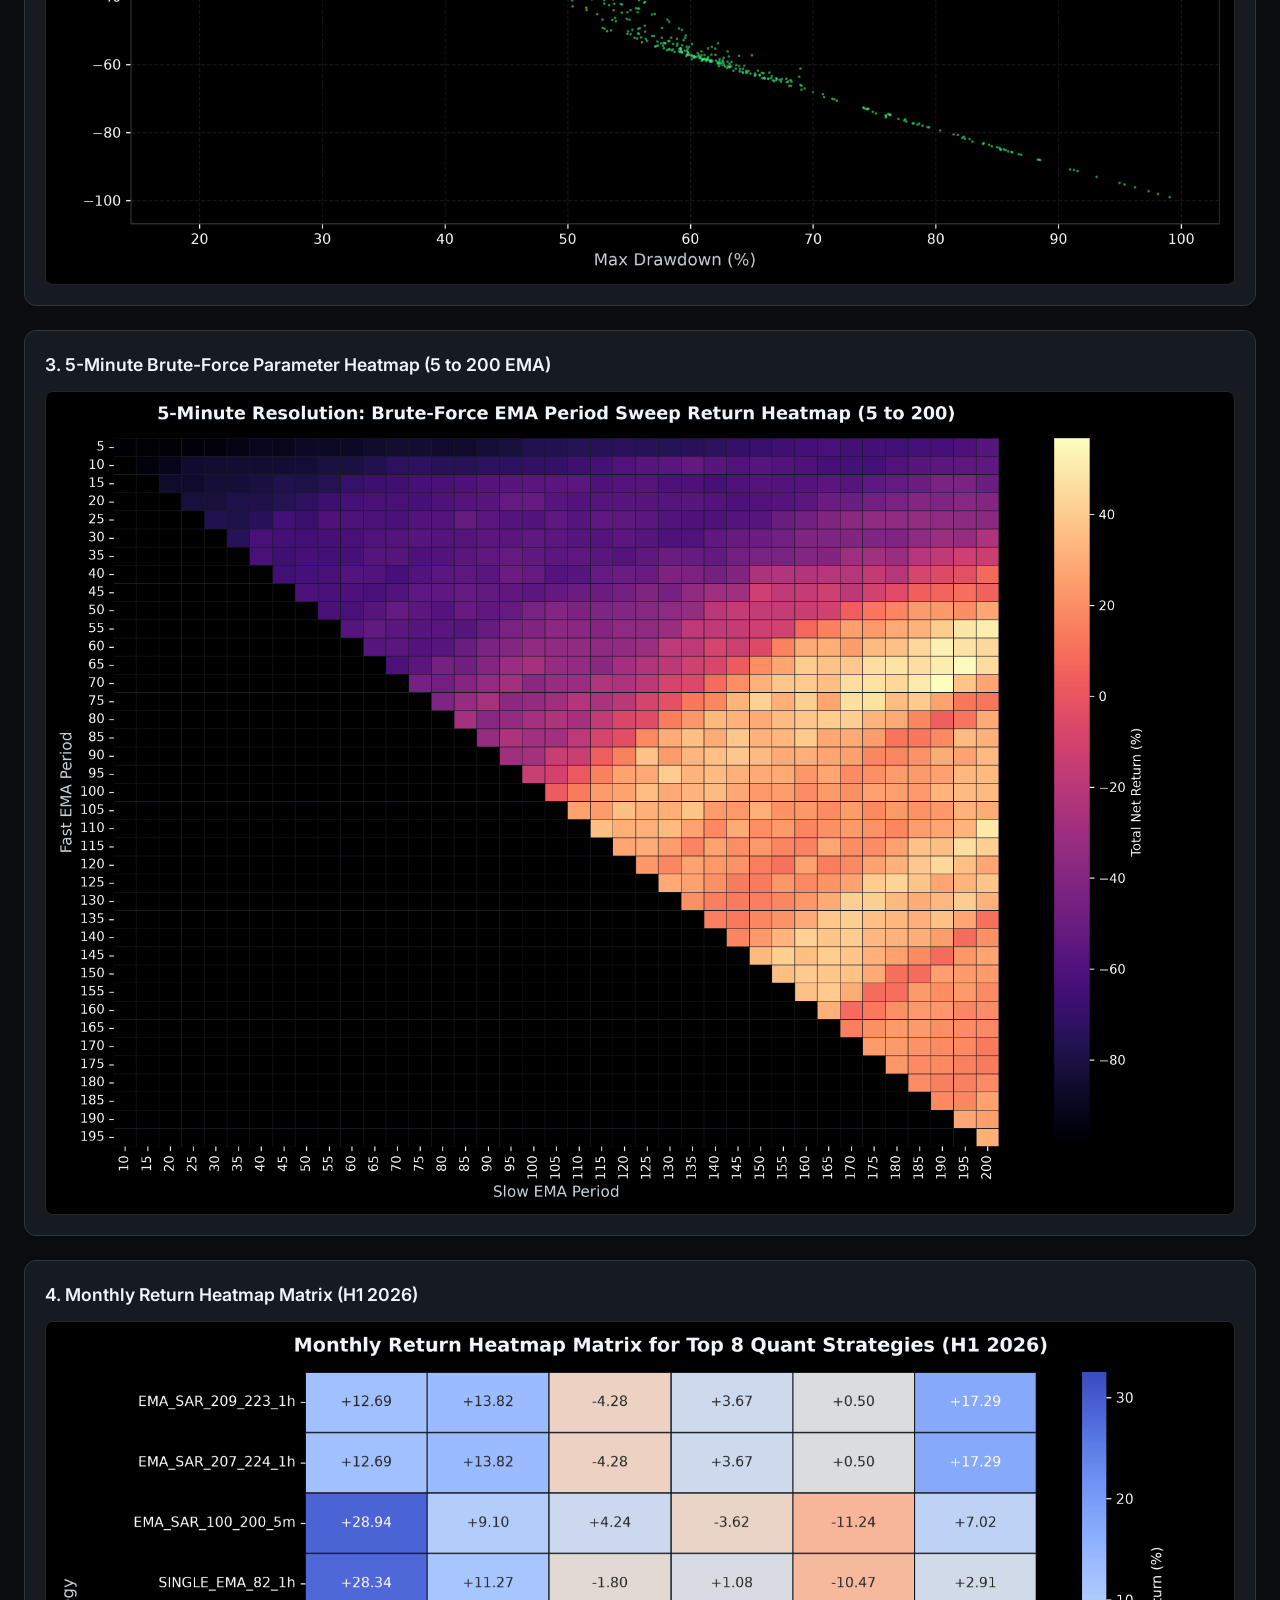
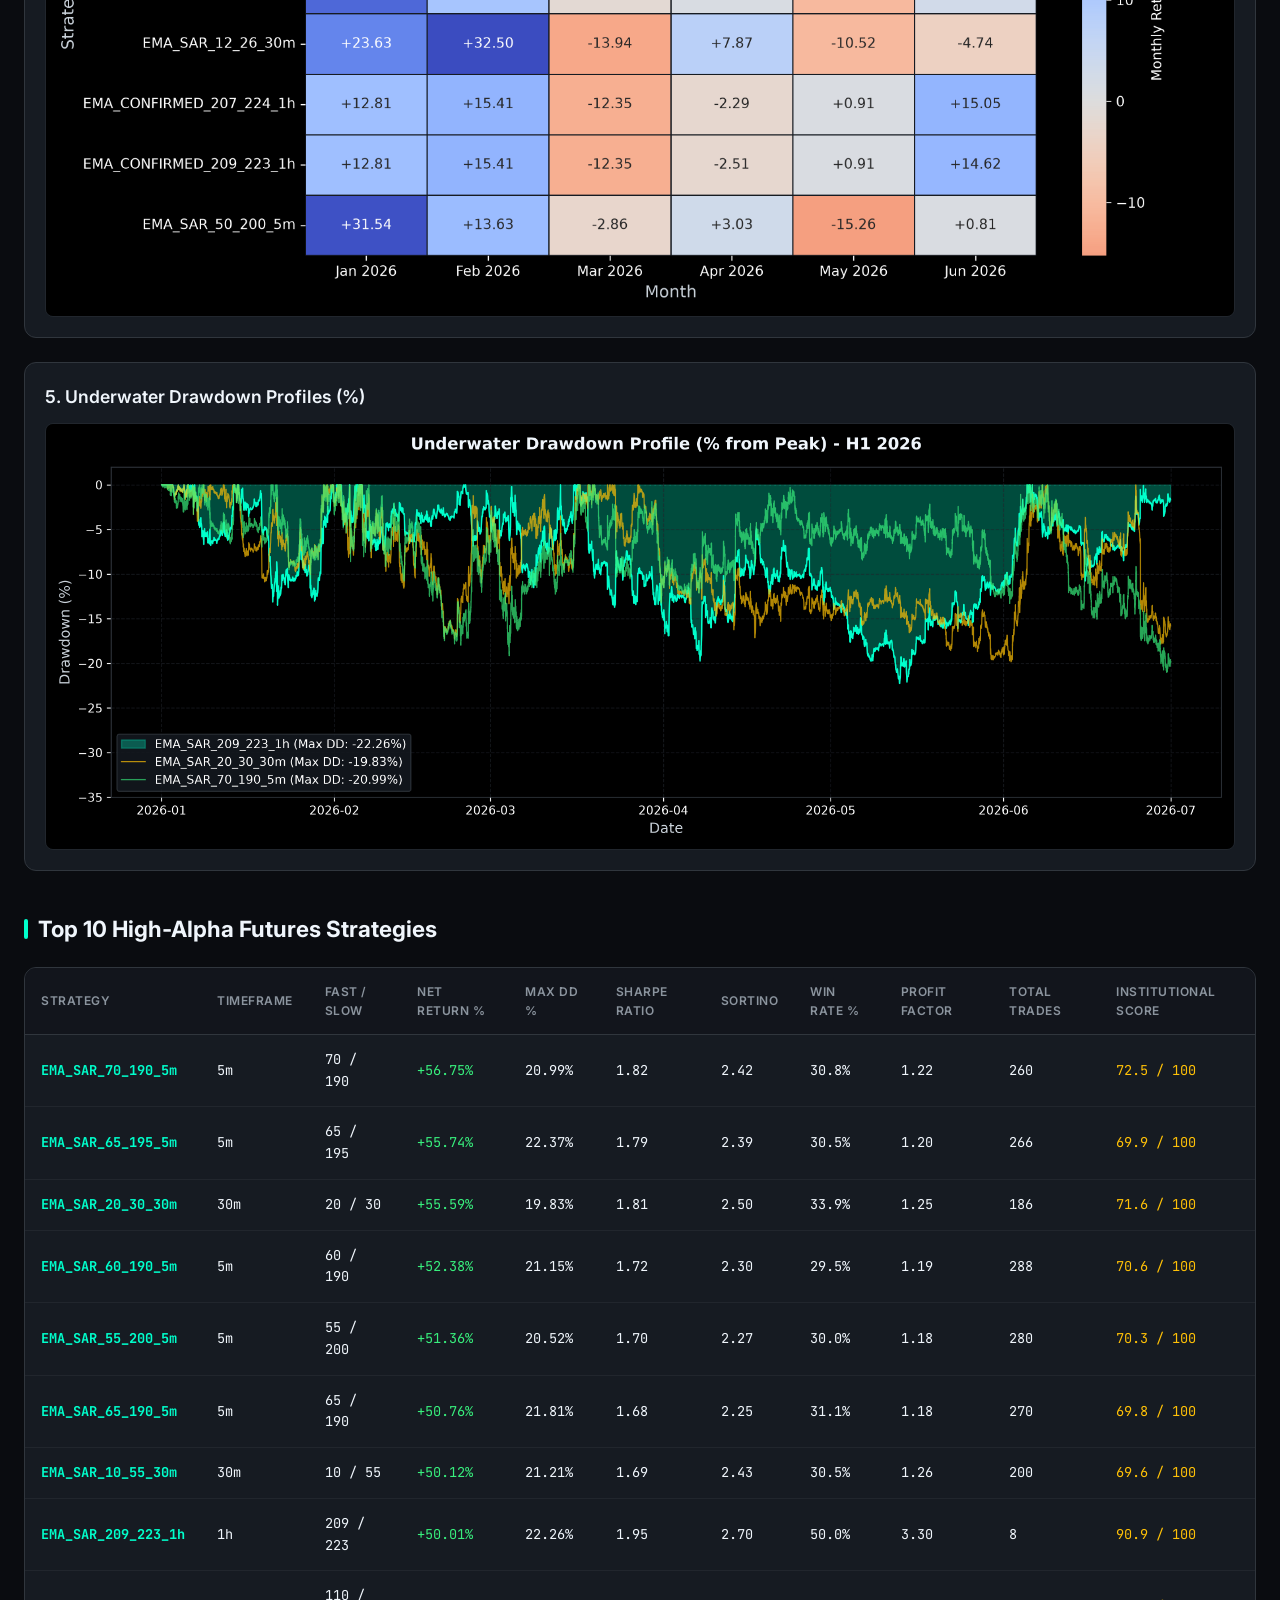
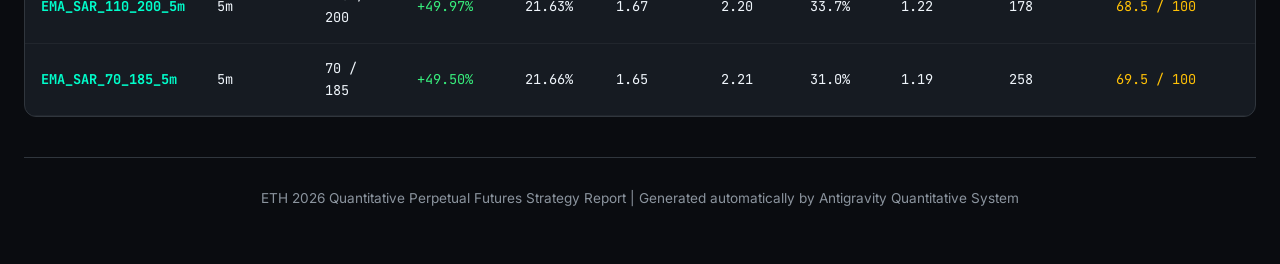
<file: B/visual_report.html>
<!DOCTYPE html>
<html lang="en">
<head>
    <meta charset="UTF-8">
    <meta name="viewport" content="width=device-width, initial-scale=1.0">
    <title>ETH/USDT Quantitative Futures Strategy Report (Folder B) - H1 2026</title>
    <link href="https://fonts.googleapis.com/css2?family=Inter:wght@300;400;500;600;700;800&family=JetBrains+Mono:wght@400;500;700&display=swap" rel="stylesheet">
    <style>
        :root {
            --bg-primary: #0a0c10;
            --bg-secondary: #12151c;
            --bg-card: #161b22;
            --border-color: #30363d;
            --text-main: #f0f6fc;
            --text-muted: #8b949e;
            --accent-green: #38ef7d;
            --accent-cyan: #00ffcc;
            --accent-purple: #a371f7;
            --accent-gold: #ffc107;
            --accent-red: #ff4d4d;
        }
        * { box-sizing: border-box; margin: 0; padding: 0; }
        body {
            font-family: 'Inter', sans-serif;
            background-color: var(--bg-primary);
            color: var(--text-main);
            line-height: 1.6;
            padding: 24px;
        }
        .container { max-width: 1400px; margin: 0 auto; }
        header {
            display: flex;
            justify-content: space-between;
            align-items: center;
            padding-bottom: 24px;
            border-bottom: 1px solid var(--border-color);
            margin-bottom: 30px;
            flex-wrap: wrap;
            gap: 16px;
        }
        .badge {
            background: rgba(0, 255, 204, 0.1);
            color: var(--accent-cyan);
            border: 1px solid rgba(0, 255, 204, 0.3);
            padding: 4px 12px;
            border-radius: 20px;
            font-size: 0.8rem;
            font-weight: 600;
            text-transform: uppercase;
            letter-spacing: 0.5px;
        }
        h1 { font-size: 2rem; font-weight: 800; background: linear-gradient(135deg, #fff, #8b949e); -webkit-background-clip: text; -webkit-text-fill-color: transparent; }
        .subtitle { color: var(--text-muted); font-size: 0.95rem; margin-top: 4px; }
        .grid-kpi {
            display: grid;
            grid-template-columns: repeat(auto-fit, minmax(240px, 1fr));
            gap: 20px;
            margin-bottom: 35px;
        }
        .card {
            background: var(--bg-card);
            border: 1px solid var(--border-color);
            border-radius: 12px;
            padding: 20px;
            transition: transform 0.2s, border-color 0.2s;
        }
        .card:hover { transform: translateY(-2px); border-color: rgba(0, 255, 204, 0.4); }
        .card-label { font-size: 0.85rem; color: var(--text-muted); text-transform: uppercase; letter-spacing: 0.5px; }
        .card-val { font-size: 1.8rem; font-weight: 700; font-family: 'JetBrains Mono', monospace; margin: 8px 0; }
        .card-sub { font-size: 0.8rem; color: var(--text-muted); }
        .val-green { color: var(--accent-green); }
        .val-cyan { color: var(--accent-cyan); }
        .val-gold { color: var(--accent-gold); }
        .val-red { color: var(--accent-red); }

        .section-title { font-size: 1.4rem; font-weight: 700; margin: 40px 0 20px; color: var(--text-main); display: flex; align-items: center; gap: 10px; }
        .section-title::before { content: ""; width: 4px; height: 20px; background: var(--accent-cyan); border-radius: 2px; }

        .charts-grid {
            display: grid;
            grid-template-columns: repeat(auto-fit, minmax(650px, 1fr));
            gap: 24px;
            margin-bottom: 40px;
        }
        .chart-card {
            background: var(--bg-card);
            border: 1px solid var(--border-color);
            border-radius: 12px;
            padding: 20px;
            overflow: hidden;
        }
        .chart-card h3 { font-size: 1.1rem; margin-bottom: 12px; color: var(--text-main); font-weight: 600; }
        .chart-card img { width: 100%; height: auto; border-radius: 8px; display: block; border: 1px solid #21262d; }

        .table-wrap {
            overflow-x: auto;
            background: var(--bg-card);
            border: 1px solid var(--border-color);
            border-radius: 12px;
            margin-bottom: 40px;
        }
        table { width: 100%; border-collapse: collapse; text-align: left; font-size: 0.9rem; }
        th { background: #12151c; padding: 14px 16px; color: var(--text-muted); font-weight: 600; text-transform: uppercase; font-size: 0.75rem; letter-spacing: 0.5px; border-bottom: 1px solid var(--border-color); }
        td { padding: 14px 16px; border-bottom: 1px solid #21262d; font-family: 'JetBrains Mono', monospace; font-size: 0.85rem; }
        tr:hover td { background: rgba(255, 255, 255, 0.02); }
        
        footer {
            text-align: center;
            padding: 30px 0;
            color: var(--text-muted);
            font-size: 0.85rem;
            border-top: 1px solid var(--border-color);
        }
    </style>
</head>
<body>
    <div class="container">
        <header>
            <div>
                <span class="badge">Folder B Quantitative Suite</span>
                <h1>ETH Perpetual Futures Strategy Report (H1 2026)</h1>
                <p class="subtitle">Multi-Timeframe Evaluation (5m, 30m, 1h) | 2,340 Parameter Sweeps | 494,985 Trade Executions</p>
            </div>
            <div>
                <a href="../A/index.html" class="badge" style="text-decoration:none; padding:8px 16px; border-color:var(--accent-purple); color:var(--accent-purple);">Switch to Terminal A &rarr;</a>
            </div>
        </header>

        <!-- KPI Summary Cards -->
        <div class="grid-kpi">
            <div class="card">
                <div class="card-label">Top Strategy Return</div>
                <div class="card-val val-green">+56.75%</div>
                <div class="card-sub">EMA_SAR_70_190_5m ($15,675.00)</div>
            </div>
            <div class="card">
                <div class="card-label">Macro 1-Hour Alpha</div>
                <div class="card-val val-cyan">+50.01%</div>
                <div class="card-sub">EMA_SAR_209_223_1h (Sharpe 1.95)</div>
            </div>
            <div class="card">
                <div class="card-label">Benchmark (ETH Spot)</div>
                <div class="card-val val-red">-47.10%</div>
                <div class="card-sub">Severe Bear Market Regime</div>
            </div>
            <div class="card">
                <div class="card-label">Max Outperformance Alpha</div>
                <div class="card-val val-gold">+103.85%</div>
                <div class="card-sub">Relative to ETH Spot Buy & Hold</div>
            </div>
        </div>

        <!-- Visual Analytics Tear-Sheets -->
        <h2 class="section-title">Visual Research Charts & Tear-Sheets</h2>
        <div class="charts-grid">
            <div class="chart-card" style="grid-column: 1 / -1;">
                <h3>1. Top Equity Growth vs ETH Spot Benchmark (-47.10%)</h3>
                <img src="charts/top_equity_curves.png" alt="Top Equity Curves">
            </div>
            <div class="chart-card">
                <h3>2. Multi-Timeframe Parameter Space (Return vs Max Drawdown)</h3>
                <img src="charts/timeframe_risk_return.png" alt="Timeframe Risk Return">
            </div>
            <div class="chart-card">
                <h3>3. 5-Minute Brute-Force Parameter Heatmap (5 to 200 EMA)</h3>
                <img src="charts/ema_heatmap_grid.png" alt="EMA Heatmap Grid">
            </div>
            <div class="chart-card">
                <h3>4. Monthly Return Heatmap Matrix (H1 2026)</h3>
                <img src="charts/monthly_performance_matrix.png" alt="Monthly Return Matrix">
            </div>
            <div class="chart-card">
                <h3>5. Underwater Drawdown Profiles (%)</h3>
                <img src="charts/drawdown_underwater_curves.png" alt="Underwater Drawdown">
            </div>
        </div>

        <!-- Strategy Leaderboard Table -->
        <h2 class="section-title">Top 10 High-Alpha Futures Strategies</h2>
        <div class="table-wrap">
            <table>
                <thead>
                    <tr>
                        <th>Strategy</th>
                        <th>Timeframe</th>
                        <th>Fast / Slow</th>
                        <th>Net Return %</th>
                        <th>Max DD %</th>
                        <th>Sharpe Ratio</th>
                        <th>Sortino</th>
                        <th>Win Rate %</th>
                        <th>Profit Factor</th>
                        <th>Total Trades</th>
                        <th>Institutional Score</th>
                    </tr>
                </thead>
                <tbody>
                    <tr>
                        <td style="color:var(--accent-cyan); font-weight:700;">EMA_SAR_70_190_5m</td>
                        <td>5m</td>
                        <td>70 / 190</td>
                        <td class="val-green">+56.75%</td>
                        <td>20.99%</td>
                        <td>1.82</td>
                        <td>2.42</td>
                        <td>30.8%</td>
                        <td>1.22</td>
                        <td>260</td>
                        <td class="val-gold">72.5 / 100</td>
                    </tr>
                    <tr>
                        <td style="color:var(--accent-cyan); font-weight:700;">EMA_SAR_65_195_5m</td>
                        <td>5m</td>
                        <td>65 / 195</td>
                        <td class="val-green">+55.74%</td>
                        <td>22.37%</td>
                        <td>1.79</td>
                        <td>2.39</td>
                        <td>30.5%</td>
                        <td>1.20</td>
                        <td>266</td>
                        <td class="val-gold">69.9 / 100</td>
                    </tr>
                    <tr>
                        <td style="color:var(--accent-cyan); font-weight:700;">EMA_SAR_20_30_30m</td>
                        <td>30m</td>
                        <td>20 / 30</td>
                        <td class="val-green">+55.59%</td>
                        <td>19.83%</td>
                        <td>1.81</td>
                        <td>2.50</td>
                        <td>33.9%</td>
                        <td>1.25</td>
                        <td>186</td>
                        <td class="val-gold">71.6 / 100</td>
                    </tr>
                    <tr>
                        <td style="color:var(--accent-cyan); font-weight:700;">EMA_SAR_60_190_5m</td>
                        <td>5m</td>
                        <td>60 / 190</td>
                        <td class="val-green">+52.38%</td>
                        <td>21.15%</td>
                        <td>1.72</td>
                        <td>2.30</td>
                        <td>29.5%</td>
                        <td>1.19</td>
                        <td>288</td>
                        <td class="val-gold">70.6 / 100</td>
                    </tr>
                    <tr>
                        <td style="color:var(--accent-cyan); font-weight:700;">EMA_SAR_55_200_5m</td>
                        <td>5m</td>
                        <td>55 / 200</td>
                        <td class="val-green">+51.36%</td>
                        <td>20.52%</td>
                        <td>1.70</td>
                        <td>2.27</td>
                        <td>30.0%</td>
                        <td>1.18</td>
                        <td>280</td>
                        <td class="val-gold">70.3 / 100</td>
                    </tr>
                    <tr>
                        <td style="color:var(--accent-cyan); font-weight:700;">EMA_SAR_65_190_5m</td>
                        <td>5m</td>
                        <td>65 / 190</td>
                        <td class="val-green">+50.76%</td>
                        <td>21.81%</td>
                        <td>1.68</td>
                        <td>2.25</td>
                        <td>31.1%</td>
                        <td>1.18</td>
                        <td>270</td>
                        <td class="val-gold">69.8 / 100</td>
                    </tr>
                    <tr>
                        <td style="color:var(--accent-cyan); font-weight:700;">EMA_SAR_10_55_30m</td>
                        <td>30m</td>
                        <td>10 / 55</td>
                        <td class="val-green">+50.12%</td>
                        <td>21.21%</td>
                        <td>1.69</td>
                        <td>2.43</td>
                        <td>30.5%</td>
                        <td>1.26</td>
                        <td>200</td>
                        <td class="val-gold">69.6 / 100</td>
                    </tr>
                    <tr>
                        <td style="color:var(--accent-cyan); font-weight:700;">EMA_SAR_209_223_1h</td>
                        <td>1h</td>
                        <td>209 / 223</td>
                        <td class="val-green">+50.01%</td>
                        <td>22.26%</td>
                        <td>1.95</td>
                        <td>2.70</td>
                        <td>50.0%</td>
                        <td>3.30</td>
                        <td>8</td>
                        <td class="val-gold">90.9 / 100</td>
                    </tr>
                    <tr>
                        <td style="color:var(--accent-cyan); font-weight:700;">EMA_SAR_110_200_5m</td>
                        <td>5m</td>
                        <td>110 / 200</td>
                        <td class="val-green">+49.97%</td>
                        <td>21.63%</td>
                        <td>1.67</td>
                        <td>2.20</td>
                        <td>33.7%</td>
                        <td>1.22</td>
                        <td>178</td>
                        <td class="val-gold">68.5 / 100</td>
                    </tr>
                    <tr>
                        <td style="color:var(--accent-cyan); font-weight:700;">EMA_SAR_70_185_5m</td>
                        <td>5m</td>
                        <td>70 / 185</td>
                        <td class="val-green">+49.50%</td>
                        <td>21.66%</td>
                        <td>1.65</td>
                        <td>2.21</td>
                        <td>31.0%</td>
                        <td>1.19</td>
                        <td>258</td>
                        <td class="val-gold">69.5 / 100</td>
                    </tr>
                </tbody>
            </table>
        </div>

        <footer>
            ETH 2026 Quantitative Perpetual Futures Strategy Report | Generated automatically by Antigravity Quantitative System
        </footer>
    </div>
</body>
</html>
</file>
<file: A/index.css>
/* QUANT TERMINAL GLASSMORPHISM THEME & STYLES */
:root {
  --bg-dark: #07090e;
  --bg-card: rgba(16, 22, 34, 0.85);
  --bg-card-hover: rgba(24, 32, 48, 0.95);
  --border-color: rgba(255, 255, 255, 0.08);
  --border-focus: rgba(0, 240, 255, 0.4);
  --accent-cyan: #00f0ff;
  --accent-green: #00ff88;
  --accent-magenta: #ff007a;
  --accent-yellow: #ffb800;
  --accent-red: #ff3366;
  --text-main: #f0f4fc;
  --text-muted: #8c9ba8;
  --sidebar-w: 260px;
}

* {
  box-sizing: border-box;
  margin: 0;
  padding: 0;
}

body {
  font-family: 'Inter', -apple-system, BlinkMacSystemFont, sans-serif;
  background-color: var(--bg-dark);
  color: var(--text-main);
  line-height: 1.5;
  overflow-x: hidden;
}

/* LAYOUT */
.quant-layout {
  display: flex;
  min-height: 100vh;
}

/* SIDEBAR */
.sidebar {
  width: var(--sidebar-w);
  background: rgba(10, 14, 22, 0.95);
  border-right: 1px solid var(--border-color);
  display: flex;
  flex-direction: column;
  padding: 20px 14px;
  position: fixed;
  top: 0;
  bottom: 0;
  left: 0;
  z-index: 100;
}

.sidebar-brand {
  display: flex;
  align-items: center;
  gap: 12px;
  padding-bottom: 18px;
  border-bottom: 1px solid var(--border-color);
  margin-bottom: 16px;
}

.brand-icon {
  font-size: 22px;
  background: rgba(0, 240, 255, 0.12);
  border: 1px solid rgba(0, 240, 255, 0.3);
  padding: 6px 10px;
  border-radius: 8px;
}

.brand-title {
  font-weight: 800;
  font-size: 14px;
  letter-spacing: 0.8px;
  color: #fff;
  display: block;
}

.brand-sub {
  font-size: 10px;
  color: var(--text-muted);
  font-family: 'JetBrains Mono', monospace;
}

.nav-section-title {
  font-size: 10px;
  font-weight: 700;
  color: var(--text-muted);
  letter-spacing: 1px;
  margin: 10px 8px 8px 8px;
}

.sidebar-nav {
  display: flex;
  flex-direction: column;
  gap: 6px;
  flex: 1;
  overflow-y: auto;
}

.nav-item {
  display: flex;
  align-items: center;
  gap: 10px;
  padding: 8px 10px;
  border-radius: 8px;
  border: 1px solid transparent;
  background: transparent;
  color: var(--text-muted);
  cursor: pointer;
  text-align: left;
  transition: all 0.15s ease;
}

.nav-item:hover {
  background: rgba(255, 255, 255, 0.04);
  color: #fff;
}

.nav-item.active {
  background: rgba(0, 240, 255, 0.12);
  border-color: rgba(0, 240, 255, 0.35);
  color: var(--accent-cyan);
}

.nav-item.highlight {
  border-color: rgba(0, 255, 136, 0.3);
  background: rgba(0, 255, 136, 0.05);
}

.nav-item.highlight.active {
  background: rgba(0, 255, 136, 0.15);
  border-color: var(--accent-green);
  color: var(--accent-green);
}

.nav-num {
  font-family: 'JetBrains Mono', monospace;
  font-size: 11px;
  font-weight: 700;
  padding: 2px 6px;
  border-radius: 4px;
  background: rgba(255, 255, 255, 0.06);
}

.nav-title {
  font-size: 12px;
  font-weight: 600;
  display: block;
}

.nav-desc {
  font-size: 10px;
  color: var(--text-muted);
  display: block;
}

.sidebar-bottom-card {
  background: rgba(255, 51, 102, 0.08);
  border: 1px solid rgba(255, 51, 102, 0.2);
  padding: 10px 12px;
  border-radius: 8px;
  margin-top: 12px;
}

.sb-label {
  font-size: 10px;
  color: var(--text-muted);
  font-weight: 600;
}

.sb-val {
  font-size: 16px;
  font-weight: 800;
  font-family: 'JetBrains Mono', monospace;
}

.sb-sub {
  font-size: 9px;
  color: #aaa;
  margin-top: 2px;
}

.sb-fee-badge {
  font-size: 8.5px;
  color: var(--accent-cyan);
  margin-top: 4px;
  font-weight: 600;
}

/* MAIN CONTENT */
.main-content {
  margin-left: var(--sidebar-w);
  flex: 1;
  padding: 20px 28px;
  max-width: calc(100vw - var(--sidebar-w));
}

/* TOPBAR */
.topbar {
  display: flex;
  justify-content: space-between;
  align-items: center;
  padding-bottom: 16px;
  margin-bottom: 20px;
  border-bottom: 1px solid var(--border-color);
}

.topbar-stats {
  display: flex;
  gap: 20px;
}

.top-kpi {
  display: flex;
  flex-direction: column;
}

.top-kpi-label {
  font-size: 10px;
  color: var(--text-muted);
  font-weight: 600;
  letter-spacing: 0.5px;
}

.top-kpi-val {
  font-size: 16px;
  font-weight: 800;
  font-family: 'JetBrains Mono', monospace;
}

.topbar-actions {
  display: flex;
  gap: 10px;
}

/* BUTTONS */
.action-btn {
  background: rgba(0, 240, 255, 0.12);
  border: 1px solid rgba(0, 240, 255, 0.4);
  color: var(--accent-cyan);
  padding: 6px 14px;
  border-radius: 6px;
  font-size: 12px;
  font-weight: 600;
  cursor: pointer;
  transition: all 0.15s ease;
}

.action-btn:hover {
  background: var(--accent-cyan);
  color: #000;
}

.pill-group {
  display: flex;
  flex-wrap: wrap;
  gap: 6px;
}

.pill-btn, .pill-btn-sm {
  background: rgba(255, 255, 255, 0.05);
  border: 1px solid var(--border-color);
  color: var(--text-muted);
  padding: 5px 10px;
  border-radius: 6px;
  font-size: 11px;
  font-weight: 500;
  cursor: pointer;
  transition: all 0.15s ease;
}

.pill-btn-sm {
  padding: 3px 8px;
  font-size: 10px;
}

.pill-btn:hover, .pill-btn-sm:hover {
  border-color: rgba(255, 255, 255, 0.2);
  color: #fff;
}

.pill-btn.active, .pill-btn-sm.active {
  background: rgba(0, 240, 255, 0.15);
  border-color: var(--accent-cyan);
  color: var(--accent-cyan);
  font-weight: 700;
}

.preset-btn {
  background: rgba(255, 255, 255, 0.04);
  border: 1px solid var(--border-color);
  color: #aaa;
  padding: 4px 10px;
  border-radius: 6px;
  font-size: 11px;
  cursor: pointer;
  transition: all 0.15s ease;
}

.preset-btn:hover {
  border-color: var(--accent-yellow);
  color: #fff;
}

.preset-btn.active {
  background: rgba(255, 184, 0, 0.15);
  border-color: var(--accent-yellow);
  color: var(--accent-yellow);
  font-weight: 700;
}

.drill-btn {
  background: rgba(0, 240, 255, 0.1);
  border: 1px solid rgba(0, 240, 255, 0.3);
  color: var(--accent-cyan);
  padding: 3px 8px;
  border-radius: 4px;
  font-size: 10.5px;
  cursor: pointer;
}

.drill-btn:hover {
  background: var(--accent-cyan);
  color: #000;
}

/* PANELS */
.view-panel {
  display: none;
}

.view-panel.active {
  display: block;
  animation: fadeIn 0.2s ease;
}

@keyframes fadeIn {
  from { opacity: 0; transform: translateY(4px); }
  to { opacity: 1; transform: translateY(0); }
}

.panel-header {
  margin-bottom: 18px;
}

.panel-header h2 {
  font-size: 18px;
  font-weight: 800;
  color: #fff;
}

.panel-header p {
  font-size: 12px;
  color: var(--text-muted);
  margin-top: 4px;
}

/* CARDS & GRIDS */
.grid-2col {
  display: grid;
  grid-template-columns: 1fr 1fr;
  gap: 16px;
}

.card {
  background: var(--bg-card);
  border: 1px solid var(--border-color);
  border-radius: 10px;
  padding: 16px;
  backdrop-filter: blur(10px);
}

.card-header {
  display: flex;
  justify-content: space-between;
  align-items: flex-start;
  margin-bottom: 12px;
}

.card-header h3 {
  font-size: 13px;
  font-weight: 700;
  color: #fff;
}

.card-desc {
  font-size: 11px;
  color: var(--text-muted);
  margin-top: 2px;
}

.badge {
  font-size: 9.5px;
  font-family: 'JetBrains Mono', monospace;
  background: rgba(255, 255, 255, 0.06);
  border: 1px solid var(--border-color);
  padding: 2px 6px;
  border-radius: 4px;
  color: var(--text-muted);
}

/* CANVAS */
.canvas-wrapper {
  position: relative;
  width: 100%;
  overflow: hidden;
}

canvas {
  width: 100%;
  height: auto;
  display: block;
}

.canvas-tooltip {
  position: absolute;
  display: none;
  background: rgba(7, 9, 14, 0.95);
  border: 1px solid var(--border-focus);
  padding: 6px 10px;
  border-radius: 6px;
  font-size: 11px;
  color: #fff;
  pointer-events: none;
  z-index: 50;
  box-shadow: 0 4px 16px rgba(0,0,0,0.6);
  font-family: 'JetBrains Mono', monospace;
}

.canvas-legend {
  display: flex;
  gap: 16px;
  margin-top: 10px;
  font-size: 10px;
  color: var(--text-muted);
}

.legend-item {
  display: flex;
  align-items: center;
  gap: 6px;
}

.legend-box {
  width: 10px;
  height: 10px;
  border-radius: 2px;
}

/* STRIP GRIDS */
.correlation-strip-grid {
  display: grid;
  grid-template-columns: repeat(4, 1fr);
  gap: 12px;
}

.strip-card {
  background: rgba(16, 22, 34, 0.85);
  border: 1px solid var(--border-color);
  border-radius: 8px;
  padding: 12px;
}

.strip-title {
  font-size: 10.5px;
  font-weight: 600;
  color: var(--text-muted);
}

.strip-val {
  font-size: 16px;
  font-weight: 800;
  font-family: 'JetBrains Mono', monospace;
  margin: 4px 0;
}

.strip-sub {
  font-size: 9.5px;
  color: #aaa;
}

/* FILTER BOX */
.filter-box {
  background: rgba(14, 18, 28, 0.9);
  border: 1px solid var(--border-color);
  border-radius: 10px;
  padding: 14px;
  margin-bottom: 16px;
}

.filter-box-title {
  font-size: 11px;
  font-weight: 700;
  color: var(--accent-cyan);
  margin-bottom: 10px;
  letter-spacing: 0.5px;
}

.filter-controls-grid {
  display: grid;
  grid-template-columns: repeat(auto-fit, minmax(200px, 1fr));
  gap: 12px;
  align-items: flex-end;
}

.form-group {
  display: flex;
  flex-direction: column;
  gap: 4px;
}

.form-group.full-col {
  grid-column: 1 / -1;
}

.form-group label {
  font-size: 10.5px;
  color: var(--text-muted);
  font-weight: 600;
  display: flex;
  justify-content: space-between;
}

.filter-badge {
  color: var(--accent-cyan);
  font-family: 'JetBrains Mono', monospace;
}

.text-input, .select-input {
  background: rgba(255, 255, 255, 0.05);
  border: 1px solid var(--border-color);
  color: #fff;
  padding: 6px 10px;
  border-radius: 6px;
  font-size: 11.5px;
  outline: none;
}

.text-input:focus, .select-input:focus {
  border-color: var(--accent-cyan);
}

.range-dual {
  display: flex;
  gap: 6px;
}

input[type="range"] {
  accent-color: var(--accent-cyan);
  width: 100%;
}

/* TABLES */
.table-card {
  background: var(--bg-card);
  border: 1px solid var(--border-color);
  border-radius: 10px;
  overflow: hidden;
}

.table-header-bar {
  padding: 12px 16px;
  border-bottom: 1px solid var(--border-color);
}

.table-header-bar h3 {
  font-size: 12px;
  font-weight: 700;
  color: #fff;
}

.table-responsive {
  width: 100%;
  overflow-x: auto;
}

.quant-table {
  width: 100%;
  border-collapse: collapse;
  font-size: 11.5px;
  text-align: left;
}

.quant-table th {
  background: rgba(10, 14, 22, 0.95);
  color: var(--text-muted);
  font-weight: 600;
  padding: 9px 12px;
  border-bottom: 1px solid var(--border-color);
  white-space: nowrap;
}

.quant-table th.sortable {
  cursor: pointer;
}

.quant-table th.sortable:hover {
  color: var(--accent-cyan);
}

.quant-table td {
  padding: 8px 12px;
  border-bottom: 1px solid rgba(255, 255, 255, 0.03);
  font-family: 'JetBrains Mono', monospace;
  white-space: nowrap;
}

.quant-table tbody tr:hover {
  background: rgba(0, 240, 255, 0.04);
  cursor: pointer;
}

.strat-pill {
  font-family: 'Inter', sans-serif;
  font-size: 11px;
  font-weight: 600;
  padding: 2px 6px;
  border-radius: 4px;
  background: rgba(255, 255, 255, 0.04);
  border: 1px solid var(--border-color);
  color: #fff;
}

/* PAGINATION */
.pagination-bar {
  display: flex;
  justify-content: space-between;
  align-items: center;
  padding: 10px 16px;
  border-top: 1px solid var(--border-color);
  font-size: 11px;
}

.page-info {
  color: var(--text-muted);
}

.page-controls {
  display: flex;
  align-items: center;
  gap: 10px;
}

.page-btn {
  background: rgba(255, 255, 255, 0.05);
  border: 1px solid var(--border-color);
  color: #fff;
  padding: 3px 8px;
  border-radius: 4px;
  cursor: pointer;
}

.page-btn:disabled {
  opacity: 0.3;
  cursor: not-allowed;
}

.page-current {
  font-family: 'JetBrains Mono', monospace;
  color: var(--accent-cyan);
  font-weight: 600;
}

/* SUBNAV TABS */
.subnav-tabs {
  display: flex;
  gap: 8px;
  margin-bottom: 14px;
  overflow-x: auto;
}

.subtab-btn {
  background: rgba(255, 255, 255, 0.04);
  border: 1px solid var(--border-color);
  color: var(--text-muted);
  padding: 6px 12px;
  border-radius: 6px;
  font-size: 11.5px;
  font-weight: 600;
  cursor: pointer;
  transition: all 0.15s ease;
}

.subtab-btn:hover {
  color: #fff;
}

.subtab-btn.active {
  background: rgba(0, 240, 255, 0.15);
  border-color: var(--accent-cyan);
  color: var(--accent-cyan);
}

/* CHAMPION CARD */
.champion-card {
  background: linear-gradient(135deg, rgba(0, 255, 136, 0.08) 0%, rgba(0, 240, 255, 0.08) 100%);
  border: 1px solid rgba(0, 255, 136, 0.3);
  border-radius: 12px;
  padding: 18px;
}

.champ-header {
  display: flex;
  justify-content: space-between;
  align-items: center;
  margin-bottom: 14px;
}

.champ-badge {
  font-size: 10px;
  font-weight: 800;
  color: var(--accent-green);
  letter-spacing: 0.8px;
}

.champ-title-box h3 {
  font-size: 16px;
  font-weight: 800;
  color: #fff;
  margin-top: 2px;
}

.champ-score {
  text-align: right;
}

.champ-score-val {
  font-size: 24px;
  font-weight: 900;
  color: var(--accent-green);
  font-family: 'JetBrains Mono', monospace;
}

.champ-score-lbl {
  font-size: 9.5px;
  color: var(--text-muted);
  display: block;
}

.champ-kpi-row {
  display: grid;
  grid-template-columns: repeat(6, 1fr);
  gap: 12px;
  padding-top: 12px;
  border-top: 1px solid var(--border-color);
}

.c-kpi {
  display: flex;
  flex-direction: column;
}

.c-lbl {
  font-size: 10px;
  color: var(--text-muted);
}

.c-val {
  font-size: 14px;
  font-weight: 800;
  font-family: 'JetBrains Mono', monospace;
}

/* MODAL */
.modal-overlay {
  position: fixed;
  top: 0; left: 0; right: 0; bottom: 0;
  background: rgba(0, 0, 0, 0.85);
  backdrop-filter: blur(8px);
  z-index: 1000;
  display: none;
  align-items: center;
  justify-content: center;
  padding: 20px;
}

.modal-overlay.open {
  display: flex;
}

.modal-content {
  background: #0d121c;
  border: 1px solid var(--border-focus);
  border-radius: 12px;
  width: 95%;
  max-width: 950px;
  max-height: 90vh;
  display: flex;
  flex-direction: column;
  overflow: hidden;
  box-shadow: 0 10px 40px rgba(0,0,0,0.8);
}

.modal-header {
  padding: 14px 18px;
  border-bottom: 1px solid var(--border-color);
  display: flex;
  justify-content: space-between;
  align-items: center;
}

.modal-badge {
  font-size: 9.5px;
  color: var(--accent-cyan);
  font-family: 'JetBrains Mono', monospace;
  font-weight: 700;
}

.modal-header h2 {
  font-size: 15px;
  font-weight: 800;
  color: #fff;
}

.modal-header-actions {
  display: flex;
  align-items: center;
  gap: 10px;
}

.close-btn {
  background: transparent;
  border: none;
  color: var(--text-muted);
  font-size: 20px;
  cursor: pointer;
}

.close-btn:hover { color: #fff; }

.modal-body {
  padding: 16px 18px;
  overflow-y: auto;
  flex: 1;
}

.modal-kpi-grid {
  display: grid;
  grid-template-columns: repeat(5, 1fr);
  gap: 10px;
  margin-bottom: 14px;
}

.kpi-box {
  background: rgba(255, 255, 255, 0.03);
  border: 1px solid var(--border-color);
  border-radius: 8px;
  padding: 8px 10px;
}

.kpi-label {
  font-size: 9.5px;
  color: var(--text-muted);
  font-weight: 600;
}

.kpi-val {
  font-size: 15px;
  font-weight: 800;
  font-family: 'JetBrains Mono', monospace;
}

.kpi-sub {
  font-size: 9px;
  color: #888;
}

.modal-charts-grid {
  display: grid;
  grid-template-columns: 2fr 1fr;
  gap: 12px;
}

.monthly-cards-grid {
  display: grid;
  grid-template-columns: repeat(8, 1fr);
  gap: 6px;
}

.month-card {
  background: rgba(255, 255, 255, 0.02);
  border: 1px solid var(--border-color);
  border-radius: 6px;
  padding: 6px;
  text-align: center;
}

.month-name {
  font-size: 9px;
  color: var(--text-muted);
}

.month-val {
  font-size: 11px;
  font-weight: 700;
  font-family: 'JetBrains Mono', monospace;
}

.trades-table-container {
  max-height: 200px;
  overflow-y: auto;
  border: 1px solid var(--border-color);
  border-radius: 6px;
  margin-top: 10px;
}

.trades-table {
  width: 100%;
  border-collapse: collapse;
  font-size: 10.5px;
  font-family: 'JetBrains Mono', monospace;
}

.trades-table th {
  background: rgba(10, 14, 22, 0.95);
  color: var(--text-muted);
  padding: 6px 10px;
  position: sticky;
  top: 0;
  text-align: left;
}

.trades-table td {
  padding: 6px 10px;
  border-bottom: 1px solid rgba(255, 255, 255, 0.03);
}

.direction-badge {
  padding: 2px 6px;
  border-radius: 3px;
  font-weight: 700;
  font-size: 9px;
}

.direction-badge.LONG {
  background: rgba(0, 255, 136, 0.15);
  color: var(--accent-green);
}

.direction-badge.SHORT {
  background: rgba(255, 51, 102, 0.15);
  color: var(--accent-red);
}

.modal-trade-filters {
  display: flex;
  gap: 12px;
  margin: 10px 0;
}

.section-title-sm {
  font-size: 11.5px;
  font-weight: 700;
  color: #fff;
}

.section-header-row {
  display: flex;
  justify-content: space-between;
  align-items: center;
}

.trade-count-badge {
  font-size: 9.5px;
  color: var(--accent-cyan);
  font-family: 'JetBrains Mono', monospace;
}

/* UTILITIES */
.pos { color: var(--accent-green) !important; }
.neg { color: var(--accent-red) !important; }
.flex-center { display: flex; align-items: center; justify-content: center; }

/* ======================================================== */
/* STEP 2C: HIERARCHICAL DRILL-DOWN TREE EXPLORER STYLES */
/* ======================================================== */
.breadcrumb-trail {
  display: flex;
  align-items: center;
  gap: 8px;
  padding: 10px 14px;
  background: rgba(16, 22, 34, 0.8);
  border: 1px solid var(--border-color);
  border-radius: 8px;
  margin-bottom: 14px;
  font-size: 11.5px;
  overflow-x: auto;
}

.breadcrumb-item {
  color: var(--text-muted);
  cursor: pointer;
  transition: color 0.15s ease;
  white-space: nowrap;
}

.breadcrumb-item:hover {
  color: var(--accent-cyan);
}

.breadcrumb-item.active {
  color: #fff;
  font-weight: 700;
  cursor: default;
}

.breadcrumb-separator {
  color: rgba(255, 255, 255, 0.2);
  font-size: 10px;
}

/* Tree Structure Containers */
.tree-container {
  display: flex;
  flex-direction: column;
  gap: 14px;
}

.tree-card-category {
  background: rgba(16, 22, 34, 0.9);
  border: 1px solid var(--border-color);
  border-radius: 10px;
  overflow: hidden;
  transition: border-color 0.2s ease;
}

.tree-card-category:hover {
  border-color: rgba(0, 240, 255, 0.3);
}

.tree-header-cat {
  padding: 12px 16px;
  background: rgba(255, 255, 255, 0.02);
  border-bottom: 1px solid var(--border-color);
  display: flex;
  justify-content: space-between;
  align-items: center;
  cursor: pointer;
}

.tree-title-cat {
  font-size: 13.5px;
  font-weight: 800;
  color: #fff;
  display: flex;
  align-items: center;
  gap: 8px;
}

.tree-cat-badge {
  font-size: 10px;
  font-family: 'JetBrains Mono', monospace;
  padding: 2px 6px;
  border-radius: 4px;
  background: rgba(0, 240, 255, 0.1);
  color: var(--accent-cyan);
}

.tree-strategy-list {
  padding: 12px;
  display: flex;
  flex-direction: column;
  gap: 12px;
}

.tree-card-strategy {
  background: rgba(255, 255, 255, 0.02);
  border: 1px solid rgba(255, 255, 255, 0.05);
  border-radius: 8px;
  overflow: hidden;
}

.tree-header-strat {
  padding: 10px 14px;
  display: flex;
  justify-content: space-between;
  align-items: center;
  cursor: pointer;
  background: rgba(0, 0, 0, 0.2);
}

.tree-header-strat:hover {
  background: rgba(0, 240, 255, 0.03);
}

.tree-title-strat {
  font-size: 12px;
  font-weight: 700;
  color: var(--text-main);
  display: flex;
  align-items: center;
  gap: 6px;
}

.tree-kpi-summary {
  display: flex;
  gap: 14px;
  font-size: 11px;
  font-family: 'JetBrains Mono', monospace;
}

.tree-quarters-grid {
  display: grid;
  grid-template-columns: repeat(3, 1fr);
  gap: 10px;
  padding: 12px;
  background: rgba(0, 0, 0, 0.15);
}

.tree-card-quarter {
  background: rgba(16, 22, 34, 0.95);
  border: 1px solid var(--border-color);
  border-radius: 8px;
  padding: 10px;
  cursor: pointer;
  transition: all 0.15s ease;
}

.tree-card-quarter:hover {
  border-color: var(--accent-cyan);
  transform: translateY(-2px);
}

.quarter-title {
  font-size: 11px;
  font-weight: 700;
  color: #fff;
  display: flex;
  justify-content: space-between;
}

.quarter-pnl {
  font-size: 13px;
  font-weight: 800;
  font-family: 'JetBrains Mono', monospace;
  margin: 4px 0;
}

.quarter-months-container {
  margin-top: 8px;
  display: flex;
  flex-direction: column;
  gap: 4px;
}

.tree-month-row {
  display: flex;
  justify-content: space-between;
  padding: 4px 6px;
  background: rgba(255, 255, 255, 0.02);
  border-radius: 4px;
  font-size: 10px;
  font-family: 'JetBrains Mono', monospace;
  cursor: pointer;
}

.tree-month-row:hover {
  background: rgba(0, 240, 255, 0.08);
  color: #fff;
}

.tree-trades-drill-view {
  padding: 12px;
  background: rgba(10, 14, 22, 0.95);
  border-top: 1px solid var(--border-color);
}

.trade-series-card {
  background: rgba(255, 255, 255, 0.03);
  border: 1px solid var(--border-color);
  border-radius: 6px;
  margin-bottom: 8px;
  overflow: hidden;
}

.trade-series-header {
  padding: 8px 12px;
  display: flex;
  justify-content: space-between;
  align-items: center;
  cursor: pointer;
  font-size: 11px;
}

.trade-series-header:hover {
  background: rgba(255, 255, 255, 0.04);
}

.tranche-micro-table {
  width: 100%;
  border-collapse: collapse;
  font-size: 10px;
  font-family: 'JetBrains Mono', monospace;
  background: rgba(0, 0, 0, 0.3);
}

.tranche-micro-table th {
  padding: 5px 8px;
  color: var(--text-muted);
  border-bottom: 1px solid var(--border-color);
  text-align: left;
}

.tranche-micro-table td {
  padding: 5px 8px;
  border-bottom: 1px solid rgba(255, 255, 255, 0.02);
}

/* ============================================================ */
/* IMPROVEMENTS: Toast, champion pulse, empty state, sortable   */
/* ============================================================ */

/* Visual 3: Export toast notification */
.export-toast {
  position: fixed;
  bottom: 28px;
  right: 28px;
  background: rgba(0, 255, 136, 0.12);
  border: 1px solid rgba(0, 255, 136, 0.5);
  color: #00ff88;
  font-family: 'JetBrains Mono', monospace;
  font-size: 12px;
  font-weight: 600;
  padding: 10px 18px;
  border-radius: 8px;
  backdrop-filter: blur(12px);
  box-shadow: 0 4px 20px rgba(0, 255, 136, 0.15);
  z-index: 9999;
  opacity: 0;
  transform: translateY(12px);
  pointer-events: none;
  transition: opacity 0.25s ease, transform 0.25s ease;
}
.export-toast.visible {
  opacity: 1;
  transform: translateY(0);
}

/* Visual 1: Champion card score pulse animation */
@keyframes champion-pulse {
  0%, 100% { text-shadow: 0 0 20px rgba(0, 255, 136, 0.5); }
  50% { text-shadow: 0 0 40px rgba(0, 255, 136, 0.9), 0 0 60px rgba(0, 240, 255, 0.4); }
}
.champ-score-val {
  animation: champion-pulse 2.5s ease-in-out infinite;
}

/* UX 4: Improved empty state for tables */
.quant-table tbody tr td[colspan] {
  padding: 48px 20px !important;
  text-align: center;
  color: var(--text-muted) !important;
  font-size: 13px;
  letter-spacing: 0.3px;
}
.quant-table tbody tr td[colspan]::before {
  content: '⊘ ';
  color: rgba(255, 51, 102, 0.6);
  font-size: 16px;
}

/* Visual 2: Sortable column cursor and hover */
th.sortable {
  cursor: pointer;
  user-select: none;
  white-space: nowrap;
  transition: color 0.15s;
}
th.sortable:hover {
  color: var(--accent-cyan);
}

/* ============================================================ */
/* STEP 6: CENTRAL DOWNLOAD & EXPORT HUB STYLES                */
/* ============================================================ */

.section-title-bar {
  display: flex;
  align-items: center;
  gap: 12px;
  margin-bottom: 16px;
  padding-bottom: 10px;
  border-bottom: 1px solid rgba(255, 255, 255, 0.08);
}

.section-title-bar h3 {
  font-size: 16px;
  font-weight: 700;
  color: #fff;
  margin: 0;
}

.section-badge {
  font-size: 10px;
  font-weight: 700;
  font-family: 'JetBrains Mono', monospace;
  padding: 3px 8px;
  border-radius: 4px;
  background: rgba(0, 240, 255, 0.12);
  color: var(--accent-cyan);
  border: 1px solid rgba(0, 240, 255, 0.3);
  text-transform: uppercase;
}

.section-count {
  font-size: 12px;
  color: var(--text-muted);
  font-family: 'JetBrains Mono', monospace;
  margin-left: auto;
}

.download-grid {
  display: grid;
  grid-template-columns: repeat(auto-fill, minmax(360px, 1fr));
  gap: 16px;
}

.dl-card {
  background: rgba(20, 24, 33, 0.7);
  border: 1px solid rgba(255, 255, 255, 0.07);
  border-radius: 12px;
  padding: 18px;
  display: flex;
  flex-direction: column;
  justify-content: space-between;
  backdrop-filter: blur(12px);
  transition: transform 0.2s ease, border-color 0.2s ease, box-shadow 0.2s ease;
  position: relative;
  overflow: hidden;
}

.dl-card::before {
  content: '';
  position: absolute;
  top: 0;
  left: 0;
  right: 0;
  height: 2px;
  background: linear-gradient(90deg, transparent, rgba(0, 240, 255, 0.4), transparent);
  opacity: 0;
  transition: opacity 0.25s ease;
}

.dl-card:hover {
  transform: translateY(-2px);
  border-color: rgba(0, 240, 255, 0.3);
  box-shadow: 0 8px 24px rgba(0, 0, 0, 0.4), 0 0 15px rgba(0, 240, 255, 0.08);
}

.dl-card:hover::before {
  opacity: 1;
}

.dl-card-header {
  display: flex;
  align-items: flex-start;
  gap: 12px;
  margin-bottom: 12px;
}

.dl-icon {
  font-size: 24px;
  width: 44px;
  height: 44px;
  border-radius: 10px;
  background: rgba(255, 255, 255, 0.04);
  border: 1px solid rgba(255, 255, 255, 0.08);
  display: flex;
  align-items: center;
  justify-content: center;
  flex-shrink: 0;
}

.dl-meta {
  flex: 1;
}

.dl-badges {
  display: flex;
  align-items: center;
  gap: 6px;
  margin-bottom: 4px;
}

.format-badge {
  font-size: 10px;
  font-family: 'JetBrains Mono', monospace;
  font-weight: 700;
  padding: 2px 6px;
  border-radius: 4px;
  text-transform: uppercase;
}

.format-badge.csv {
  background: rgba(0, 255, 136, 0.15);
  color: #00ff88;
  border: 1px solid rgba(0, 255, 136, 0.3);
}

.format-badge.json {
  background: rgba(255, 184, 0, 0.15);
  color: #ffb800;
  border: 1px solid rgba(255, 184, 0, 0.3);
}

.format-badge.png {
  background: rgba(255, 0, 122, 0.15);
  color: #ff007a;
  border: 1px solid rgba(255, 0, 122, 0.3);
}

.size-badge {
  font-size: 10px;
  font-family: 'JetBrains Mono', monospace;
  color: var(--text-muted);
  background: rgba(255, 255, 255, 0.05);
  padding: 2px 6px;
  border-radius: 4px;
}

.dl-meta h4 {
  font-size: 13px;
  font-weight: 600;
  color: #fff;
  margin: 0;
  font-family: 'JetBrains Mono', monospace;
  word-break: break-all;
}

.dl-desc {
  font-size: 12px;
  color: var(--text-muted);
  line-height: 1.5;
  margin: 0 0 16px 0;
  flex-grow: 1;
}

.dl-card-footer {
  margin-top: auto;
}

.dl-btn {
  display: inline-flex;
  align-items: center;
  justify-content: center;
  gap: 8px;
  width: 100%;
  padding: 9px 14px;
  border-radius: 8px;
  font-size: 12px;
  font-weight: 600;
  font-family: 'Inter', sans-serif;
  text-decoration: none;
  cursor: pointer;
  transition: all 0.2s ease;
  box-sizing: border-box;
}

.dl-btn.primary {
  background: rgba(0, 240, 255, 0.1);
  color: var(--accent-cyan);
  border: 1px solid rgba(0, 240, 255, 0.3);
}

.dl-btn.primary:hover {
  background: rgba(0, 240, 255, 0.2);
  border-color: var(--accent-cyan);
  color: #fff;
  box-shadow: 0 0 14px rgba(0, 240, 255, 0.25);
}

.dl-btn.secondary {
  background: rgba(255, 255, 255, 0.05);
  color: #e0e0e0;
  border: 1px solid rgba(255, 255, 255, 0.12);
}

.dl-btn.secondary:hover {
  background: rgba(255, 255, 255, 0.12);
  color: #fff;
  border-color: rgba(255, 255, 255, 0.25);
}

.dl-dynamic-btn {
  background: rgba(255, 255, 255, 0.03);
  border: 1px solid rgba(255, 255, 255, 0.08);
  border-radius: 10px;
  padding: 14px 16px;
  display: flex;
  align-items: center;
  gap: 12px;
  cursor: pointer;
  transition: all 0.2s ease;
  color: #fff;
  text-align: left;
}

.dl-dynamic-btn:hover {
  background: rgba(0, 240, 255, 0.08);
  border-color: rgba(0, 240, 255, 0.35);
  transform: translateY(-2px);
  box-shadow: 0 4px 16px rgba(0, 240, 255, 0.12);
}

.dl-dynamic-btn .btn-icon {
  font-size: 20px;
  width: 38px;
  height: 38px;
  border-radius: 8px;
  background: rgba(255, 255, 255, 0.05);
  display: flex;
  align-items: center;
  justify-content: center;
  flex-shrink: 0;
}

.dl-dynamic-btn .btn-info {
  flex: 1;
}

.dl-dynamic-btn .btn-info strong {
  display: block;
  font-size: 13px;
  color: #fff;
  margin-bottom: 2px;
}

.dl-dynamic-btn .btn-info small {
  font-size: 11px;
  color: var(--text-muted);
}

.dl-dynamic-btn .arrow {
  color: var(--accent-cyan);
  font-size: 16px;
  transition: transform 0.2s ease;
}

.dl-dynamic-btn:hover .arrow {
  transform: translateX(4px);
}

/* ============================================================ */
/* MOBILE & TABLET RESPONSIVE DESIGN SYSTEM                     */
/* ============================================================ */

/* Hide mobile-only elements on desktop by default */
.mobile-topbar {
  display: none;
}

.mobile-sidebar-close {
  display: none;
}

.mobile-quick-nav {
  display: none;
}

.sidebar-backdrop {
  display: none;
}

/* Tablet & Mobile Screens (<= 900px) */
@media screen and (max-width: 900px) {
  :root {
    --sidebar-w: 0px;
  }

  body {
    padding-top: 56px; /* space for fixed mobile topbar */
  }

  /* MOBILE TOPBAR */
  .mobile-topbar {
    display: flex;
    align-items: center;
    justify-content: space-between;
    position: fixed;
    top: 0;
    left: 0;
    right: 0;
    height: 56px;
    background: rgba(10, 14, 22, 0.95);
    backdrop-filter: blur(16px);
    -webkit-backdrop-filter: blur(16px);
    border-bottom: 1px solid var(--border-color);
    padding: 0 16px;
    z-index: 999;
  }

  .mobile-brand {
    display: flex;
    align-items: center;
    gap: 10px;
  }

  .mobile-brand-icon {
    font-size: 20px;
    background: rgba(0, 240, 255, 0.12);
    border: 1px solid rgba(0, 240, 255, 0.3);
    padding: 4px 8px;
    border-radius: 6px;
  }

  .mobile-brand-title {
    font-weight: 800;
    font-size: 13px;
    letter-spacing: 0.6px;
    color: #fff;
    display: block;
    line-height: 1.2;
  }

  .mobile-brand-sub {
    font-size: 9px;
    color: var(--text-muted);
    font-family: 'JetBrains Mono', monospace;
    display: block;
  }

  .mobile-menu-btn {
    background: rgba(255, 255, 255, 0.06);
    border: 1px solid rgba(255, 255, 255, 0.12);
    border-radius: 8px;
    width: 38px;
    height: 38px;
    display: flex;
    flex-direction: column;
    align-items: center;
    justify-content: center;
    gap: 4px;
    cursor: pointer;
    transition: background 0.2s;
  }

  .mobile-menu-btn:hover {
    background: rgba(0, 240, 255, 0.15);
    border-color: var(--accent-cyan);
  }

  .mobile-menu-btn span {
    display: block;
    width: 18px;
    height: 2px;
    background: var(--text-main);
    border-radius: 2px;
    transition: all 0.2s ease;
  }

  /* SIDEBAR AS SLIDING DRAWER */
  .sidebar {
    width: 290px;
    position: fixed;
    top: 0;
    bottom: 0;
    left: 0;
    z-index: 1001;
    transform: translateX(-100%);
    transition: transform 0.28s cubic-bezier(0.16, 1, 0.3, 1);
    box-shadow: 4px 0 30px rgba(0, 0, 0, 0.7);
    padding: 16px 14px;
  }

  body.sidebar-open .sidebar {
    transform: translateX(0);
  }

  .sidebar-brand {
    justify-content: space-between;
  }

  .mobile-sidebar-close {
    display: flex;
    align-items: center;
    justify-content: center;
    background: rgba(255, 255, 255, 0.08);
    border: 1px solid rgba(255, 255, 255, 0.15);
    border-radius: 6px;
    color: #fff;
    width: 32px;
    height: 32px;
    font-size: 20px;
    cursor: pointer;
    line-height: 1;
  }

  .sidebar-backdrop {
    display: block;
    position: fixed;
    inset: 0;
    background: rgba(0, 0, 0, 0.7);
    backdrop-filter: blur(6px);
    -webkit-backdrop-filter: blur(6px);
    z-index: 1000;
    opacity: 0;
    pointer-events: none;
    transition: opacity 0.25s ease;
  }

  body.sidebar-open .sidebar-backdrop {
    opacity: 1;
    pointer-events: auto;
  }

  /* MOBILE HORIZONTAL QUICK-NAV TABS */
  .mobile-quick-nav {
    display: block;
    margin-bottom: 16px;
    width: 100%;
    position: sticky;
    top: 56px;
    background: rgba(7, 9, 14, 0.92);
    backdrop-filter: blur(12px);
    -webkit-backdrop-filter: blur(12px);
    z-index: 50;
    padding: 8px 0;
    margin-left: -14px;
    margin-right: -14px;
    padding-left: 14px;
    padding-right: 14px;
    border-bottom: 1px solid rgba(255, 255, 255, 0.06);
  }

  .mobile-nav-scroll {
    display: flex;
    gap: 6px;
    overflow-x: auto;
    -webkit-overflow-scrolling: touch;
    scrollbar-width: none;
    padding-bottom: 2px;
  }

  .mobile-nav-scroll::-webkit-scrollbar {
    display: none;
  }

  .mobile-nav-chip {
    flex-shrink: 0;
    background: rgba(255, 255, 255, 0.05);
    border: 1px solid rgba(255, 255, 255, 0.1);
    color: var(--text-muted);
    font-size: 11px;
    font-weight: 600;
    padding: 7px 13px;
    border-radius: 20px;
    cursor: pointer;
    white-space: nowrap;
    transition: all 0.15s ease;
  }

  .mobile-nav-chip.active {
    background: rgba(0, 240, 255, 0.18);
    border-color: var(--accent-cyan);
    color: #fff;
    box-shadow: 0 0 10px rgba(0, 240, 255, 0.25);
  }

  .mobile-nav-chip.highlight {
    border-color: rgba(0, 255, 136, 0.35);
    color: #00ff88;
  }

  .mobile-nav-chip.highlight.active {
    background: rgba(0, 255, 136, 0.2);
    border-color: #00ff88;
    color: #fff;
  }

  /* MAIN CONTENT AREA */
  .main-content {
    margin-left: 0 !important;
    padding: 12px 14px 40px 14px;
    max-width: 100vw;
    width: 100%;
  }

  .panel-header {
    flex-direction: column;
    align-items: flex-start;
    gap: 12px;
    margin-bottom: 16px;
  }

  .panel-header h2 {
    font-size: 18px;
  }

  .panel-header p {
    font-size: 12px;
  }

  .header-actions {
    width: 100%;
    display: flex;
    flex-wrap: wrap;
    gap: 8px;
  }

  .header-actions .action-btn {
    width: 100%;
    justify-content: center;
  }

  /* TOPBAR KPI STATS */
  .topbar {
    flex-direction: column;
    align-items: flex-start;
    gap: 12px;
  }

  .topbar-stats {
    display: grid;
    grid-template-columns: repeat(2, 1fr);
    width: 100%;
    gap: 10px;
  }

  /* KPI ROWS & METRIC GRIDS */
  .kpi-row {
    grid-template-columns: repeat(2, 1fr) !important;
    gap: 10px;
  }

  .grid-2col,
  .grid-3col,
  .grid-4col {
    grid-template-columns: 1fr !important;
    gap: 14px;
  }

  /* CHAMPION CARD */
  .champion-card {
    padding: 16px;
  }

  .champ-header {
    flex-direction: column;
    align-items: flex-start;
    gap: 10px;
  }

  .champ-score {
    align-self: flex-start;
    text-align: left;
  }

  .champ-kpi-row {
    grid-template-columns: repeat(2, 1fr) !important;
    gap: 8px;
  }

  /* FILTERS & SEARCH */
  .filter-card {
    padding: 14px;
  }

  .filter-row {
    flex-direction: column;
    gap: 12px;
  }

  .filter-group {
    width: 100%;
  }

  .pill-group {
    flex-wrap: wrap;
    gap: 6px;
  }

  .pill-btn,
  .pill-btn-sm,
  .subtab-btn {
    padding: 7px 11px;
    font-size: 11px;
    flex: 1 1 auto;
    text-align: center;
  }

  /* CANVASES & CHARTS */
  .canvas-wrapper {
    width: 100%;
    overflow-x: auto;
    -webkit-overflow-scrolling: touch;
    border-radius: 8px;
  }

  .canvas-wrapper canvas {
    max-width: 100%;
    height: auto;
    display: block;
  }

  /* DATA TABLES */
  .quant-table-container,
  .trades-table-container {
    overflow-x: auto;
    -webkit-overflow-scrolling: touch;
    width: 100%;
    margin-bottom: 12px;
  }

  .quant-table,
  .trades-table {
    min-width: 650px; /* enables smooth horizontal swipe on phone */
  }

  .quant-table th,
  .quant-table td,
  .trades-table th,
  .trades-table td {
    padding: 8px 10px;
    font-size: 11px;
  }

  /* PAGINATION */
  .pagination-container {
    flex-direction: column;
    gap: 10px;
    align-items: center;
    text-align: center;
  }

  /* DOWNLOAD HUB GRID */
  .download-grid {
    grid-template-columns: 1fr !important;
    gap: 12px;
  }

  .dynamic-export-buttons-grid {
    grid-template-columns: 1fr !important;
    gap: 10px;
  }

  .dl-card {
    padding: 14px;
  }

  /* DRILLDOWN MODAL ON MOBILE */
  .modal-overlay {
    padding: 8px;
    align-items: flex-end;
  }

  .modal-content {
    width: 100% !important;
    max-height: 94vh !important;
    border-radius: 16px 16px 0 0 !important;
    padding: 16px 14px !important;
  }

  .modal-header {
    flex-direction: column;
    align-items: flex-start;
    gap: 8px;
  }

  .modal-header-actions {
    width: 100%;
    display: flex;
    justify-content: space-between;
  }

  .modal-kpi-grid {
    grid-template-columns: repeat(2, 1fr) !important;
    gap: 8px;
  }

  .modal-charts-grid {
    grid-template-columns: 1fr !important;
    gap: 12px;
  }

  .modal-trade-filters {
    flex-direction: column;
    gap: 8px;
  }
}

/* Small Smartphone Screens (<= 480px) */
@media screen and (max-width: 480px) {
  .topbar-stats {
    grid-template-columns: 1fr 1fr;
    gap: 8px;
  }

  .top-kpi-val {
    font-size: 14px;
  }

  .kpi-row {
    grid-template-columns: 1fr !important;
  }

  .champ-kpi-row {
    grid-template-columns: 1fr !important;
  }

  .modal-kpi-grid {
    grid-template-columns: 1fr !important;
  }
}
</file>
